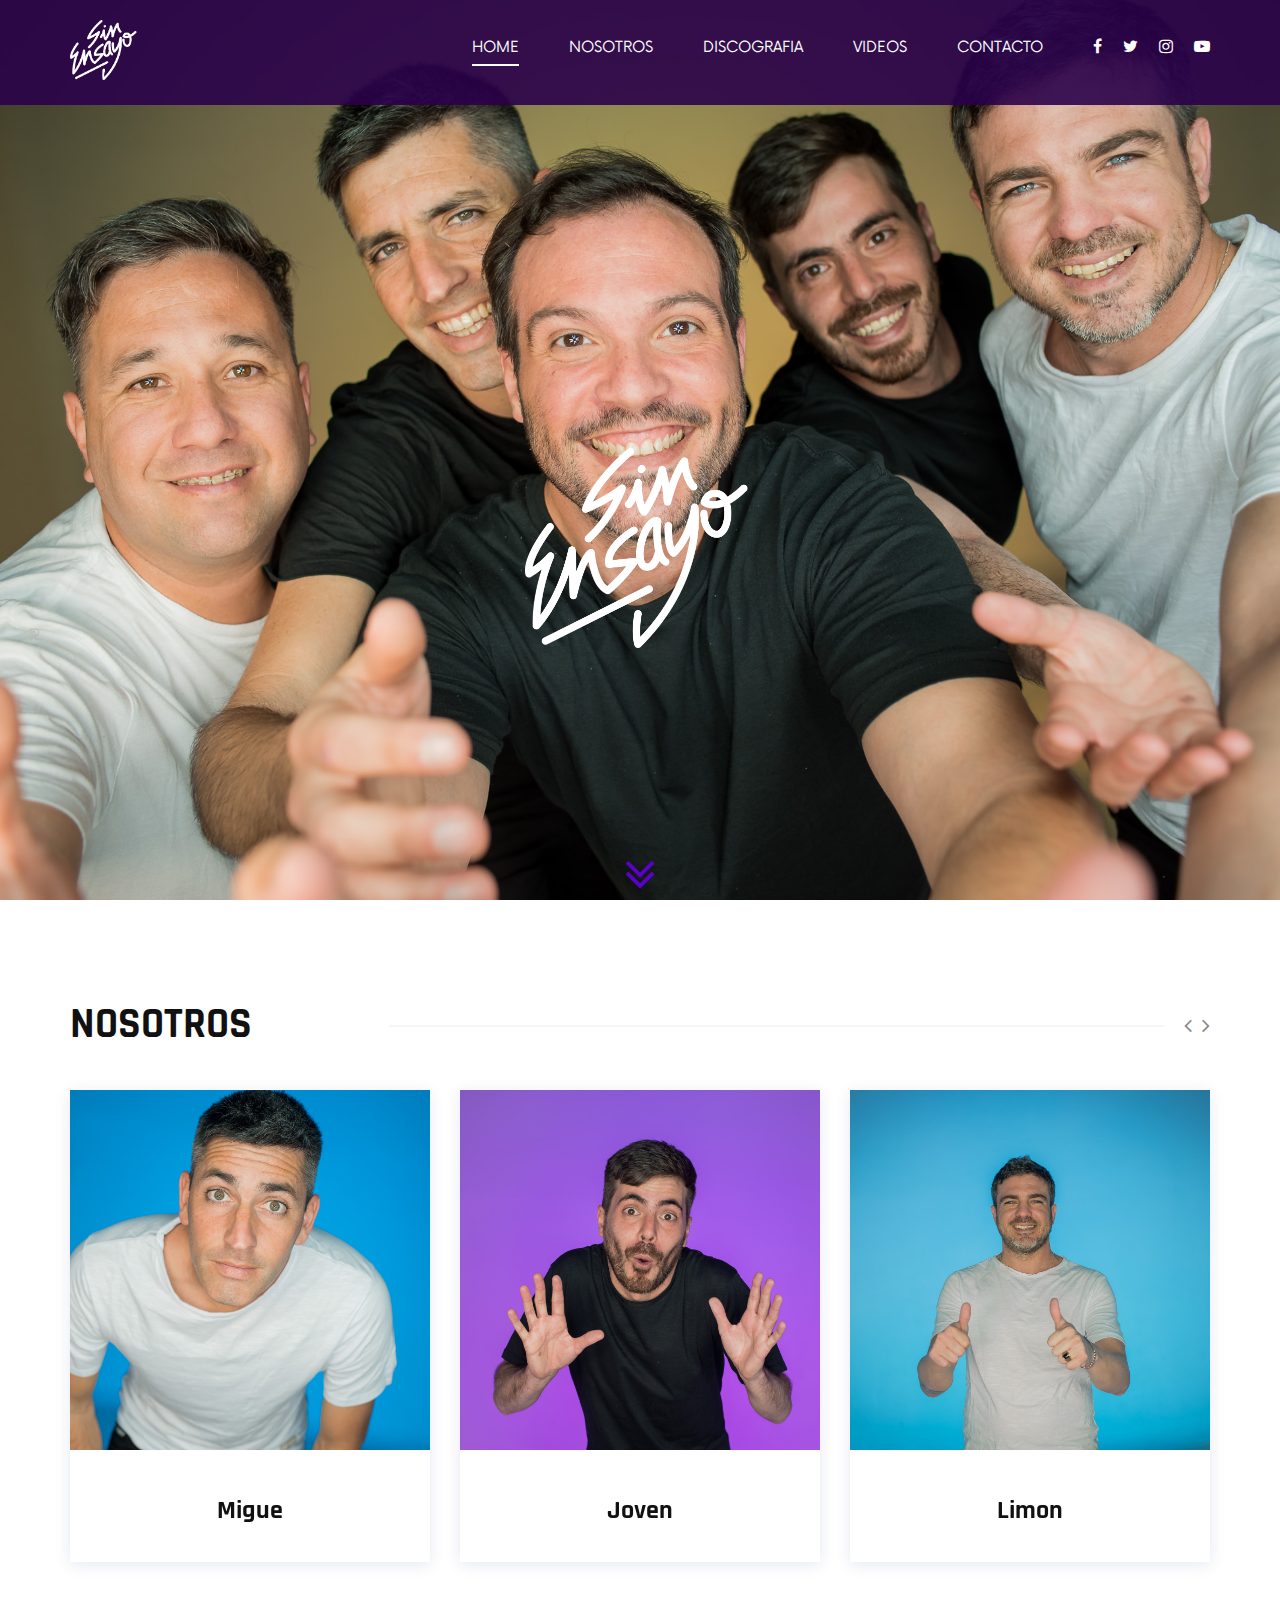
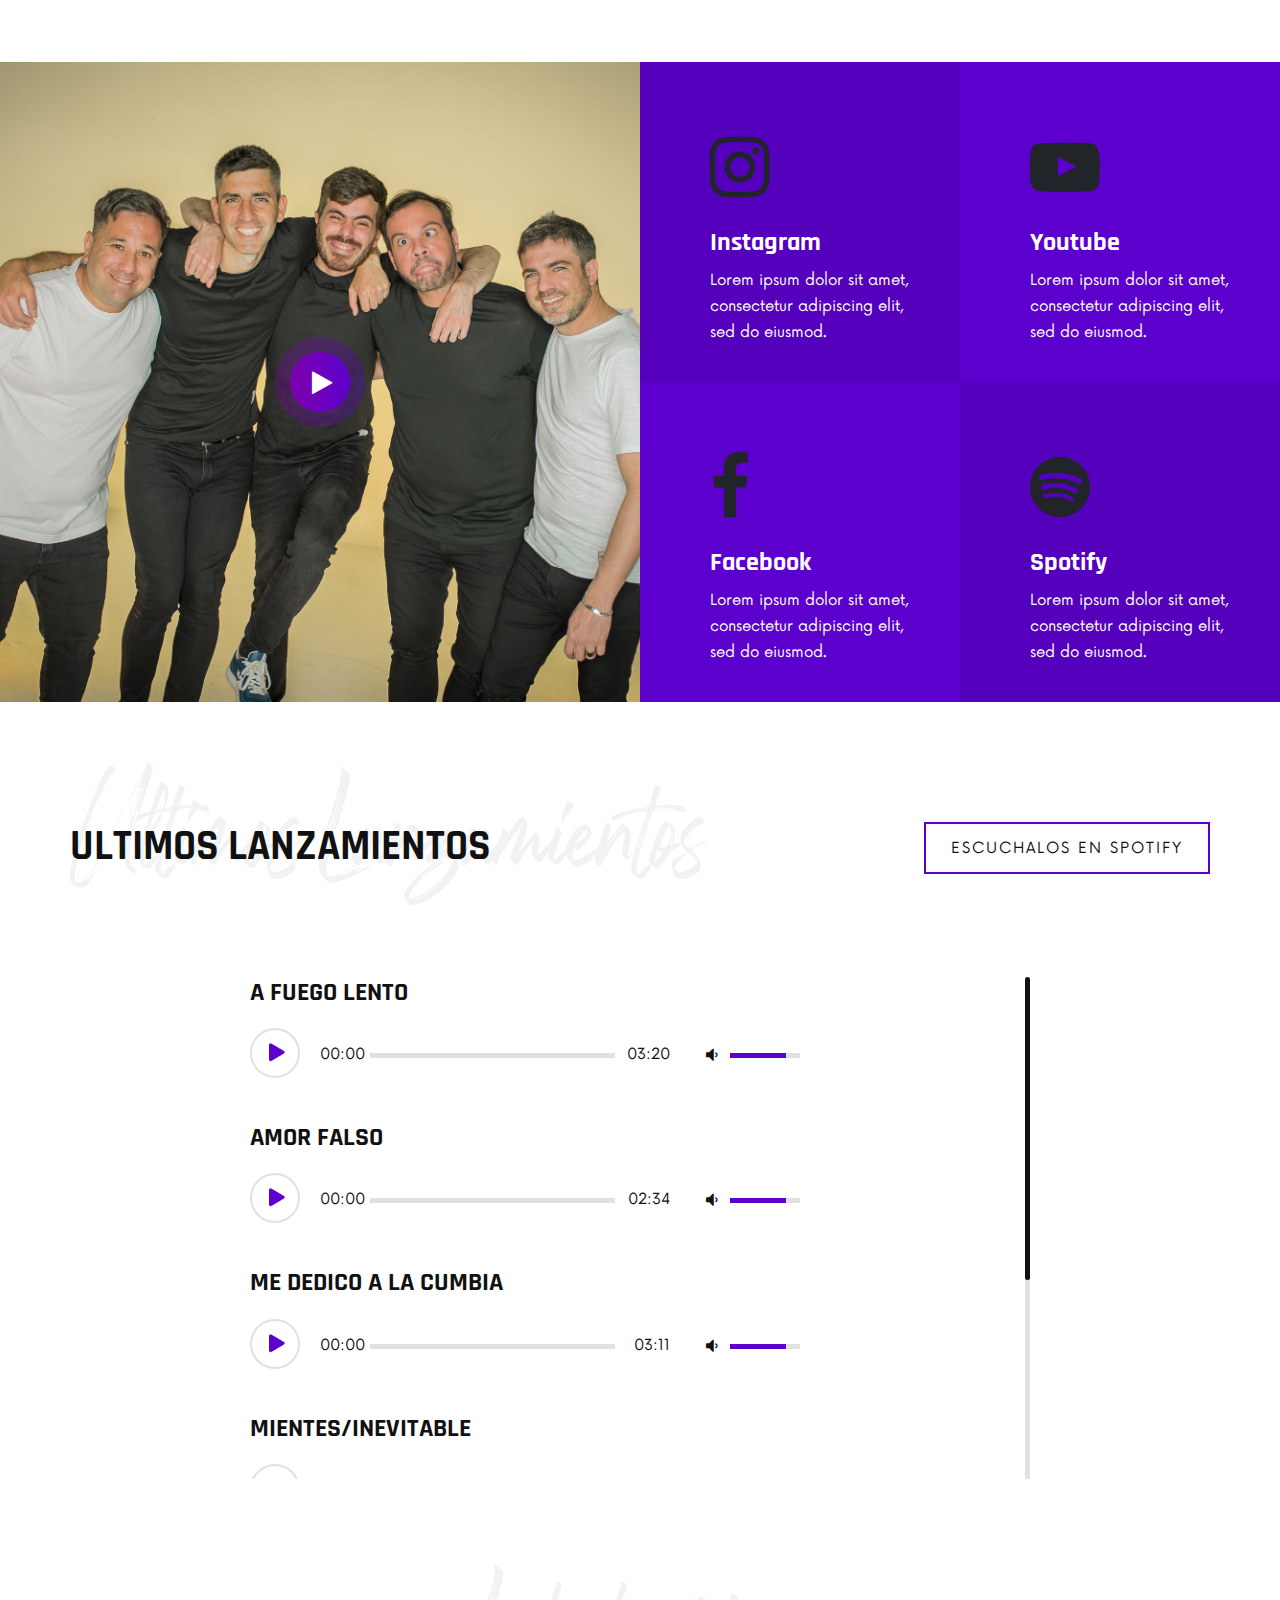
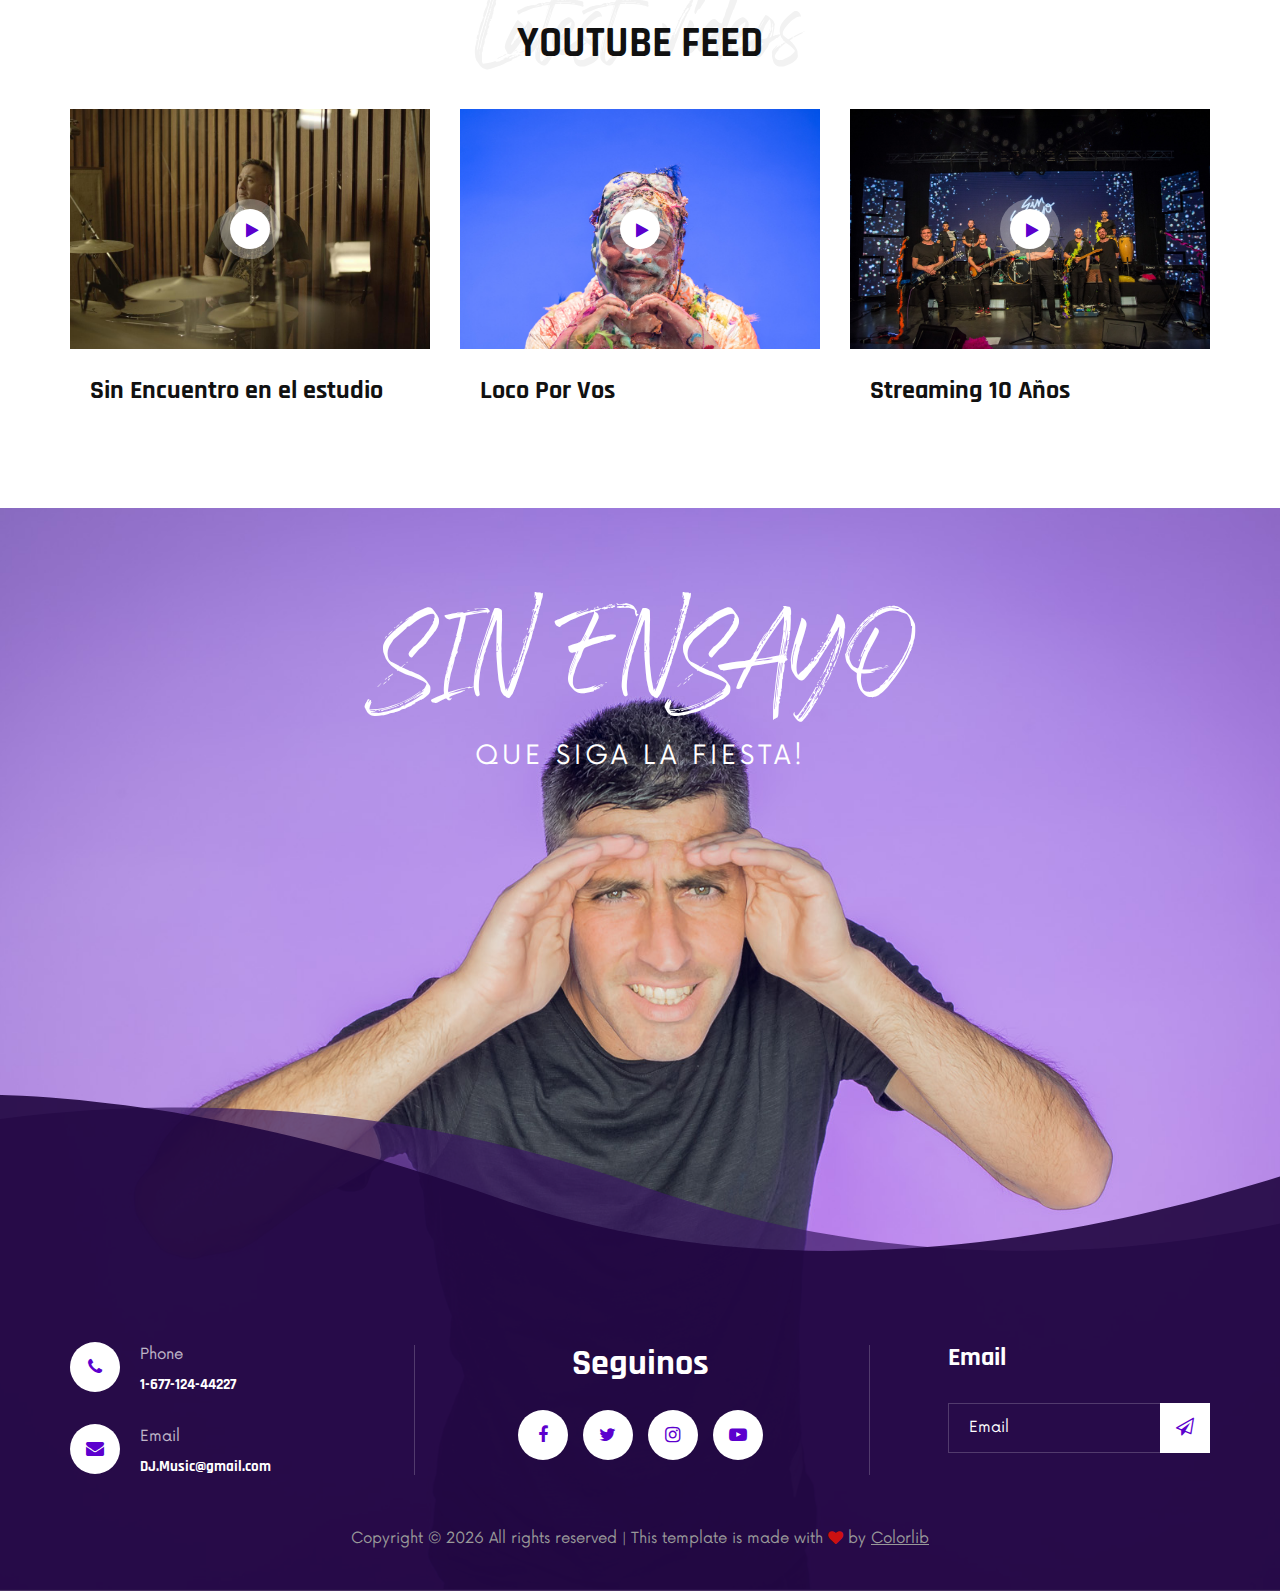
<file: index.html>
<!DOCTYPE html>
<html lang="zxx">

<head>
    <meta charset="UTF-8">
    <meta name="description" content="Sin Ensayo">
    <meta name="keywords" content="DJoz, unica, creative, html">
    <meta name="viewport" content="width=device-width, initial-scale=1.0">
    <meta http-equiv="X-UA-Compatible" content="ie=edge">
    <title>Sin Ensayo</title>

    <!-- Google Font -->
    <link href="https://fonts.googleapis.com/css2?family=Rajdhani:wght@400;500;600;700&display=swap" rel="stylesheet">

    <!-- Css Styles -->
    <link rel="stylesheet" href="css/bootstrap.min.css" type="text/css">
    <link rel="stylesheet" href="css/font-awesome.min.css" type="text/css">
    <link rel="stylesheet" href="css/barfiller.css" type="text/css">
    <link rel="stylesheet" href="css/nowfont.css" type="text/css">
    <link rel="stylesheet" href="css/rockville.css" type="text/css">
    <link rel="stylesheet" href="css/magnific-popup.css" type="text/css">
    <link rel="stylesheet" href="css/owl.carousel.min.css" type="text/css">
    <link rel="stylesheet" href="css/slicknav.min.css" type="text/css">
    <link rel="stylesheet" href="css/style.css" type="text/css">
</head>

<body>
    <!-- Page Preloder -->
    <div id="preloder">
        <div class="loader"></div>
    </div>

    <!-- Header Section Begin -->
    <header class="header">
        <div class="container">
            <div class="row">
                <div class="col-lg-2 col-md-2">
                    <div class="header__logo">
                        <a href="./index.html"><img src="img/fotosSinEnsayo/LOGOTIPO_blanco.png" style="height: 60px;" alt=""></a>
                    </div>
                </div>
                <div class="col-lg-10 col-md-10">
                    <div class="header__nav">
                        <nav class="header__menu mobile-menu">
                            <ul>
                                <li class="active"><a href="./index.html">Home</a></li>
                                <li><a href="./#">Nosotros</a></li>
                                <li><a href="discography.html">Discografia</a></li>
                                <li><a href="./#">Videos</a></li>
                                <li><a href="./#">Contacto</a></li>
                            </ul>
                        </nav>
                        <div class="header__right__social">
                            <a href="#"><i class="fa fa-facebook"></i></a>
                            <a href="#"><i class="fa fa-twitter"></i></a>
                            <a href="#"><i class="fa fa-instagram"></i></a>
                            <a href="#"><i class="fa fa-youtube-play"></i></a>
                        </div>
                    </div>
                </div>
            </div>
            <div id="mobile-menu-wrap"></div>
        </div>
    </header>
    <!-- Header Section End -->

    <!-- Hero Section Begin -->
    <section class="hero spad set-bg" data-setbg="img/fotosSinEnsayo/DSC_3144.jpg" style="height: 100%;">
        <div class="container">
            <div class="row">
                <div class="col-lg-12">
                    <div class="hero__text">
                        <img class="mt-5" src="img/fotosSinEnsayo/LOGOTIPO_blanco.png" style="height: 200px;" alt="">
                    </div>
                </div>
            </div>
        </div>
        <div class="linear__icon">
            <i class="fa fa-angle-double-down"></i>
        </div>
    </section>
    <!-- Hero Section End -->

    <!-- Event Section Begin -->
    <section class="event spad">
        <div class="container">
            <div class="row">
                <div class="col-lg-12">
                    <div class="section-title">
                        <h2>Nosotros</h2>
                    </div>
                </div>
            </div>
            <div class="row">
                <div class="event__slider owl-carousel">
                    <div class="col-lg-4">
                        <div class="event__item">
                            <div class="event__item__pic set-bg" data-setbg="img/fotosSinEnsayo/DSC_3120.jpg">
                            </div>
                            <div class="event__item__text">
                                <h4>Migue</h4>
                            </div>
                        </div>
                    </div>

                    <div class="col-lg-4">
                        <div class="event__item">
                            <div class="event__item__pic set-bg" data-setbg="img/fotosSinEnsayo/DSC_3076.jpg">
                            </div>
                            <div class="event__item__text">
                                <h4>Joven</h4>

                            </div>
                        </div>
                    </div>
                    <div class="col-lg-4">
                        <div class="event__item">
                            <div class="event__item__pic set-bg" data-setbg="img/fotosSinEnsayo/DSC_3096.jpg">

                            </div>
                            <div class="event__item__text">
                                <h4>Limon</h4>

                            </div>
                        </div>
                    </div>
                    <div class="col-lg-4">
                        <div class="event__item">
                            <div class="event__item__pic set-bg" data-setbg="img/fotosSinEnsayo/DSC_3175.jpg">
                                <div class="tag-date">

                                </div>
                            </div>
                            <div class="event__item__text">
                                <h4>Nico</h4>
                            </div>
                        </div>
                    </div>
                    <div class="col-lg-4">
                        <div class="event__item">
                            <div class="event__item__pic set-bg" data-setbg="img/fotosSinEnsayo/DSC_2824.jpg">
                            </div>
                            <div class="event__item__text">
                                <h4>Echi</h4>
                            </div>
                        </div>
                    </div>
                </div>
            </div>
        </div>
    </section>
    <!-- Event Section End -->



    <!-- Services Section Begin -->
    <section class="services">
        <div class="container-fluid">
            <div class="row">
                <div class="col-lg-6 p-0">
                    <div class="services__left set-bg" data-setbg="img/fotosSinEnsayo/DSC_3151.jpg">
                        <a href="https://www.youtube.com/watch?v=JGwWNGJdvx8" class="play-btn video-popup"><i class="fa fa-play"></i></a>
                        <!-- la clase es video-popup-->
                    </div>
                </div>
                <div class="col-lg-6 p-0">
                    <div class="row services__list">
                        <div class="col-lg-6 p-0 order-lg-1 col-md-6 order-md-1">
                            <div class="service__item deep-bg">
                                <i class="fa fa-instagram" style="font-size: 70px;"></i>
                                <h4>Instagram</h4>
                                <p>Lorem ipsum dolor sit amet, consectetur adipiscing elit, sed do eiusmod.</p>
                            </div>
                        </div>
                        <div class="col-lg-6 p-0 order-lg-2 col-md-6 order-md-2">
                            <div class="service__item">
                                <i class="fa fa-youtube-play" style="font-size: 70px;"></i>
                                <h4>Youtube</h4>
                                <p>Lorem ipsum dolor sit amet, consectetur adipiscing elit, sed do eiusmod.</p>
                            </div>
                        </div>
                        <div class="col-lg-6 p-0 order-lg-4 col-md-6 order-md-4">
                            <div class="service__item deep-bg">
                                <i class="fa fa-spotify" style="font-size: 70px;"></i>
                                <h4>Spotify</h4>
                                <p>Lorem ipsum dolor sit amet, consectetur adipiscing elit, sed do eiusmod.</p>
                            </div>
                        </div>
                        <div class="col-lg-6 p-0 order-lg-3 col-md-6 order-md-3">
                            <div class="service__item">
                                <i class="fa fa-facebook" style="font-size: 70px;"></i>
                                <h4>Facebook</h4>
                                <p>Lorem ipsum dolor sit amet, consectetur adipiscing elit, sed do eiusmod.</p>
                            </div>
                        </div>
                    </div>
                </div>
            </div>
        </div>
    </section>
    <!-- Services Section End -->

    <!-- Track Section Begin -->
    <section class="track spad">
        <div class="container">
            <div class="row">
                <div class="col-lg-7">
                    <div class="section-title">
                        <h2>Ultimos Lanzamientos</h2>
                        <h1>Ultimos Lanzamientos</h1>
                    </div>
                </div>
                <div class="col-lg-5">
                    <div class="track__all">
                        <a href="#" class="primary-btn border-btn">Escuchalos en Spotify</a>
                    </div>
                </div>
            </div>
            <div class="row" style="place-content: center;">
                <div class="col-lg-8 p-0">
                    <div class="track__content nice-scroll">
                        <div class="single_player_container">
                            <h4>A fuego lento</h4>
                            <div class="jp-jplayer jplayer" data-ancestor=".jp_container_1" data-url="music-files/A fuego lento.mp3"></div>
                            <div class="jp-audio jp_container_1" role="application" aria-label="media player">
                                <div class="jp-gui jp-interface">
                                    <!-- Player Controls -->
                                    <div class="player_controls_box">
                                        <button class="jp-play player_button" tabindex="0"></button>
                                    </div>
                                    <!-- Progress Bar -->
                                    <div class="player_bars">
                                        <div class="jp-progress">
                                            <div class="jp-seek-bar">
                                                <div>
                                                    <div class="jp-play-bar">
                                                        <div class="jp-current-time" role="timer" aria-label="time">0:00
                                                        </div>
                                                    </div>
                                                </div>
                                            </div>
                                        </div>
                                        <div class="jp-duration ml-auto" role="timer" aria-label="duration">00:00</div>
                                    </div>
                                    <!-- Volume Controls -->
                                    <div class="jp-volume-controls">
                                        <button class="jp-mute" tabindex="0"><i
                                                class="fa fa-volume-down"></i></button>
                                        <div class="jp-volume-bar">
                                            <div class="jp-volume-bar-value" style="width: 0%;"></div>
                                        </div>
                                    </div>
                                </div>
                            </div>
                        </div>
                        <div class="single_player_container">
                            <h4>Amor Falso</h4>
                            <div class="jp-jplayer jplayer" data-ancestor=".jp_container_2" data-url="music-files/Amor Falso.mp3"></div>
                            <div class="jp-audio jp_container_2" role="application" aria-label="media player">
                                <div class="jp-gui jp-interface">
                                    <!-- Player Controls -->
                                    <div class="player_controls_box">
                                        <button class="jp-play player_button" tabindex="0"></button>
                                    </div>
                                    <!-- Progress Bar -->
                                    <div class="player_bars">
                                        <div class="jp-progress">
                                            <div class="jp-seek-bar">
                                                <div>
                                                    <div class="jp-play-bar">
                                                        <div class="jp-current-time" role="timer" aria-label="time">0:00
                                                        </div>
                                                    </div>
                                                </div>
                                            </div>
                                        </div>
                                        <div class="jp-duration ml-auto" role="timer" aria-label="duration">00:00</div>
                                    </div>
                                    <!-- Volume Controls -->
                                    <div class="jp-volume-controls">
                                        <button class="jp-mute" tabindex="0"><i
                                                class="fa fa-volume-down"></i></button>
                                        <div class="jp-volume-bar">
                                            <div class="jp-volume-bar-value" style="width: 0%;"></div>
                                        </div>
                                    </div>
                                </div>
                            </div>
                        </div>
                        <div class="single_player_container">
                            <h4>Me dedico a la cumbia</h4>
                            <div class="jp-jplayer jplayer" data-ancestor=".jp_container_3" data-url="music-files/Me dedico a la cumbia.mp3"></div>
                            <div class="jp-audio jp_container_3" role="application" aria-label="media player">
                                <div class="jp-gui jp-interface">
                                    <!-- Player Controls -->
                                    <div class="player_controls_box">
                                        <button class="jp-play player_button" tabindex="0"></button>
                                    </div>
                                    <!-- Progress Bar -->
                                    <div class="player_bars">
                                        <div class="jp-progress">
                                            <div class="jp-seek-bar">
                                                <div>
                                                    <div class="jp-play-bar">
                                                        <div class="jp-current-time" role="timer" aria-label="time">0:00
                                                        </div>
                                                    </div>
                                                </div>
                                            </div>
                                        </div>
                                        <div class="jp-duration ml-auto" role="timer" aria-label="duration">00:00</div>
                                    </div>
                                    <!-- Volume Controls -->
                                    <div class="jp-volume-controls">
                                        <button class="jp-mute" tabindex="0"><i
                                                class="fa fa-volume-down"></i></button>
                                        <div class="jp-volume-bar">
                                            <div class="jp-volume-bar-value" style="width: 0%;"></div>
                                        </div>
                                    </div>
                                </div>
                            </div>
                        </div>
                        <div class="single_player_container">
                            <h4>Mientes/Inevitable</h4>
                            <div class="jp-jplayer jplayer" data-ancestor=".jp_container_4" data-url="music-files/Mientes.mp3"></div>
                            <div class="jp-audio jp_container_4" role="application" aria-label="media player">
                                <div class="jp-gui jp-interface">
                                    <!-- Player Controls -->
                                    <div class="player_controls_box">
                                        <button class="jp-play player_button" tabindex="0"></button>
                                    </div>
                                    <!-- Progress Bar -->
                                    <div class="player_bars">
                                        <div class="jp-progress">
                                            <div class="jp-seek-bar">
                                                <div>
                                                    <div class="jp-play-bar">
                                                        <div class="jp-current-time" role="timer" aria-label="time">0:00
                                                        </div>
                                                    </div>
                                                </div>
                                            </div>
                                        </div>
                                        <div class="jp-duration ml-auto" role="timer" aria-label="duration">00:00</div>
                                    </div>
                                    <!-- Volume Controls -->
                                    <div class="jp-volume-controls">
                                        <button class="jp-mute" tabindex="0"><i
                                                class="fa fa-volume-down"></i></button>
                                        <div class="jp-volume-bar">
                                            <div class="jp-volume-bar-value" style="width: 0%;"></div>
                                        </div>
                                    </div>
                                </div>
                            </div>
                        </div>
                        <div class="single_player_container">
                            <h4>No me olvides</h4>
                            <div class="jp-jplayer jplayer" data-ancestor=".jp_container_5" data-url="music-files/No me olvides.mp3"></div>
                            <div class="jp-audio jp_container_5" role="application" aria-label="media player">
                                <div class="jp-gui jp-interface">
                                    <!-- Player Controls -->
                                    <div class="player_controls_box">
                                        <button class="jp-play player_button" tabindex="0"></button>
                                    </div>
                                    <!-- Progress Bar -->
                                    <div class="player_bars">
                                        <div class="jp-progress">
                                            <div class="jp-seek-bar">
                                                <div>
                                                    <div class="jp-play-bar">
                                                        <div class="jp-current-time" role="timer" aria-label="time">0:00
                                                        </div>
                                                    </div>
                                                </div>
                                            </div>
                                        </div>
                                        <div class="jp-duration ml-auto" role="timer" aria-label="duration">00:00</div>
                                    </div>
                                    <!-- Volume Controls -->
                                    <div class="jp-volume-controls">
                                        <button class="jp-mute" tabindex="0"><i
                                                class="fa fa-volume-down"></i></button>
                                        <div class="jp-volume-bar">
                                            <div class="jp-volume-bar-value" style="width: 0%;"></div>
                                        </div>
                                    </div>
                                </div>
                            </div>
                        </div>
                        <div class="single_player_container">
                            <h4>Toda la noche</h4>
                            <div class="jp-jplayer jplayer" data-ancestor=".jp_container_6" data-url="music-files/Toda la noche.mp3"></div>
                            <div class="jp-audio jp_container_6" role="application" aria-label="media player">
                                <div class="jp-gui jp-interface">
                                    <!-- Player Controls -->
                                    <div class="player_controls_box">
                                        <button class="jp-play player_button" tabindex="0"></button>
                                    </div>
                                    <!-- Progress Bar -->
                                    <div class="player_bars">
                                        <div class="jp-progress">
                                            <div class="jp-seek-bar">
                                                <div>
                                                    <div class="jp-play-bar">
                                                        <div class="jp-current-time" role="timer" aria-label="time">0:00
                                                        </div>
                                                    </div>
                                                </div>
                                            </div>
                                        </div>
                                        <div class="jp-duration ml-auto" role="timer" aria-label="duration">00:00</div>
                                    </div>
                                    <!-- Volume Controls -->
                                    <div class="jp-volume-controls">
                                        <button class="jp-mute" tabindex="0"><i
                                                class="fa fa-volume-down"></i></button>
                                        <div class="jp-volume-bar">
                                            <div class="jp-volume-bar-value" style="width: 0%;"></div>
                                        </div>
                                    </div>
                                </div>
                            </div>
                        </div>
                    </div>
                </div>
            </div>
        </div>
    </section>
    <!-- Track Section End -->

    <!-- Youtube Section Begin -->
    <section class="youtube spad">
        <div class="container">
            <div class="row">
                <div class="col-lg-12">
                    <div class="section-title">
                        <h2>Youtube feed</h2>
                        <h1>Latest videos</h1>
                    </div>
                </div>
            </div>
            <div class="row">
                <div class="col-lg-4 col-md-6 col-sm-6">
                    <div class="youtube__item">
                        <div class="youtube__item__pic set-bg" data-setbg="img/fotosSinEnsayo/nicoION.jpg">
                            <a href="https://www.youtube.com/watch?v=IDn1FL0Df2s&ab_channel=SinEnsayo-QueSigaLaFiesta" class="play-btn"><i class="fa fa-play"></i></a>
                        </div>
                        <div class="youtube__item__text">
                            <h4>Sin Encuentro en el estudio</h4>
                        </div>
                    </div>
                </div>
                <div class="col-lg-4 col-md-6 col-sm-6">
                    <div class="youtube__item">
                        <div class="youtube__item__pic set-bg" data-setbg="img/fotosSinEnsayo/ezeVideo.jpg">
                            <a href="https://www.youtube.com/watch?v=LoNuu1i-8BU&ab_channel=SinEnsayo-QueSigaLaFiesta" class="play-btn"><i class="fa fa-play"></i></a>
                        </div>
                        <div class="youtube__item__text">
                            <h4>Loco Por Vos</h4>
                        </div>
                    </div>
                </div>
                <div class="col-lg-4 col-md-6 col-sm-6">
                    <div class="youtube__item">
                        <div class="youtube__item__pic set-bg" data-setbg="img/fotosSinEnsayo/10años.jpg">
                            <a href="https://www.youtube.com/watch?v=lGCxhGs8BWc&ab_channel=SinEnsayo-QueSigaLaFiesta" class="play-btn"><i class="fa fa-play"></i></a>
                        </div>
                        <div class="youtube__item__text">
                            <h4>Streaming 10 Años</h4>
                        </div>
                    </div>
                </div>
            </div>
        </div>
    </section>
    <!-- Youtube Section End -->

    <!-- Countdown Section Begin -->
    <section class="countdown spad set-bg" data-setbg="img/fotosSinEnsayo/DSC_2768.jpg">
        <div class="container">
            <div class="row">
                <div class="col-lg-12">
                    <div class="countdown__text">
                        <h1>SIN ENSAYO</h1>
                        <h4>QUE SIGA LA FIESTA!</h4>
                    </div>


                </div>
            </div>
        </div>
    </section>
    <!-- Countdown Section End -->

    <!-- Footer Section Begin -->
    <footer class="footer spad set-bg" data-setbg="img/footer-bg.png">
        <div class="container">
            <div class="row">
                <div class="col-lg-3 col-md-6">
                    <div class="footer__address">
                        <ul>
                            <li>
                                <i class="fa fa-phone"></i>
                                <p>Phone</p>
                                <h6>1-677-124-44227</h6>
                            </li>
                            <li>
                                <i class="fa fa-envelope"></i>
                                <p>Email</p>
                                <h6>DJ.Music@gmail.com</h6>
                            </li>
                        </ul>
                    </div>
                </div>
                <div class="col-lg-4 offset-lg-1 col-md-6">
                    <div class="footer__social">
                        <h2>Seguinos</h2>
                        <div class="footer__social__links">
                            <a href="#"><i class="fa fa-facebook"></i></a>
                            <a href="#"><i class="fa fa-twitter"></i></a>
                            <a href="#"><i class="fa fa-instagram"></i></a>
                            <a href="#"><i class="fa fa-youtube-play"></i></a>
                        </div>
                    </div>
                </div>
                <div class="col-lg-3 offset-lg-1 col-md-6">
                    <div class="footer__newslatter">
                        <h4>Email</h4>
                        <form action="#">
                            <input type="text" placeholder="Email">
                            <button type="submit"><i class="fa fa-send-o"></i></button>
                        </form>
                    </div>
                </div>
            </div>
            <!-- Link back to Colorlib can't be removed. Template is licensed under CC BY 3.0. -->
            <div class="footer__copyright__text">
                <p>Copyright &copy;
                    <script>
                        document.write(new Date().getFullYear());
                    </script> All rights reserved | This template is made with <i class="fa fa-heart" aria-hidden="true"></i> by <a href="https://colorlib.com" target="_blank">Colorlib</a></p>
            </div>
            <!-- Link back to Colorlib can't be removed. Template is licensed under CC BY 3.0. -->
        </div>
    </footer>
    <!-- Footer Section End -->

    <!-- Js Plugins -->
    <script src="js/jquery-3.3.1.min.js"></script>
    <script src="js/bootstrap.min.js"></script>
    <script src="js/jquery.magnific-popup.min.js"></script>
    <script src="js/jquery.nicescroll.min.js"></script>
    <script src="js/jquery.barfiller.js"></script>
    <script src="js/jquery.countdown.min.js"></script>
    <script src="js/jquery.slicknav.js"></script>
    <script src="js/owl.carousel.min.js"></script>
    <script src="js/main.js"></script>

    <!-- Music Plugin -->
    <script src="js/jquery.jplayer.min.js"></script>
    <script src="js/jplayerInit.js"></script>
</body>

</html>
</file>
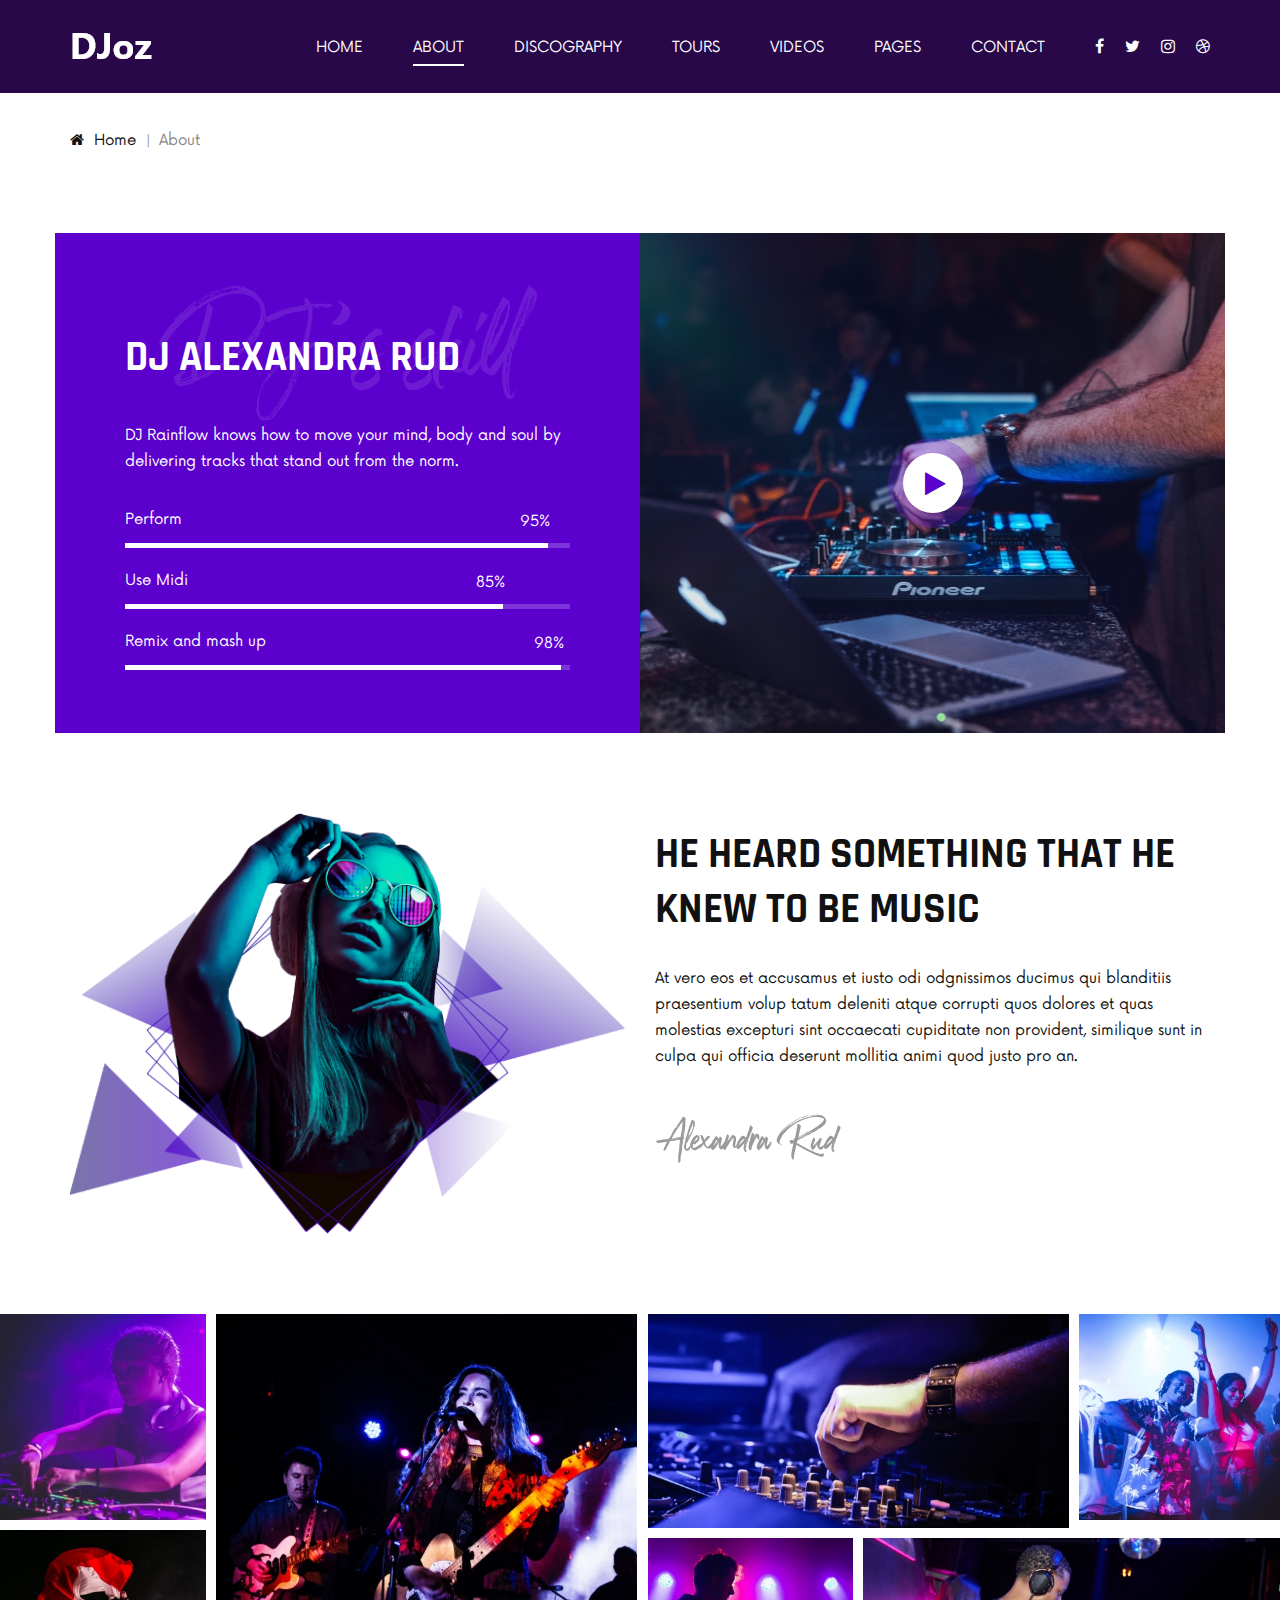
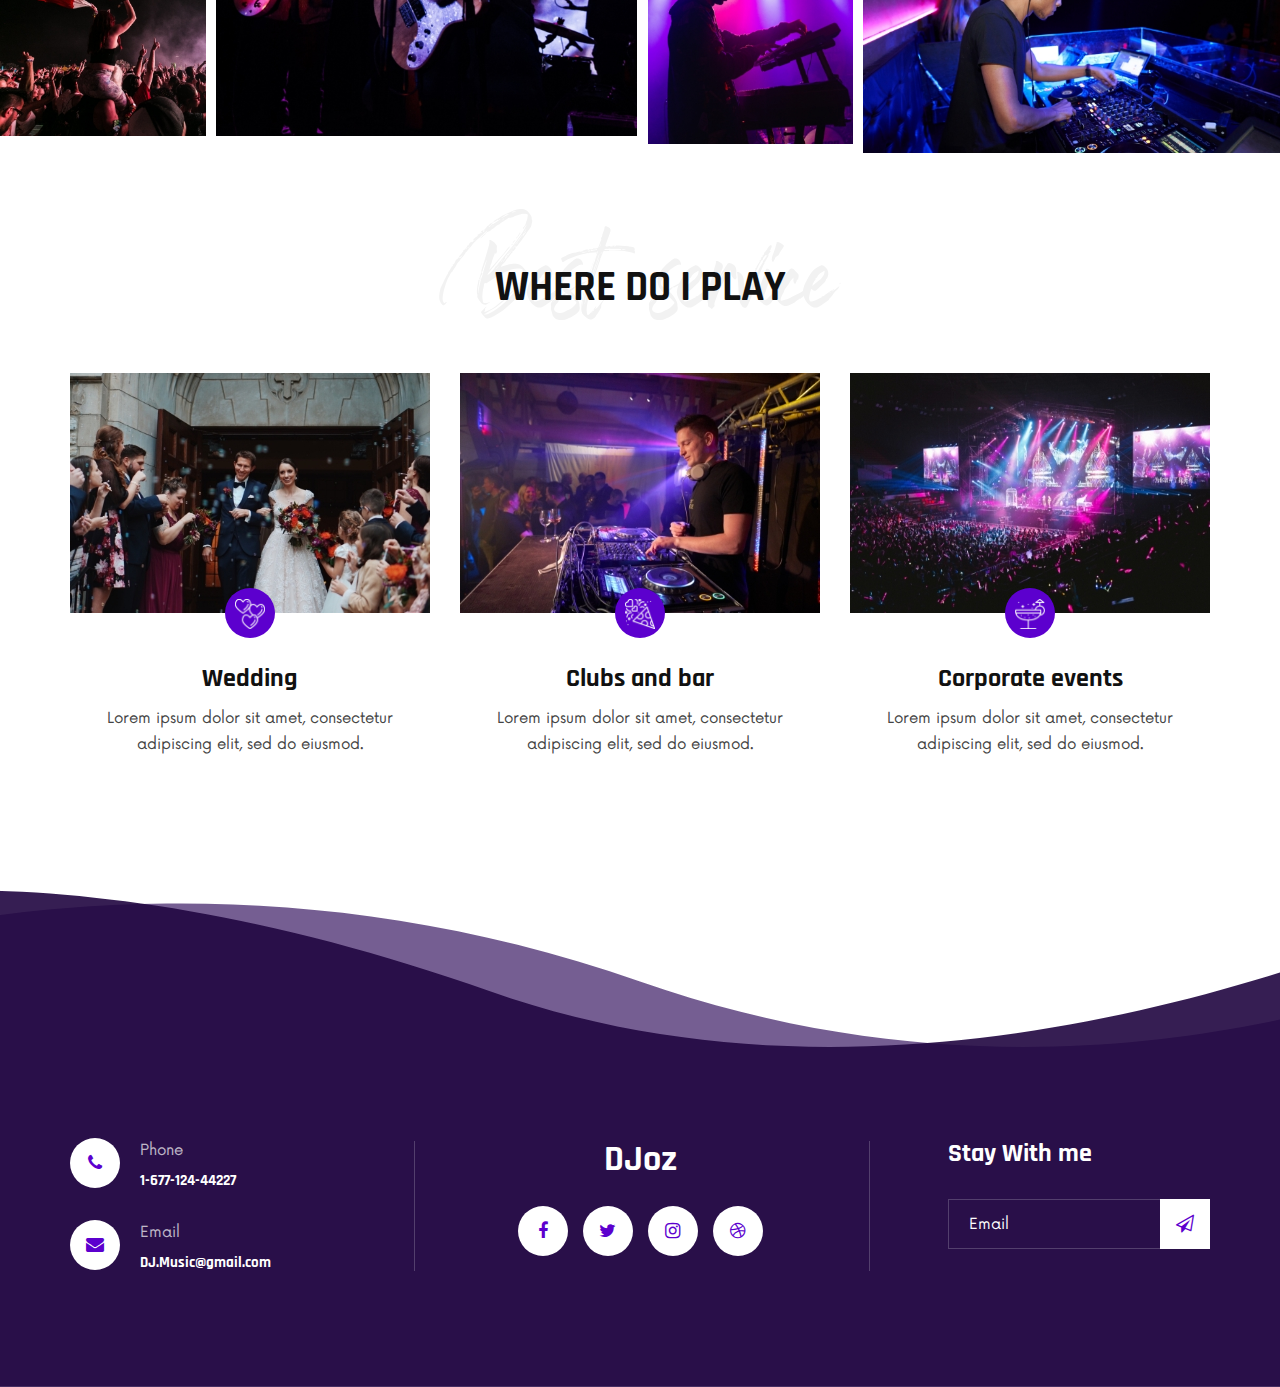
<file: about.html>
<!DOCTYPE html>
<html lang="zxx">

<head>
    <meta charset="UTF-8">
    <meta name="description" content="DJoz Template">
    <meta name="keywords" content="DJoz, unica, creative, html">
    <meta name="viewport" content="width=device-width, initial-scale=1.0">
    <meta http-equiv="X-UA-Compatible" content="ie=edge">
    <title>DJoz | Template</title>

    <!-- Google Font -->
    <link href="https://fonts.googleapis.com/css2?family=Rajdhani:wght@400;500;600;700&display=swap" rel="stylesheet">

    <!-- Css Styles -->
    <link rel="stylesheet" href="css/bootstrap.min.css" type="text/css">
    <link rel="stylesheet" href="css/font-awesome.min.css" type="text/css">
    <link rel="stylesheet" href="css/barfiller.css" type="text/css">
    <link rel="stylesheet" href="css/nowfont.css" type="text/css">
    <link rel="stylesheet" href="css/rockville.css" type="text/css">
    <link rel="stylesheet" href="css/magnific-popup.css" type="text/css">
    <link rel="stylesheet" href="css/owl.carousel.min.css" type="text/css">
    <link rel="stylesheet" href="css/slicknav.min.css" type="text/css">
    <link rel="stylesheet" href="css/style.css" type="text/css">
</head>

<body>
    <!-- Page Preloder -->
    <div id="preloder">
        <div class="loader"></div>
    </div>

    <!-- Header Section Begin -->
    <header class="header header--normal">
        <div class="container">
            <div class="row">
                <div class="col-lg-2 col-md-2">
                    <div class="header__logo">
                        <a href="./index.html"><img src="img/logo.png" alt=""></a>
                    </div>
                </div>
                <div class="col-lg-10 col-md-10">
                    <div class="header__nav">
                        <nav class="header__menu mobile-menu">
                            <ul>
                                <li><a href="./index.html">Home</a></li>
                                <li class="active"><a href="./about.html">About</a></li>
                                <li><a href="./discography.html">Discography</a></li>
                                <li><a href="./tours.html">Tours</a></li>
                                <li><a href="./videos.html">Videos</a></li>
                                <li><a href="#">Pages</a>
                                    <ul class="dropdown">
                                        <li><a href="./about.html">About</a></li>
                                        <li><a href="./blog.html">Blog</a></li>
                                        <li><a href="./blog-details.html">Blog Details</a></li>
                                    </ul>
                                </li>
                                <li><a href="./contact.html">Contact</a></li>
                            </ul>
                        </nav>
                        <div class="header__right__social">
                            <a href="#"><i class="fa fa-facebook"></i></a>
                            <a href="#"><i class="fa fa-twitter"></i></a>
                            <a href="#"><i class="fa fa-instagram"></i></a>
                            <a href="#"><i class="fa fa-dribbble"></i></a>
                        </div>
                    </div>
                </div>
            </div>
            <div id="mobile-menu-wrap"></div>
        </div>
    </header>
    <!-- Header Section End -->

    <!-- Breadcrumb Begin -->
    <div class="breadcrumb-option">
        <div class="container">
            <div class="row">
                <div class="col-lg-12">
                    <div class="breadcrumb__links">
                        <a href="#"><i class="fa fa-home"></i> Home</a>
                        <span>About</span>
                    </div>
                </div>
            </div>
        </div>
    </div>
    <!-- Breadcrumb End -->

    <!-- Skills Section Begin -->
    <section class="skills spad">
        <div class="container">
            <div class="row">
                <div class="col-lg-6 p-0">
                    <div class="skills__content">
                        <div class="section-title">
                            <h2>DJ Alexandra Rud</h2>
                            <h1>DJ’s skill</h1>
                        </div>
                        <p>DJ Rainflow knows how to move your mind, body and soul by delivering tracks that stand out from the norm.</p>
                        <div class="skill__bar__item">
                            <p>Perform</p>
                            <div id="bar1" class="barfiller">
                                <span class="tip"></span>
                                <span class="fill" data-percentage="95"></span>
                            </div>
                        </div>
                        <div class="skill__bar__item">
                            <p>Use Midi</p>
                            <div id="bar2" class="barfiller">
                                <span class="tip"></span>
                                <span class="fill" data-percentage="85"></span>
                            </div>
                        </div>
                        <div class="skill__bar__item">
                            <p>Remix and mash up</p>
                            <div id="bar3" class="barfiller">
                                <span class="tip"></span>
                                <span class="fill" data-percentage="98"></span>
                            </div>
                        </div>
                    </div>
                </div>
                <div class="col-lg-6 p-0">
                    <div class="skills__video set-bg" data-setbg="img/skill-video.jpg">
                        <a href="https://www.youtube.com/watch?v=S19UcWdOA-I?autoplay=1" class="play-btn video-popup"><i class="fa fa-play"></i></a>
                    </div>
                </div>
            </div>
        </div>
    </section>
    <!-- Skills Section End -->

    <!-- About Section Begin -->
    <section class="about about--page spad">
        <div class="container">
            <div class="row">
                <div class="col-lg-6">
                    <div class="about__pic">
                        <img src="img/about/about.png" alt="">
                    </div>
                </div>
                <div class="col-lg-6">
                    <div class="about__text">
                        <div class="section-title">
                            <h2>He heard something that he knew to be music</h2>
                        </div>
                        <p>At vero eos et accusamus et iusto odi odgnissimos ducimus qui blanditiis praesentium volup tatum deleniti atque corrupti quos dolores et quas molestias excepturi sint occaecati cupiditate non provident, similique sunt in culpa
                            qui officia deserunt mollitia animi quod justo pro an.</p>
                        <img src="img/about/signature.png" alt="">
                    </div>
                </div>
            </div>
        </div>
    </section>
    <!-- About Section End -->

    <!-- About Pic Begin -->
    <div class="about-pic">
        <div class="container-fluid">
            <div class="row">
                <div class="col-lg-6">
                    <div class="row">
                        <div class="col-lg-4 col-md-4 col-sm-4 p-0">
                            <img src="img/about/ap-1.jpg" alt="">
                            <img src="img/about/ap-2.jpg" alt="">
                        </div>
                        <div class="col-lg-8 col-md-8 col-sm-8 p-0">
                            <img src="img/about/ap-3.jpg" alt="">
                        </div>
                    </div>
                </div>
                <div class="col-lg-6">
                    <div class="row">
                        <div class="col-lg-8 col-md-8 col-sm-8 p-0">
                            <img src="img/about/ap-4.jpg" alt="">
                        </div>
                        <div class="col-lg-4 col-md-4 col-sm-4 p-0">
                            <img src="img/about/ap-5.jpg" alt="">
                        </div>
                        <div class="col-lg-4 col-md-4 col-sm-4 p-0">
                            <img src="img/about/ap-6.jpg" alt="">
                        </div>
                        <div class="col-lg-8 col-md-8 col-sm-8 p-0">
                            <img src="img/about/ap-7.jpg" alt="">
                        </div>
                    </div>
                </div>
            </div>
        </div>
    </div>
    <!-- About Pic End -->

    <!-- About Services Section Begin -->
    <section class="about-services spad">
        <div class="container">
            <div class="row">
                <div class="col-lg-12">
                    <div class="section-title center-title">
                        <h2>WHERE DO I PLAY</h2>
                        <h1>Best service</h1>
                    </div>
                </div>
            </div>
            <div class="row">
                <div class="col-lg-4 col-md-6 col-sm-6">
                    <div class="about__services__item">
                        <div class="about__services__item__pic set-bg" data-setbg="img/services/as-1.jpg">
                            <div class="icon">
                                <img src="img/services/as-icon-1.png" alt="">
                            </div>
                        </div>
                        <div class="about__services__item__text">
                            <h4>Wedding</h4>
                            <p>Lorem ipsum dolor sit amet, consectetur adipiscing elit, sed do eiusmod.</p>
                        </div>
                    </div>
                </div>
                <div class="col-lg-4 col-md-6 col-sm-6">
                    <div class="about__services__item">
                        <div class="about__services__item__pic set-bg" data-setbg="img/services/as-2.jpg">
                            <div class="icon">
                                <img src="img/services/as-icon-2.png" alt="">
                            </div>
                        </div>
                        <div class="about__services__item__text">
                            <h4>Clubs and bar</h4>
                            <p>Lorem ipsum dolor sit amet, consectetur adipiscing elit, sed do eiusmod.</p>
                        </div>
                    </div>
                </div>
                <div class="col-lg-4 col-md-6 col-sm-6">
                    <div class="about__services__item">
                        <div class="about__services__item__pic set-bg" data-setbg="img/services/as-3.jpg">
                            <div class="icon">
                                <img src="img/services/as-icon-3.png" alt="">
                            </div>
                        </div>
                        <div class="about__services__item__text">
                            <h4>Corporate events</h4>
                            <p>Lorem ipsum dolor sit amet, consectetur adipiscing elit, sed do eiusmod.</p>
                        </div>
                    </div>
                </div>
            </div>
        </div>
    </section>
    <!-- About Services Section End -->

    <!-- Footer Section Begin -->
    <footer class="footer footer--normal spad set-bg" data-setbg="img/footer-bg.png">
        <div class="container">
            <div class="row">
                <div class="col-lg-3 col-md-6">
                    <div class="footer__address">
                        <ul>
                            <li>
                                <i class="fa fa-phone"></i>
                                <p>Phone</p>
                                <h6>1-677-124-44227</h6>
                            </li>
                            <li>
                                <i class="fa fa-envelope"></i>
                                <p>Email</p>
                                <h6>DJ.Music@gmail.com</h6>
                            </li>
                        </ul>
                    </div>
                </div>
                <div class="col-lg-4 offset-lg-1 col-md-6">
                    <div class="footer__social">
                        <h2>DJoz</h2>
                        <div class="footer__social__links">
                            <a href="#"><i class="fa fa-facebook"></i></a>
                            <a href="#"><i class="fa fa-twitter"></i></a>
                            <a href="#"><i class="fa fa-instagram"></i></a>
                            <a href="#"><i class="fa fa-dribbble"></i></a>
                        </div>
                    </div>
                </div>
                <div class="col-lg-3 offset-lg-1 col-md-6">
                    <div class="footer__newslatter">
                        <h4>Stay With me</h4>
                        <form action="#">
                            <input type="text" placeholder="Email">
                            <button type="submit"><i class="fa fa-send-o"></i></button>
                        </form>
                    </div>
                </div>
            </div>
        </div>
    </footer>
    <!-- Footer Section End -->

    <!-- Js Plugins -->
    <script src="js/jquery-3.3.1.min.js"></script>
    <script src="js/bootstrap.min.js"></script>
    <script src="js/jquery.magnific-popup.min.js"></script>
    <script src="js/jquery.nicescroll.min.js"></script>
    <script src="js/jquery.barfiller.js"></script>
    <script src="js/jquery.countdown.min.js"></script>
    <script src="js/jquery.slicknav.js"></script>
    <script src="js/owl.carousel.min.js"></script>
    <script src="js/main.js"></script>

    <!-- Music Plugin -->
    <script src="js/jquery.jplayer.min.js"></script>
    <script src="js/jplayerInit.js"></script>
</body>

</html>
</file>
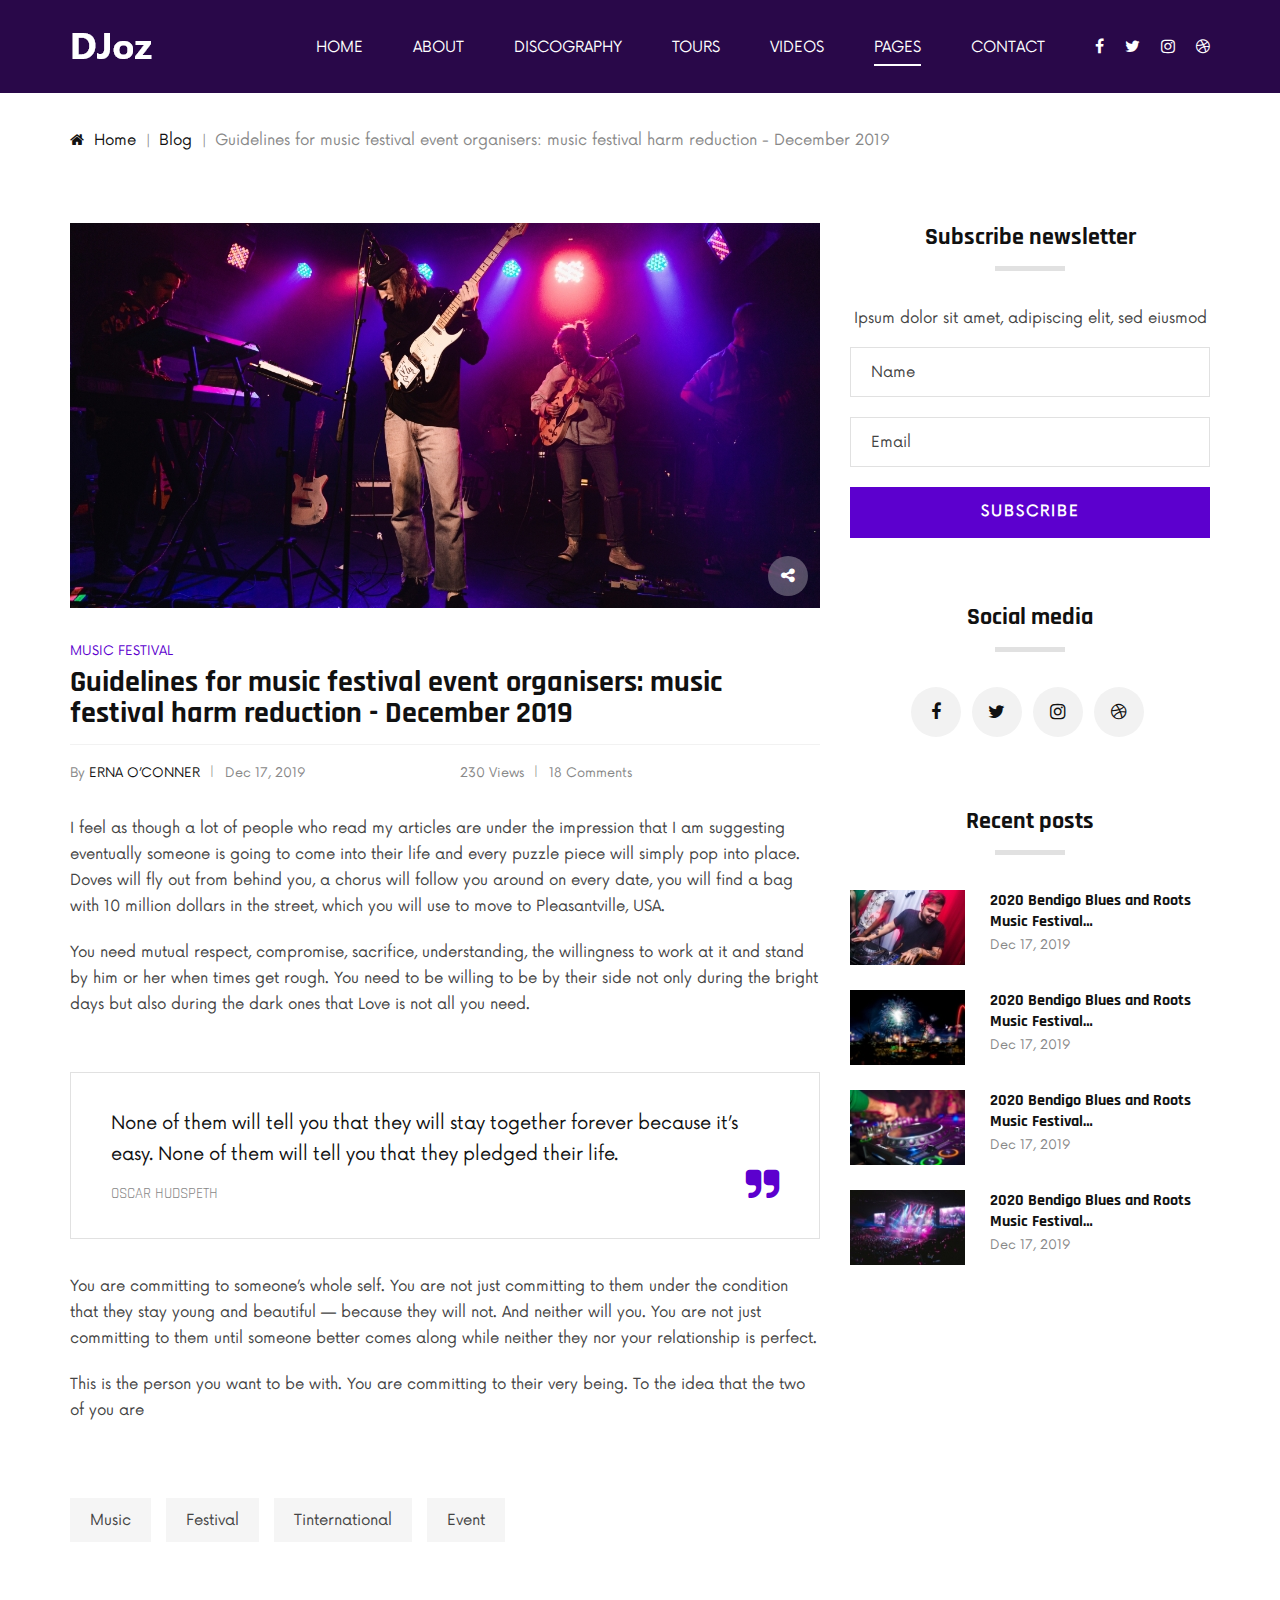
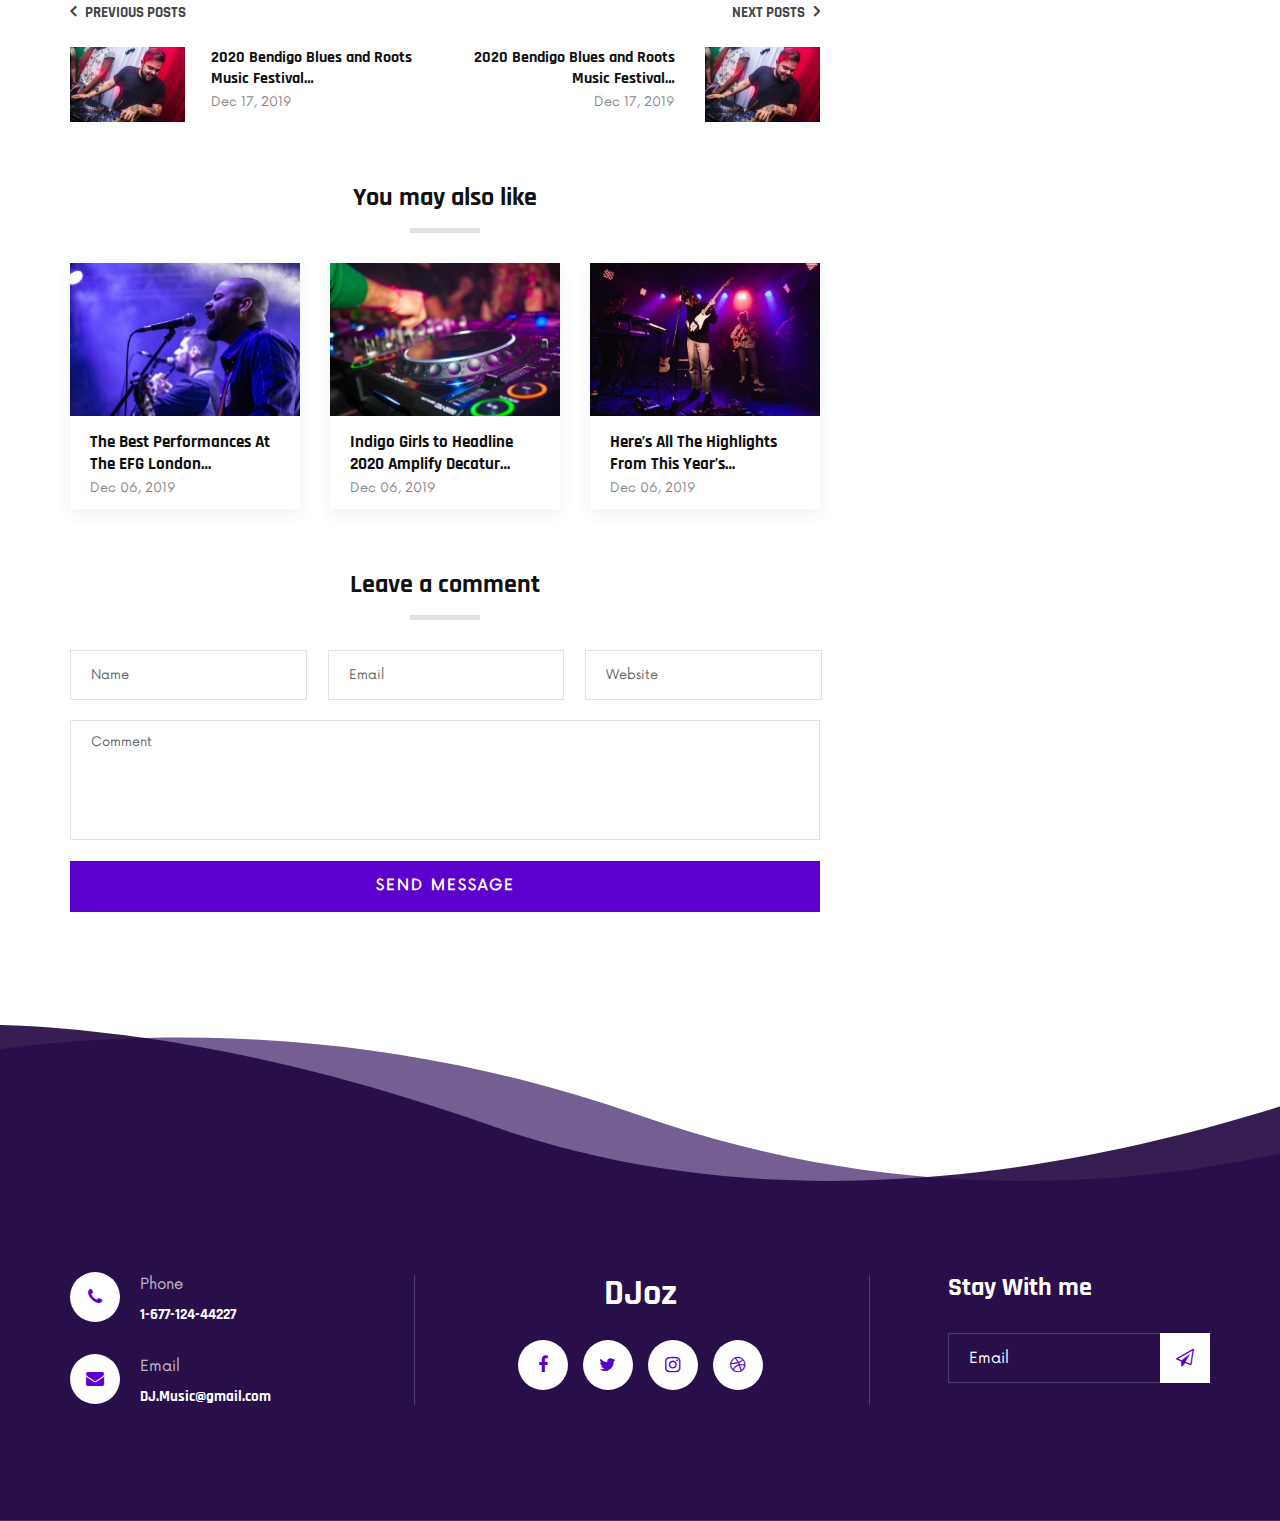
<file: blog-details.html>
<!DOCTYPE html>
<html lang="zxx">

<head>
    <meta charset="UTF-8">
    <meta name="description" content="DJoz Template">
    <meta name="keywords" content="DJoz, unica, creative, html">
    <meta name="viewport" content="width=device-width, initial-scale=1.0">
    <meta http-equiv="X-UA-Compatible" content="ie=edge">
    <title>DJoz | Template</title>

    <!-- Google Font -->
    <link href="https://fonts.googleapis.com/css2?family=Rajdhani:wght@400;500;600;700&display=swap" rel="stylesheet">

    <!-- Css Styles -->
    <link rel="stylesheet" href="css/bootstrap.min.css" type="text/css">
    <link rel="stylesheet" href="css/font-awesome.min.css" type="text/css">
    <link rel="stylesheet" href="css/barfiller.css" type="text/css">
    <link rel="stylesheet" href="css/nowfont.css" type="text/css">
    <link rel="stylesheet" href="css/rockville.css" type="text/css">
    <link rel="stylesheet" href="css/magnific-popup.css" type="text/css">
    <link rel="stylesheet" href="css/owl.carousel.min.css" type="text/css">
    <link rel="stylesheet" href="css/slicknav.min.css" type="text/css">
    <link rel="stylesheet" href="css/style.css" type="text/css">
</head>

<body>
    <!-- Page Preloder -->
    <div id="preloder">
        <div class="loader"></div>
    </div>

    <!-- Header Section Begin -->
    <header class="header header--normal">
        <div class="container">
            <div class="row">
                <div class="col-lg-2 col-md-2">
                    <div class="header__logo">
                        <a href="./index.html"><img src="img/logo.png" alt=""></a>
                    </div>
                </div>
                <div class="col-lg-10 col-md-10">
                    <div class="header__nav">
                        <nav class="header__menu mobile-menu">
                            <ul>
                                <li><a href="./index.html">Home</a></li>
                                <li><a href="./about.html">About</a></li>
                                <li><a href="./discography.html">Discography</a></li>
                                <li><a href="./tours.html">Tours</a></li>
                                <li><a href="./videos.html">Videos</a></li>
                                <li class="active"><a href="#">Pages</a>
                                    <ul class="dropdown">
                                        <li><a href="./about.html">About</a></li>
                                        <li><a href="./blog.html">Blog</a></li>
                                        <li><a href="./blog-details.html">Blog Details</a></li>
                                    </ul>
                                </li>
                                <li><a href="./contact.html">Contact</a></li>
                            </ul>
                        </nav>
                        <div class="header__right__social">
                            <a href="#"><i class="fa fa-facebook"></i></a>
                            <a href="#"><i class="fa fa-twitter"></i></a>
                            <a href="#"><i class="fa fa-instagram"></i></a>
                            <a href="#"><i class="fa fa-dribbble"></i></a>
                        </div>
                    </div>
                </div>
            </div>
            <div id="mobile-menu-wrap"></div>
        </div>
    </header>
    <!-- Header Section End -->

    <!-- Breadcrumb Begin -->
    <div class="breadcrumb-option">
        <div class="container">
            <div class="row">
                <div class="col-lg-12">
                    <div class="breadcrumb__links">
                        <a href="#"><i class="fa fa-home"></i> Home</a>
                        <a href="#">Blog</a>
                        <span>Guidelines for music festival event organisers: music festival harm reduction - December
                            2019</span>
                    </div>
                </div>
            </div>
        </div>
    </div>
    <!-- Breadcrumb End -->

    <!-- Blog Details Section Begin -->
    <section class="blog-details spad">
        <div class="container">
            <div class="row">
                <div class="col-lg-8">
                    <div class="blog__details__content">
                        <div class="blog__details__item">
                            <div class="blog__details__item__pic set-bg" data-setbg="img/blog/details/details-pic.jpg">
                                <a href="#"><i class="fa fa-share-alt"></i></a>
                            </div>
                            <div class="blog__details__item__text">
                                <span>Music festival</span>
                                <h3>Guidelines for music festival event organisers: music festival harm reduction -
                                    December 2019</h3>
                                <div class="blog__details__item__widget">
                                    <div class="row">
                                        <div class="col-lg-6">
                                            <ul>
                                                <li>By <span>Erna O’Conner</span></li>
                                                <li>Dec 17, 2019</li>
                                            </ul>
                                        </div>
                                        <div class="col-lg-6">
                                            <ul>
                                                <li>230 Views</li>
                                                <li>18 Comments</li>
                                            </ul>
                                        </div>
                                    </div>
                                </div>
                            </div>
                        </div>
                        <div class="blog__details__desc">
                            <p>I feel as though a lot of people who read my articles are under the impression that I am
                                suggesting eventually someone is going to come into their life and every puzzle piece
                                will simply pop into place. Doves will fly out from behind you, a chorus will follow you
                                around on every date, you will find a bag with 10 million dollars in the street, which
                                you will use to move to Pleasantville, USA.</p>
                            <p>You need mutual respect, compromise, sacrifice, understanding, the willingness to work at
                                it and stand by him or her when times get rough. You need to be willing to be by their
                                side not only during the bright days but also during the dark ones that Love is not all
                                you need.</p>
                        </div>
                        <div class="blog__details__quote">
                            <p>None of them will tell you that they will stay together forever because it’s easy. None
                                of them will tell you that they pledged their life.</p>
                            <h6>OSCAR HUDSPETH</h6>
                            <i class="fa fa-quote-right"></i>
                        </div>
                        <div class="blog__details__desc">
                            <p>You are committing to someone’s whole self. You are not just committing to them under the
                                condition that they stay young and beautiful — because they will not. And neither will
                                you. You are not just committing to them until someone better comes along while neither
                                they nor your relationship is perfect.</p>
                            <p>This is the person you want to be with. You are committing to their very being. To the
                                idea that the two of you are</p>
                        </div>
                        <div class="blog__details__tags">
                            <a href="#">Music</a>
                            <a href="#">Festival</a>
                            <a href="#">Tinternational</a>
                            <a href="#">Event</a>
                        </div>
                        <div class="blog__details__option">
                            <div class="row">
                                <div class="col-lg-6 col-md-6 col-sm-6">
                                    <a href="#" class="blog__option__btn">
                                        <h6 class="option__btn__name"><i class="fa fa-angle-left"></i> Previous posts
                                        </h6>
                                        <div class="blog__option__btn__item">
                                            <div class="blog__option__btn__pic">
                                                <img src="img/blog/details/blog-change.jpg" alt="">
                                            </div>
                                            <div class="blog__option__btn__text">
                                                <h6>2020 Bendigo Blues and Roots Music Festival…</h6>
                                                <span>Dec 17, 2019</span>
                                            </div>
                                        </div>
                                    </a>
                                </div>
                                <div class="col-lg-6 col-md-6 col-sm-6">
                                    <a href="#" class="blog__option__btn blog__option__btn--next">
                                        <h6 class="option__btn__name">Next posts <i class="fa fa-angle-right"></i></h6>
                                        <div class="blog__option__btn__item">
                                            <div class="blog__option__btn__pic">
                                                <img src="img/blog/details/blog-change.jpg" alt="">
                                            </div>
                                            <div class="blog__option__btn__text">
                                                <h6>2020 Bendigo Blues and Roots Music Festival…</h6>
                                                <span>Dec 17, 2019</span>
                                            </div>
                                        </div>
                                    </a>
                                </div>
                            </div>
                        </div>
                        <div class="blog__details__services">
                            <div class="row">
                                <div class="col-lg-12">
                                    <div class="blog__details__services__title">
                                        <h4>You may also like</h4>
                                    </div>
                                </div>
                            </div>
                            <div class="row">
                                <div class="col-lg-4 col-md-6 col-sm-6">
                                    <div class="blog__details__services__item">
                                        <div class="blog__details__services__item__pic">
                                            <img src="img/blog/details/bs-1.jpg" alt="">
                                        </div>
                                        <div class="blog__details__services__item__text">
                                            <h6><a href="#">The Best Performances At The EFG London…</a></h6>
                                            <span>Dec 06, 2019</span>
                                        </div>
                                    </div>
                                </div>
                                <div class="col-lg-4 col-md-6 col-sm-6">
                                    <div class="blog__details__services__item">
                                        <div class="blog__details__services__item__pic">
                                            <img src="img/blog/details/bs-2.jpg" alt="">
                                        </div>
                                        <div class="blog__details__services__item__text">
                                            <h6><a href="#">Indigo Girls to Headline 2020 Amplify Decatur…</a></h6>
                                            <span>Dec 06, 2019</span>
                                        </div>
                                    </div>
                                </div>
                                <div class="col-lg-4 col-md-6 col-sm-6">
                                    <div class="blog__details__services__item">
                                        <div class="blog__details__services__item__pic">
                                            <img src="img/blog/details/bs-3.jpg" alt="">
                                        </div>
                                        <div class="blog__details__services__item__text">
                                            <h6><a href="#">Here’s All The Highlights From This Year’s…</a></h6>
                                            <span>Dec 06, 2019</span>
                                        </div>
                                    </div>
                                </div>
                            </div>
                        </div>
                        <div class="blog__details__form">
                            <div class="blog__details__form__title">
                                <h4>Leave a comment</h4>
                            </div>
                            <form action="#">
                                <div class="input__list">
                                    <input type="text" placeholder="Name">
                                    <input type="text" placeholder="Email">
                                    <input type="text" placeholder="Website">
                                </div>
                                <textarea placeholder="Comment"></textarea>
                                <button type="submit" class="site-btn">SEND MESSAGE</button>
                            </form>
                        </div>
                    </div>
                </div>
                <div class="col-lg-4">
                    <div class="blog__sidebar">
                        <div class="blog__sidebar__item">
                            <div class="blog__sidebar__title">
                                <h4>Subscribe newsletter</h4>
                            </div>
                            <p>Ipsum dolor sit amet, adipiscing elit, sed eiusmod </p>
                            <form action="#">
                                <input type="text" placeholder="Name">
                                <input type="text" placeholder="Email">
                                <button type="submit" class="site-btn">Subscribe</button>
                            </form>
                        </div>
                        <div class="blog__sidebar__item">
                            <div class="blog__sidebar__title">
                                <h4>Social media</h4>
                            </div>
                            <div class="blog__sidebar__social">
                                <a href="#"><i class="fa fa-facebook"></i></a>
                                <a href="#"><i class="fa fa-twitter"></i></a>
                                <a href="#"><i class="fa fa-instagram"></i></a>
                                <a href="#"><i class="fa fa-dribbble"></i></a>
                            </div>
                        </div>
                        <div class="blog__sidebar__item">
                            <div class="blog__sidebar__title">
                                <h4>Recent posts</h4>
                            </div>
                            <a href="#" class="recent__item">
                                <div class="recent__item__pic">
                                    <img src="img/blog/br-1.jpg" alt="">
                                </div>
                                <div class="recent__item__text">
                                    <h6>2020 Bendigo Blues and Roots Music Festival…</h6>
                                    <span>Dec 17, 2019</span>
                                </div>
                            </a>
                            <a href="#" class="recent__item">
                                <div class="recent__item__pic">
                                    <img src="img/blog/br-2.jpg" alt="">
                                </div>
                                <div class="recent__item__text">
                                    <h6>2020 Bendigo Blues and Roots Music Festival…</h6>
                                    <span>Dec 17, 2019</span>
                                </div>
                            </a>
                            <a href="#" class="recent__item">
                                <div class="recent__item__pic">
                                    <img src="img/blog/br-3.jpg" alt="">
                                </div>
                                <div class="recent__item__text">
                                    <h6>2020 Bendigo Blues and Roots Music Festival…</h6>
                                    <span>Dec 17, 2019</span>
                                </div>
                            </a>
                            <a href="#" class="recent__item">
                                <div class="recent__item__pic">
                                    <img src="img/blog/br-4.jpg" alt="">
                                </div>
                                <div class="recent__item__text">
                                    <h6>2020 Bendigo Blues and Roots Music Festival…</h6>
                                    <span>Dec 17, 2019</span>
                                </div>
                            </a>
                        </div>
                    </div>
                </div>
            </div>
        </div>
    </section>
    <!-- Blog Details Section End -->

    <!-- Footer Section Begin -->
    <footer class="footer footer--normal spad set-bg" data-setbg="img/footer-bg.png">
        <div class="container">
            <div class="row">
                <div class="col-lg-3 col-md-6">
                    <div class="footer__address">
                        <ul>
                            <li>
                                <i class="fa fa-phone"></i>
                                <p>Phone</p>
                                <h6>1-677-124-44227</h6>
                            </li>
                            <li>
                                <i class="fa fa-envelope"></i>
                                <p>Email</p>
                                <h6>DJ.Music@gmail.com</h6>
                            </li>
                        </ul>
                    </div>
                </div>
                <div class="col-lg-4 offset-lg-1 col-md-6">
                    <div class="footer__social">
                        <h2>DJoz</h2>
                        <div class="footer__social__links">
                            <a href="#"><i class="fa fa-facebook"></i></a>
                            <a href="#"><i class="fa fa-twitter"></i></a>
                            <a href="#"><i class="fa fa-instagram"></i></a>
                            <a href="#"><i class="fa fa-dribbble"></i></a>
                        </div>
                    </div>
                </div>
                <div class="col-lg-3 offset-lg-1 col-md-6">
                    <div class="footer__newslatter">
                        <h4>Stay With me</h4>
                        <form action="#">
                            <input type="text" placeholder="Email">
                            <button type="submit"><i class="fa fa-send-o"></i></button>
                        </form>
                    </div>
                </div>
            </div>
        </div>
    </footer>
    <!-- Footer Section End -->

    <!-- Js Plugins -->
    <script src="js/jquery-3.3.1.min.js"></script>
    <script src="js/bootstrap.min.js"></script>
    <script src="js/jquery.magnific-popup.min.js"></script>
    <script src="js/jquery.nicescroll.min.js"></script>
    <script src="js/jquery.barfiller.js"></script>
    <script src="js/jquery.countdown.min.js"></script>
    <script src="js/jquery.slicknav.js"></script>
    <script src="js/owl.carousel.min.js"></script>
    <script src="js/main.js"></script>

    <!-- Music Plugin -->
    <script src="js/jquery.jplayer.min.js"></script>
    <script src="js/jplayerInit.js"></script>
</body>

</html>
</file>
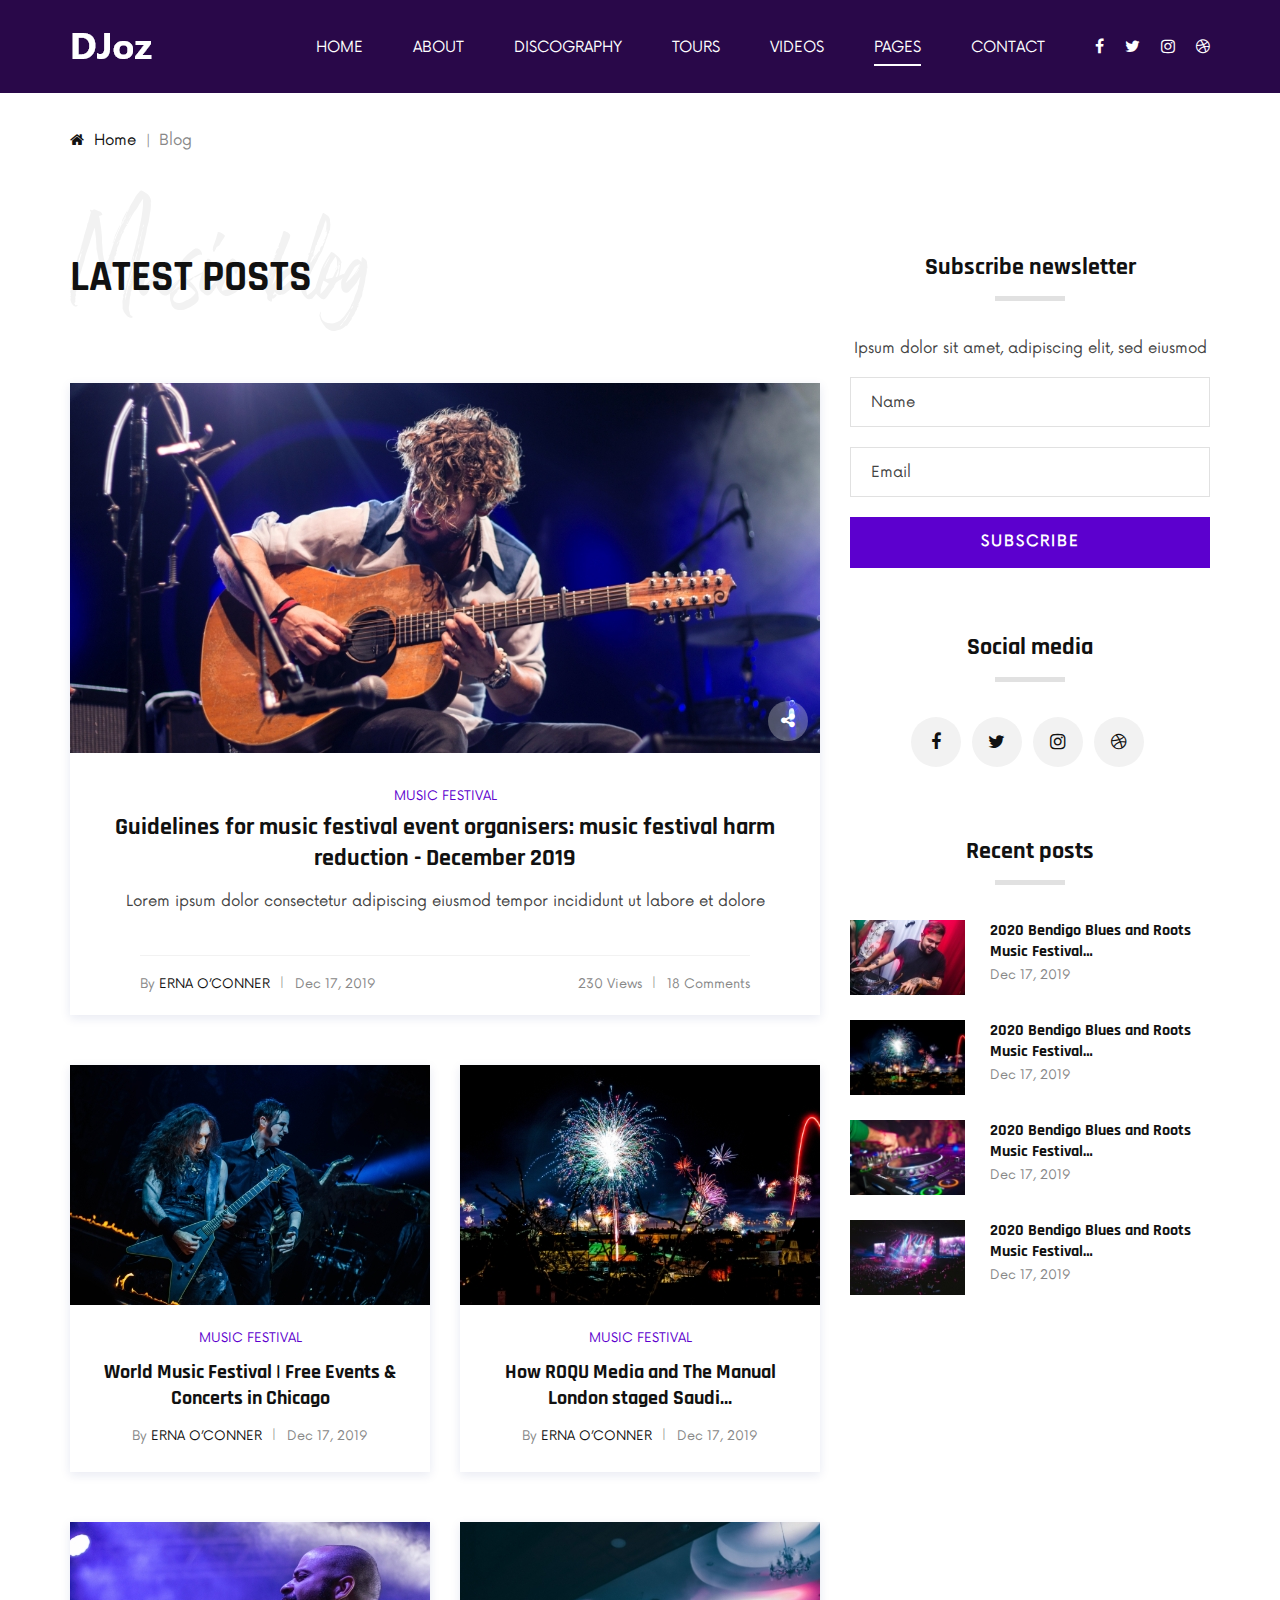
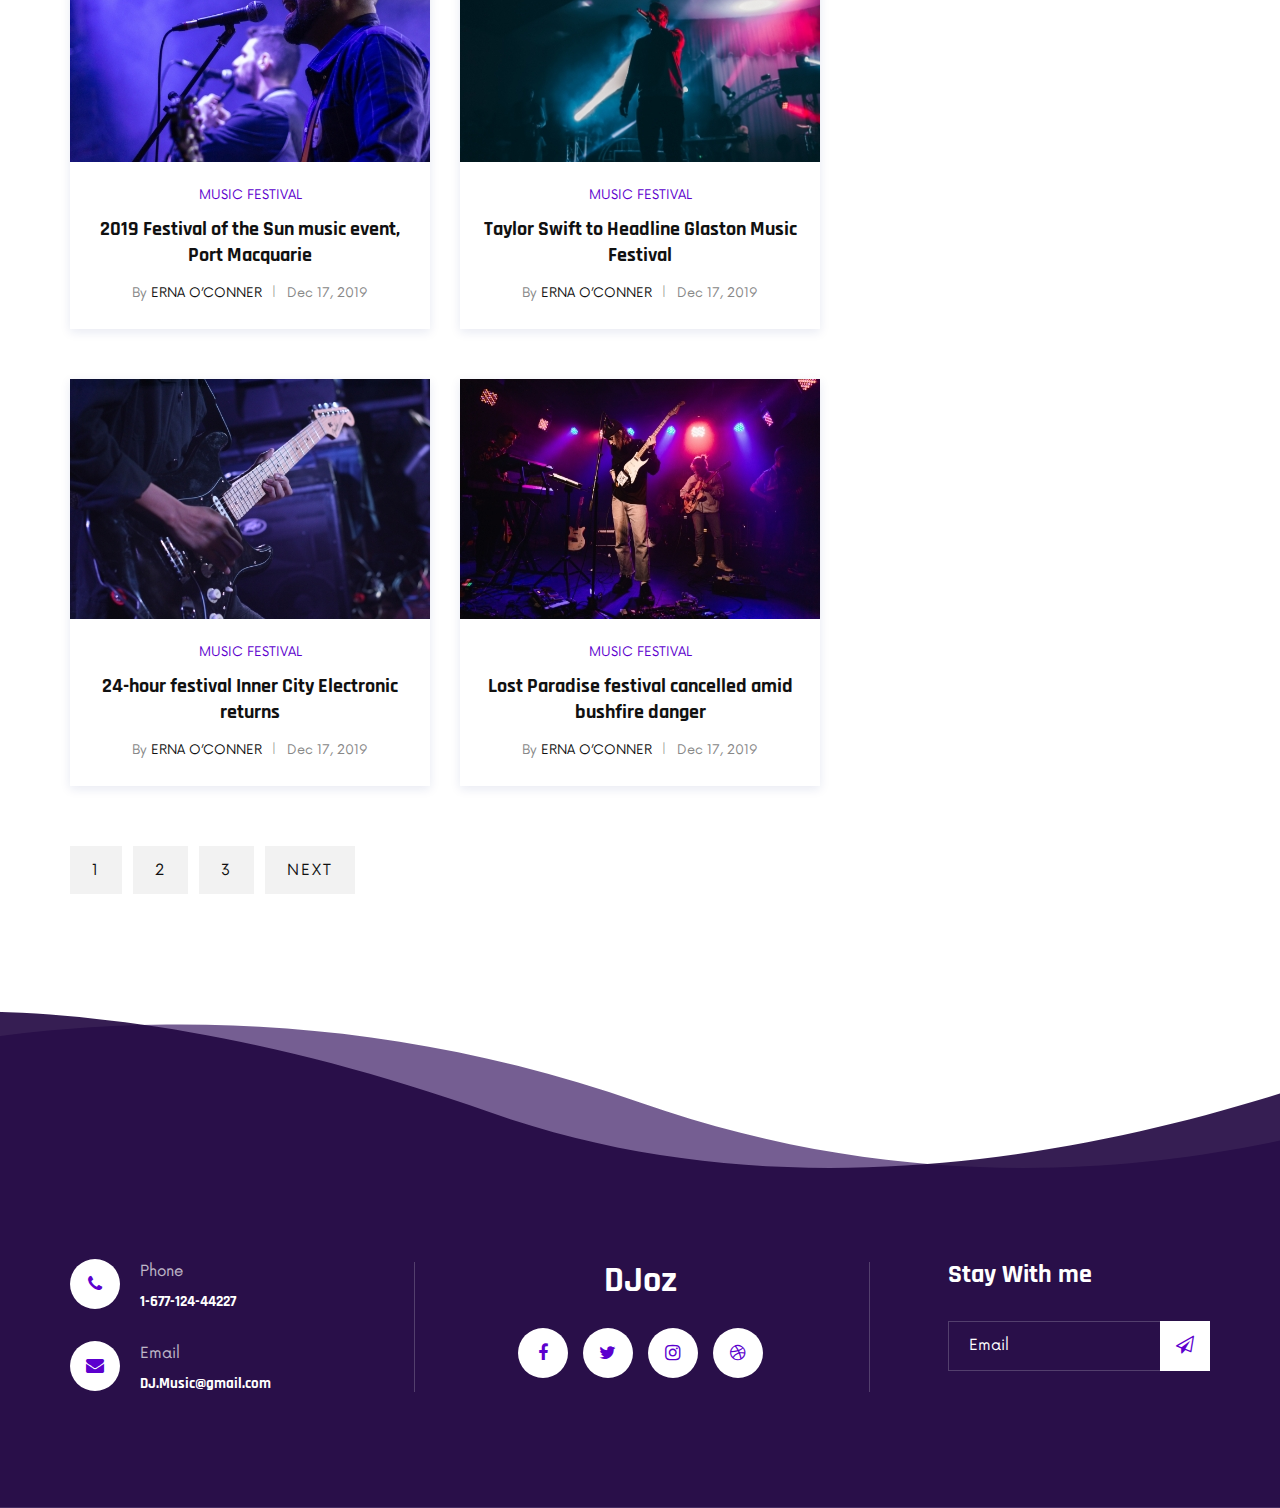
<file: blog.html>
<!DOCTYPE html>
<html lang="zxx">

<head>
    <meta charset="UTF-8">
    <meta name="description" content="DJoz Template">
    <meta name="keywords" content="DJoz, unica, creative, html">
    <meta name="viewport" content="width=device-width, initial-scale=1.0">
    <meta http-equiv="X-UA-Compatible" content="ie=edge">
    <title>DJoz | Template</title>

    <!-- Google Font -->
    <link href="https://fonts.googleapis.com/css2?family=Rajdhani:wght@400;500;600;700&display=swap" rel="stylesheet">

    <!-- Css Styles -->
    <link rel="stylesheet" href="css/bootstrap.min.css" type="text/css">
    <link rel="stylesheet" href="css/font-awesome.min.css" type="text/css">
    <link rel="stylesheet" href="css/barfiller.css" type="text/css">
    <link rel="stylesheet" href="css/nowfont.css" type="text/css">
    <link rel="stylesheet" href="css/rockville.css" type="text/css">
    <link rel="stylesheet" href="css/magnific-popup.css" type="text/css">
    <link rel="stylesheet" href="css/owl.carousel.min.css" type="text/css">
    <link rel="stylesheet" href="css/slicknav.min.css" type="text/css">
    <link rel="stylesheet" href="css/style.css" type="text/css">
</head>

<body>
    <!-- Page Preloder -->
    <div id="preloder">
        <div class="loader"></div>
    </div>

    <!-- Header Section Begin -->
    <header class="header header--normal">
        <div class="container">
            <div class="row">
                <div class="col-lg-2 col-md-2">
                    <div class="header__logo">
                        <a href="./index.html"><img src="img/logo.png" alt=""></a>
                    </div>
                </div>
                <div class="col-lg-10 col-md-10">
                    <div class="header__nav">
                        <nav class="header__menu mobile-menu">
                            <ul>
                                <li><a href="./index.html">Home</a></li>
                                <li><a href="./about.html">About</a></li>
                                <li><a href="./discography.html">Discography</a></li>
                                <li><a href="./tours.html">Tours</a></li>
                                <li><a href="./videos.html">Videos</a></li>
                                <li class="active"><a href="#">Pages</a>
                                    <ul class="dropdown">
                                        <li><a href="./about.html">About</a></li>
                                        <li><a href="./blog.html">Blog</a></li>
                                        <li><a href="./blog-details.html">Blog Details</a></li>
                                    </ul>
                                </li>
                                <li><a href="./contact.html">Contact</a></li>
                            </ul>
                        </nav>
                        <div class="header__right__social">
                            <a href="#"><i class="fa fa-facebook"></i></a>
                            <a href="#"><i class="fa fa-twitter"></i></a>
                            <a href="#"><i class="fa fa-instagram"></i></a>
                            <a href="#"><i class="fa fa-dribbble"></i></a>
                        </div>
                    </div>
                </div>
            </div>
            <div id="mobile-menu-wrap"></div>
        </div>
    </header>
    <!-- Header Section End -->

    <!-- Breadcrumb Begin -->
    <div class="breadcrumb-option">
        <div class="container">
            <div class="row">
                <div class="col-lg-12">
                    <div class="breadcrumb__links">
                        <a href="#"><i class="fa fa-home"></i> Home</a>
                        <span>Blog</span>
                    </div>
                </div>
            </div>
        </div>
    </div>
    <!-- Breadcrumb End -->

    <!-- Blog Section Begin -->
    <section class="blog spad">
        <div class="container">
            <div class="row">
                <div class="col-lg-8">
                    <div class="section-title">
                        <h2>Latest posts</h2>
                        <h1>Music blog</h1>
                    </div>
                    <div class="blog__large">
                        <div class="blog__large__pic set-bg" data-setbg="img/blog/large-item.jpg">
                            <a href="#"><i class="fa fa-share-alt"></i></a>
                        </div>
                        <div class="blog__large__text">
                            <span>Music festival</span>
                            <h4>Guidelines for music festival event organisers: music festival harm reduction - December
                                2019</h4>
                            <p>Lorem ipsum dolor consectetur adipiscing eiusmod tempor incididunt ut labore et dolore
                            </p>
                            <div class="blog__large__widget">
                                <div class="row">
                                    <div class="col-lg-6 col-md-6">
                                        <ul>
                                            <li>By <span>Erna O’Conner</span></li>
                                            <li>Dec 17, 2019</li>
                                        </ul>
                                    </div>
                                    <div class="col-lg-6 col-md-6">
                                        <ul class="right__widget">
                                            <li>230 Views</li>
                                            <li>18 Comments</li>
                                        </ul>
                                    </div>
                                </div>
                            </div>
                        </div>
                    </div>
                    <div class="row">
                        <div class="col-lg-6 col-md-6 col-sm-6">
                            <div class="blog__item">
                                <div class="blog__item__pic">
                                    <img src="img/blog/blog-1.jpg" alt="">
                                </div>
                                <div class="blog__item__text">
                                    <span>Music festival</span>
                                    <h5>World Music Festival | Free Events & Concerts in Chicago</h5>
                                    <ul>
                                        <li>By <span>Erna O’Conner</span></li>
                                        <li>Dec 17, 2019</li>
                                    </ul>
                                </div>
                            </div>
                        </div>
                        <div class="col-lg-6 col-md-6 col-sm-6">
                            <div class="blog__item">
                                <div class="blog__item__pic">
                                    <img src="img/blog/blog-2.jpg" alt="">
                                </div>
                                <div class="blog__item__text">
                                    <span>Music festival</span>
                                    <h5>How ROQU Media and The Manual London staged Saudi…</h5>
                                    <ul>
                                        <li>By <span>Erna O’Conner</span></li>
                                        <li>Dec 17, 2019</li>
                                    </ul>
                                </div>
                            </div>
                        </div>
                        <div class="col-lg-6 col-md-6 col-sm-6">
                            <div class="blog__item">
                                <div class="blog__item__pic">
                                    <img src="img/blog/blog-3.jpg" alt="">
                                </div>
                                <div class="blog__item__text">
                                    <span>Music festival</span>
                                    <h5>2019 Festival of the Sun music event, Port Macquarie</h5>
                                    <ul>
                                        <li>By <span>Erna O’Conner</span></li>
                                        <li>Dec 17, 2019</li>
                                    </ul>
                                </div>
                            </div>
                        </div>
                        <div class="col-lg-6 col-md-6 col-sm-6">
                            <div class="blog__item">
                                <div class="blog__item__pic">
                                    <img src="img/blog/blog-4.jpg" alt="">
                                </div>
                                <div class="blog__item__text">
                                    <span>Music festival</span>
                                    <h5>Taylor Swift to Headline Glaston Music Festival</h5>
                                    <ul>
                                        <li>By <span>Erna O’Conner</span></li>
                                        <li>Dec 17, 2019</li>
                                    </ul>
                                </div>
                            </div>
                        </div>
                        <div class="col-lg-6 col-md-6 col-sm-6">
                            <div class="blog__item">
                                <div class="blog__item__pic">
                                    <img src="img/blog/blog-5.jpg" alt="">
                                </div>
                                <div class="blog__item__text">
                                    <span>Music festival</span>
                                    <h5>24-hour festival Inner City Electronic returns</h5>
                                    <ul>
                                        <li>By <span>Erna O’Conner</span></li>
                                        <li>Dec 17, 2019</li>
                                    </ul>
                                </div>
                            </div>
                        </div>
                        <div class="col-lg-6 col-md-6 col-sm-6">
                            <div class="blog__item">
                                <div class="blog__item__pic">
                                    <img src="img/blog/blog-6.jpg" alt="">
                                </div>
                                <div class="blog__item__text">
                                    <span>Music festival</span>
                                    <h5>Lost Paradise festival cancelled amid bushfire danger</h5>
                                    <ul>
                                        <li>By <span>Erna O’Conner</span></li>
                                        <li>Dec 17, 2019</li>
                                    </ul>
                                </div>
                            </div>
                        </div>
                        <div class="col-lg-12">
                            <div class="pagination__links blog__pagination">
                                <a href="#">1</a>
                                <a href="#">2</a>
                                <a href="#">3</a>
                                <a href="#">Next</a>
                            </div>
                        </div>
                    </div>
                </div>
                <div class="col-lg-4">
                    <div class="blog__sidebar">
                        <div class="blog__sidebar__item">
                            <div class="blog__sidebar__title">
                                <h4>Subscribe newsletter</h4>
                            </div>
                            <p>Ipsum dolor sit amet, adipiscing elit, sed eiusmod </p>
                            <form action="#">
                                <input type="text" placeholder="Name">
                                <input type="text" placeholder="Email">
                                <button type="submit" class="site-btn">Subscribe</button>
                            </form>
                        </div>
                        <div class="blog__sidebar__item">
                            <div class="blog__sidebar__title">
                                <h4>Social media</h4>
                            </div>
                            <div class="blog__sidebar__social">
                                <a href="#"><i class="fa fa-facebook"></i></a>
                                <a href="#"><i class="fa fa-twitter"></i></a>
                                <a href="#"><i class="fa fa-instagram"></i></a>
                                <a href="#"><i class="fa fa-dribbble"></i></a>
                            </div>
                        </div>
                        <div class="blog__sidebar__item">
                            <div class="blog__sidebar__title">
                                <h4>Recent posts</h4>
                            </div>
                            <a href="#" class="recent__item">
                                <div class="recent__item__pic">
                                    <img src="img/blog/br-1.jpg" alt="">
                                </div>
                                <div class="recent__item__text">
                                    <h6>2020 Bendigo Blues and Roots Music Festival…</h6>
                                    <span>Dec 17, 2019</span>
                                </div>
                            </a>
                            <a href="#" class="recent__item">
                                <div class="recent__item__pic">
                                    <img src="img/blog/br-2.jpg" alt="">
                                </div>
                                <div class="recent__item__text">
                                    <h6>2020 Bendigo Blues and Roots Music Festival…</h6>
                                    <span>Dec 17, 2019</span>
                                </div>
                            </a>
                            <a href="#" class="recent__item">
                                <div class="recent__item__pic">
                                    <img src="img/blog/br-3.jpg" alt="">
                                </div>
                                <div class="recent__item__text">
                                    <h6>2020 Bendigo Blues and Roots Music Festival…</h6>
                                    <span>Dec 17, 2019</span>
                                </div>
                            </a>
                            <a href="#" class="recent__item">
                                <div class="recent__item__pic">
                                    <img src="img/blog/br-4.jpg" alt="">
                                </div>
                                <div class="recent__item__text">
                                    <h6>2020 Bendigo Blues and Roots Music Festival…</h6>
                                    <span>Dec 17, 2019</span>
                                </div>
                            </a>
                        </div>
                    </div>
                </div>
            </div>
        </div>
    </section>
    <!-- Blog Section End -->

    <!-- Footer Section Begin -->
    <footer class="footer footer--normal spad set-bg" data-setbg="img/footer-bg.png">
        <div class="container">
            <div class="row">
                <div class="col-lg-3 col-md-6">
                    <div class="footer__address">
                        <ul>
                            <li>
                                <i class="fa fa-phone"></i>
                                <p>Phone</p>
                                <h6>1-677-124-44227</h6>
                            </li>
                            <li>
                                <i class="fa fa-envelope"></i>
                                <p>Email</p>
                                <h6>DJ.Music@gmail.com</h6>
                            </li>
                        </ul>
                    </div>
                </div>
                <div class="col-lg-4 offset-lg-1 col-md-6">
                    <div class="footer__social">
                        <h2>DJoz</h2>
                        <div class="footer__social__links">
                            <a href="#"><i class="fa fa-facebook"></i></a>
                            <a href="#"><i class="fa fa-twitter"></i></a>
                            <a href="#"><i class="fa fa-instagram"></i></a>
                            <a href="#"><i class="fa fa-dribbble"></i></a>
                        </div>
                    </div>
                </div>
                <div class="col-lg-3 offset-lg-1 col-md-6">
                    <div class="footer__newslatter">
                        <h4>Stay With me</h4>
                        <form action="#">
                            <input type="text" placeholder="Email">
                            <button type="submit"><i class="fa fa-send-o"></i></button>
                        </form>
                    </div>
                </div>
            </div>
        </div>
    </footer>
    <!-- Footer Section End -->

    <!-- Js Plugins -->
    <script src="js/jquery-3.3.1.min.js"></script>
    <script src="js/bootstrap.min.js"></script>
    <script src="js/jquery.magnific-popup.min.js"></script>
    <script src="js/jquery.nicescroll.min.js"></script>
    <script src="js/jquery.barfiller.js"></script>
    <script src="js/jquery.countdown.min.js"></script>
    <script src="js/jquery.slicknav.js"></script>
    <script src="js/owl.carousel.min.js"></script>
    <script src="js/main.js"></script>

    <!-- Music Plugin -->
    <script src="js/jquery.jplayer.min.js"></script>
    <script src="js/jplayerInit.js"></script>
</body>

</html>
</file>
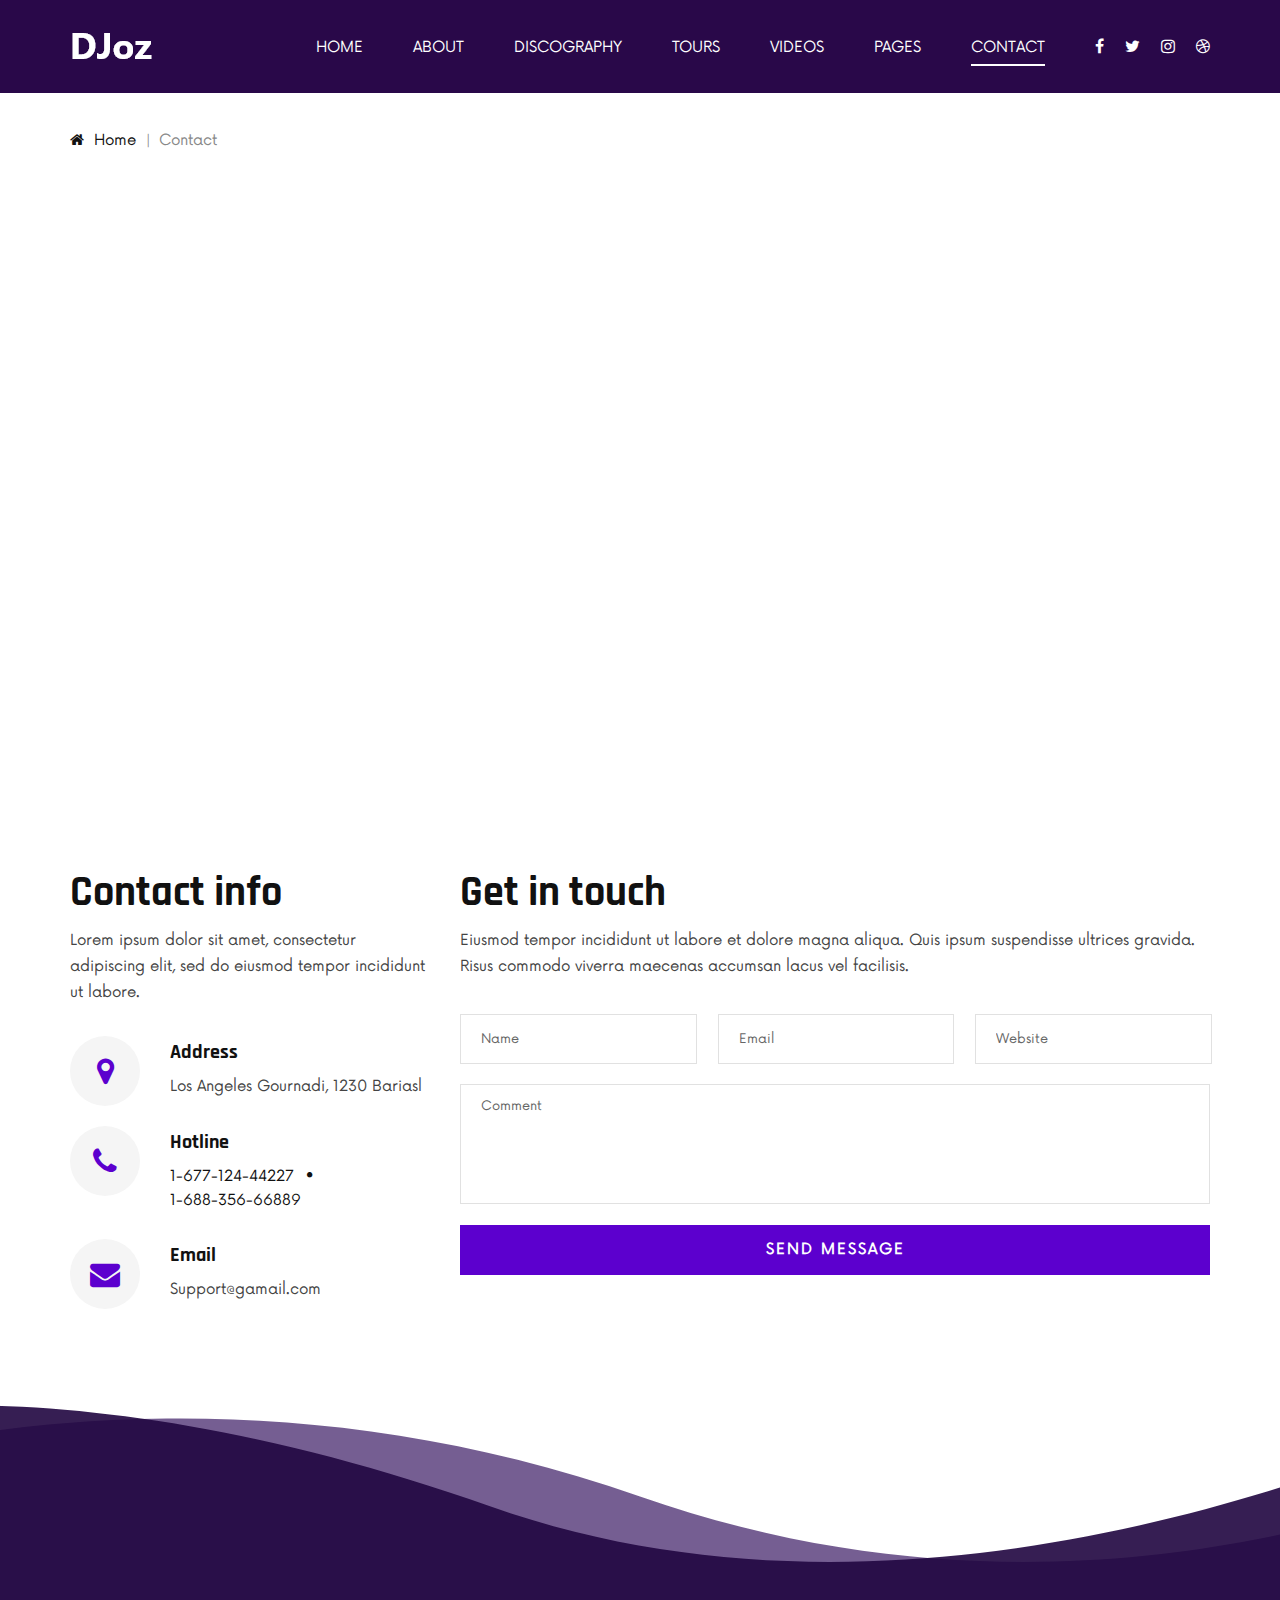
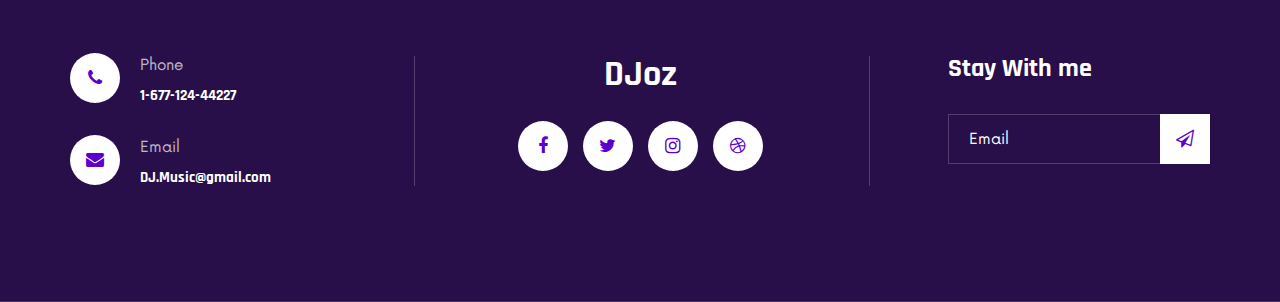
<file: contact.html>
<!DOCTYPE html>
<html lang="zxx">

<head>
    <meta charset="UTF-8">
    <meta name="description" content="DJoz Template">
    <meta name="keywords" content="DJoz, unica, creative, html">
    <meta name="viewport" content="width=device-width, initial-scale=1.0">
    <meta http-equiv="X-UA-Compatible" content="ie=edge">
    <title>DJoz | Template</title>

    <!-- Google Font -->
    <link href="https://fonts.googleapis.com/css2?family=Rajdhani:wght@400;500;600;700&display=swap" rel="stylesheet">

    <!-- Css Styles -->
    <link rel="stylesheet" href="css/bootstrap.min.css" type="text/css">
    <link rel="stylesheet" href="css/font-awesome.min.css" type="text/css">
    <link rel="stylesheet" href="css/barfiller.css" type="text/css">
    <link rel="stylesheet" href="css/nowfont.css" type="text/css">
    <link rel="stylesheet" href="css/rockville.css" type="text/css">
    <link rel="stylesheet" href="css/magnific-popup.css" type="text/css">
    <link rel="stylesheet" href="css/owl.carousel.min.css" type="text/css">
    <link rel="stylesheet" href="css/slicknav.min.css" type="text/css">
    <link rel="stylesheet" href="css/style.css" type="text/css">
</head>

<body>
    <!-- Page Preloder -->
    <div id="preloder">
        <div class="loader"></div>
    </div>

    <!-- Header Section Begin -->
    <header class="header header--normal">
        <div class="container">
            <div class="row">
                <div class="col-lg-2 col-md-2">
                    <div class="header__logo">
                        <a href="./index.html"><img src="img/logo.png" alt=""></a>
                    </div>
                </div>
                <div class="col-lg-10 col-md-10">
                    <div class="header__nav">
                        <nav class="header__menu mobile-menu">
                            <ul>
                                <li><a href="./index.html">Home</a></li>
                                <li><a href="./about.html">About</a></li>
                                <li><a href="./discography.html">Discography</a></li>
                                <li><a href="./tours.html">Tours</a></li>
                                <li><a href="./videos.html">Videos</a></li>
                                <li><a href="#">Pages</a>
                                    <ul class="dropdown">
                                        <li><a href="./about.html">About</a></li>
                                        <li><a href="./blog.html">Blog</a></li>
                                        <li><a href="./blog-details.html">Blog Details</a></li>
                                    </ul>
                                </li>
                                <li class="active"><a href="./contact.html">Contact</a></li>
                            </ul>
                        </nav>
                        <div class="header__right__social">
                            <a href="#"><i class="fa fa-facebook"></i></a>
                            <a href="#"><i class="fa fa-twitter"></i></a>
                            <a href="#"><i class="fa fa-instagram"></i></a>
                            <a href="#"><i class="fa fa-dribbble"></i></a>
                        </div>
                    </div>
                </div>
            </div>
            <div id="mobile-menu-wrap"></div>
        </div>
    </header>
    <!-- Header Section End -->

    <!-- Breadcrumb Begin -->
    <div class="breadcrumb-option">
        <div class="container">
            <div class="row">
                <div class="col-lg-12">
                    <div class="breadcrumb__links">
                        <a href="#"><i class="fa fa-home"></i> Home</a>
                        <span>Contact</span>
                    </div>
                </div>
            </div>
        </div>
    </div>
    <!-- Breadcrumb End -->

    <!-- Map Begin -->
    <div class="map">
        <div class="container">
            <iframe
                src="https://www.google.com/maps/embed?pb=!1m18!1m12!1m3!1d2942.5524090066037!2d-71.10245469994108!3d42.47980730490846!2m3!1f0!2f0!3f0!3m2!1i1024!2i768!4f13.1!3m3!1m2!1s0x89e3748250c43a43%3A0xe1b9879a5e9b6657!2sWinter%20Street%20Public%20Parking%20Lot!5e0!3m2!1sen!2sbd!4v1577299251173!5m2!1sen!2sbd"
                height="585" style="border:0;" allowfullscreen=""></iframe>
        </div>
    </div>
    <!-- Map End -->

    <!-- Contact Section Begin -->
    <section class="contact spad">
        <div class="container">
            <div class="row">
                <div class="col-lg-4">
                    <div class="contact__address">
                        <div class="section-title">
                            <h2>Contact info</h2>
                        </div>
                        <p>Lorem ipsum dolor sit amet, consectetur adipiscing elit, sed do eiusmod tempor incididunt ut
                            labore.</p>
                        <ul>
                            <li>
                                <i class="fa fa-map-marker"></i>
                                <h5>Address</h5>
                                <p>Los Angeles Gournadi, 1230 Bariasl</p>
                            </li>
                            <li>
                                <i class="fa fa-phone"></i>
                                <h5>Hotline</h5>
                                <span>1-677-124-44227</span>
                                <span>1-688-356-66889</span>
                            </li>
                            <li>
                                <i class="fa fa-envelope"></i>
                                <h5>Email</h5>
                                <p>Support@gamail.com</p>
                            </li>
                        </ul>
                    </div>
                </div>
                <div class="col-lg-8">
                    <div class="contact__form">
                        <div class="section-title">
                            <h2>Get in touch</h2>
                        </div>
                        <p>Eiusmod tempor incididunt ut labore et dolore magna aliqua. Quis ipsum suspendisse ultrices
                            gravida. Risus commodo viverra maecenas accumsan lacus vel facilisis. </p>
                        <form action="#">
                            <div class="input__list">
                                <input type="text" placeholder="Name">
                                <input type="text" placeholder="Email">
                                <input type="text" placeholder="Website">
                            </div>
                            <textarea placeholder="Comment"></textarea>
                            <button type="submit" class="site-btn">SEND MESSAGE</button>
                        </form>
                    </div>
                </div>
            </div>
        </div>
    </section>
    <!-- Contact Section End -->

    <!-- Footer Section Begin -->
    <footer class="footer footer--normal spad set-bg" data-setbg="img/footer-bg.png">
        <div class="container">
            <div class="row">
                <div class="col-lg-3 col-md-6">
                    <div class="footer__address">
                        <ul>
                            <li>
                                <i class="fa fa-phone"></i>
                                <p>Phone</p>
                                <h6>1-677-124-44227</h6>
                            </li>
                            <li>
                                <i class="fa fa-envelope"></i>
                                <p>Email</p>
                                <h6>DJ.Music@gmail.com</h6>
                            </li>
                        </ul>
                    </div>
                </div>
                <div class="col-lg-4 offset-lg-1 col-md-6">
                    <div class="footer__social">
                        <h2>DJoz</h2>
                        <div class="footer__social__links">
                            <a href="#"><i class="fa fa-facebook"></i></a>
                            <a href="#"><i class="fa fa-twitter"></i></a>
                            <a href="#"><i class="fa fa-instagram"></i></a>
                            <a href="#"><i class="fa fa-dribbble"></i></a>
                        </div>
                    </div>
                </div>
                <div class="col-lg-3 offset-lg-1 col-md-6">
                    <div class="footer__newslatter">
                        <h4>Stay With me</h4>
                        <form action="#">
                            <input type="text" placeholder="Email">
                            <button type="submit"><i class="fa fa-send-o"></i></button>
                        </form>
                    </div>
                </div>
            </div>
        </div>
    </footer>
    <!-- Footer Section End -->

    <!-- Js Plugins -->
    <script src="js/jquery-3.3.1.min.js"></script>
    <script src="js/bootstrap.min.js"></script>
    <script src="js/jquery.magnific-popup.min.js"></script>
    <script src="js/jquery.nicescroll.min.js"></script>
    <script src="js/jquery.barfiller.js"></script>
    <script src="js/jquery.countdown.min.js"></script>
    <script src="js/jquery.slicknav.js"></script>
    <script src="js/owl.carousel.min.js"></script>
    <script src="js/main.js"></script>

    <!-- Music Plugin -->
    <script src="js/jquery.jplayer.min.js"></script>
    <script src="js/jplayerInit.js"></script>
</body>

</html>
</file>
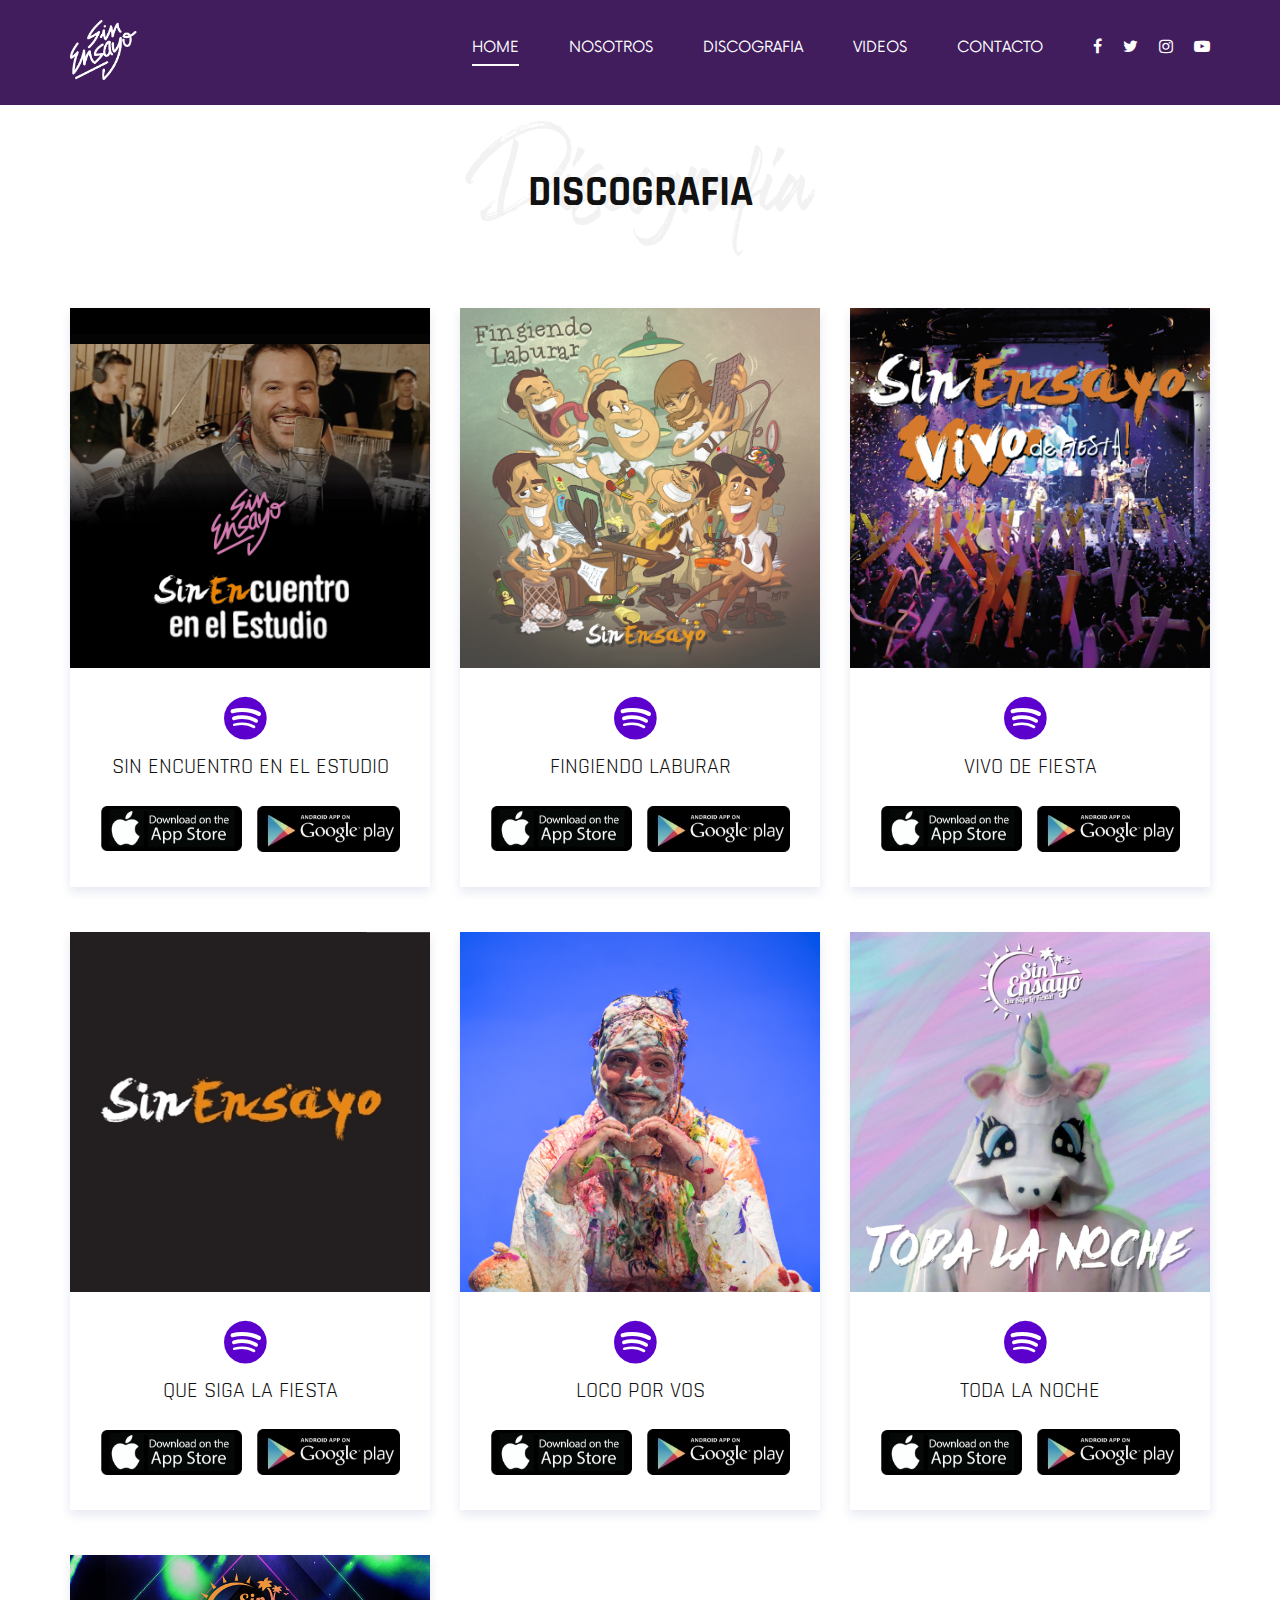
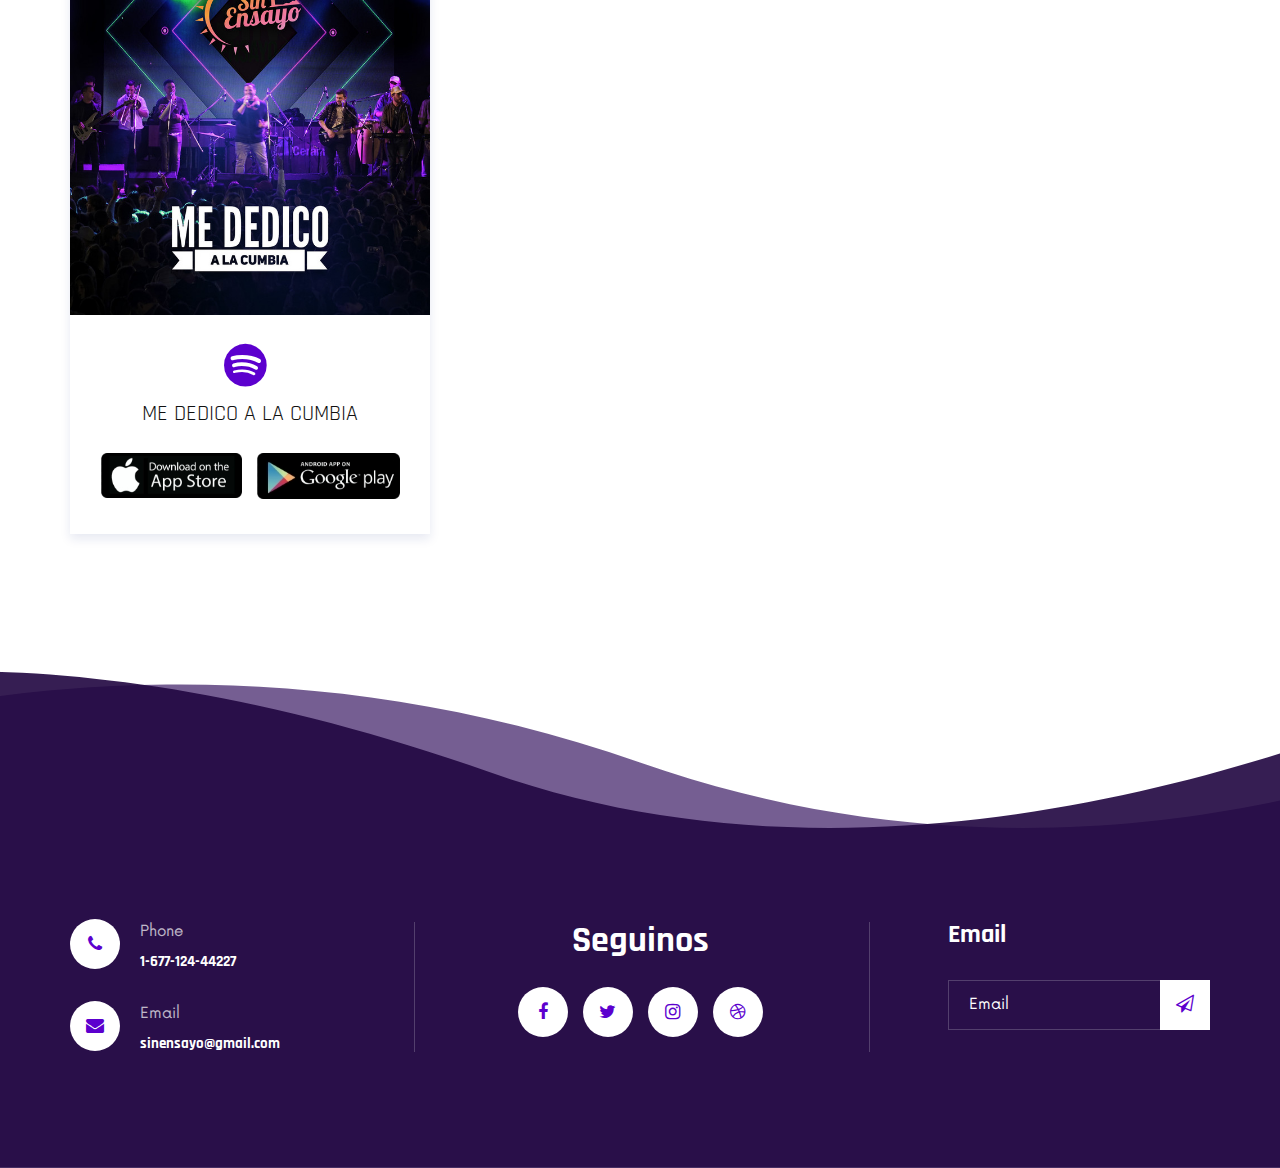
<file: discography.html>
<!DOCTYPE html>
<html lang="zxx">

<head>
    <meta charset="UTF-8">
    <meta name="description" content="Sin Ensayo">
    <meta name="keywords" content="DJoz, unica, creative, html">
    <meta name="viewport" content="width=device-width, initial-scale=1.0">
    <meta http-equiv="X-UA-Compatible" content="ie=edge">
    <title>Sin Ensayo</title>

    <!-- Google Font -->
    <link href="https://fonts.googleapis.com/css2?family=Rajdhani:wght@400;500;600;700&display=swap" rel="stylesheet">

    <!-- Css Styles -->
    <link rel="stylesheet" href="css/bootstrap.min.css" type="text/css">
    <link rel="stylesheet" href="css/font-awesome.min.css" type="text/css">
    <link rel="stylesheet" href="css/barfiller.css" type="text/css">
    <link rel="stylesheet" href="css/nowfont.css" type="text/css">
    <link rel="stylesheet" href="css/rockville.css" type="text/css">
    <link rel="stylesheet" href="css/magnific-popup.css" type="text/css">
    <link rel="stylesheet" href="css/owl.carousel.min.css" type="text/css">
    <link rel="stylesheet" href="css/slicknav.min.css" type="text/css">
    <link rel="stylesheet" href="css/style.css" type="text/css">
</head>

<body>
    <!-- Page Preloder -->
    <div id="preloder">
        <div class="loader"></div>
    </div>

    <!-- Header Section Begin -->
    <header class="header header--normal">
        <header class="header">
            <div class="container">
                <div class="row">
                    <div class="col-lg-2 col-md-2">
                        <div class="header__logo">
                            <a href="./index.html"><img src="img/fotosSinEnsayo/LOGOTIPO_blanco.png" style="height: 60px;" alt=""></a>
                        </div>
                    </div>
                    <div class="col-lg-10 col-md-10">
                        <div class="header__nav">
                            <nav class="header__menu mobile-menu">
                                <ul>
                                    <li class="active"><a href="./index.html">Home</a></li>
                                    <li><a href="./#">Nosotros</a></li>
                                    <li><a href="discography.html">Discografia</a></li>
                                    <li><a href="./#">Videos</a></li>
                                    <li><a href="./#">Contacto</a></li>
                                </ul>
                            </nav>
                            <div class="header__right__social">
                                <a href="#"><i class="fa fa-facebook"></i></a>
                                <a href="#"><i class="fa fa-twitter"></i></a>
                                <a href="#"><i class="fa fa-instagram"></i></a>
                                <a href="#"><i class="fa fa-youtube-play"></i></a>
                            </div>
                        </div>
                    </div>
                </div>
                <div id="mobile-menu-wrap"></div>
            </div>
        </header>
    </header>
    <!-- Header Section End -->

    <!-- Breadcrumb Begin -->

    <!-- Breadcrumb End -->

    <!-- Discography Section Begin -->
    <section class="discography spad ">
        <div class="container mt-5">
            <div class="row">
                <div class="col-lg-12">
                    <div class="section-title center-title">
                        <h2>Discografia</h2>
                        <h1>Discografia</h1>
                    </div>
                </div>
            </div>
            <div class="row">
                <div class="col-lg-4 col-md-6 col-sm-6">
                    <div class="discography__item">
                        <div class="discography__item__pic">
                            <img src="img/fotosSinEnsayo/PORTADA-SPOTIFY.jpg" alt="">
                        </div>
                        <div class="discography__item__text">
                            <a href=""> <span><i class="fa fa-spotify" style="font-size: 50px;"></i></span></a>
                            <h4>Sin Encuentro en el Estudio</h4>
                            <a href="https://music.apple.com/ar/album/sin-encuentro-en-el-estudio-ep/1559010643"><img src="img/discography/link-1.jpg" alt=""></a>
                            <a href=""><img src="img/discography/link-2.jpg" alt=""></a>
                        </div>
                    </div>
                </div>
                <div class="col-lg-4 col-md-6 col-sm-6">
                    <div class="discography__item">
                        <div class="discography__item__pic">
                            <img src="img/fotosSinEnsayo/tapa spotify etc.jpg" alt="">
                        </div>
                        <div class="discography__item__text">
                            <span></span>
                            <a href=""> <span><i class="fa fa-spotify" style="font-size: 50px;"></i></span></a>
                            <h4>Fingiendo Laburar</h4>

                            <a href="https://music.apple.com/ar/album/fingiendo-laburar/1033935047"><img src="img/discography/link-1.jpg" alt=""></a>
                            <a href="#"><img src="img/discography/link-2.jpg" alt=""></a>
                        </div>
                    </div>
                </div>
                <div class="col-lg-4 col-md-6 col-sm-6">
                    <div class="discography__item">
                        <div class="discography__item__pic">
                            <img src="img/fotosSinEnsayo/vivo de fiesta sopotify.jpg" alt="">
                        </div>
                        <div class="discography__item__text">
                            <a href=""> <span><i class="fa fa-spotify" style="font-size: 50px;"></i></span></a>
                            <h4>Vivo de Fiesta</h4>
                            <a href="https://music.apple.com/ar/album/vivo-de-fiesta-en-vivo/1047404240"><img src="img/discography/link-1.jpg" alt=""></a>
                            <a href="#"><img src="img/discography/link-2.jpg" alt=""></a>
                        </div>
                    </div>
                </div>
                <div class="col-lg-4 col-md-6 col-sm-6">
                    <div class="discography__item">
                        <div class="discography__item__pic">
                            <img src="img/fotosSinEnsayo/que siga.jpg" alt="">
                        </div>
                        <div class="discography__item__text">
                            <a href=""> <span><i class="fa fa-spotify" style="font-size: 50px;"></i></span></a>
                            <h4>Que Siga La Fiesta</h4>
                            <a href="https://music.apple.com/ar/album/que-siga-la-fiesta/1266354781"><img src="img/discography/link-1.jpg" alt=""></a>
                            <a href="#"><img src="img/discography/link-2.jpg" alt=""></a>
                        </div>
                    </div>
                </div>
                <div class="col-lg-4 col-md-6 col-sm-6">
                    <div class="discography__item">
                        <div class="discography__item__pic">
                            <img src="img/fotosSinEnsayo/ezeVideo.jpg" alt="">
                        </div>
                        <div class="discography__item__text">
                            <a href=""> <span><i class="fa fa-spotify" style="font-size: 50px;"></i></span></a>
                            <h4>Loco Por Vos</h4>
                            <a href="https://music.apple.com/ar/album/loco-x-vos-single/1540255233"><img src="img/discography/link-1.jpg" alt=""></a>
                            <a href="#"><img src="img/discography/link-2.jpg" alt=""></a>
                        </div>
                    </div>
                </div>
                <div class="col-lg-4 col-md-6 col-sm-6">
                    <div class="discography__item">
                        <div class="discography__item__pic">
                            <img src="img/fotosSinEnsayo/toda.webp" alt="">
                        </div>
                        <div class="discography__item__text">
                            <a href=""> <span><i class="fa fa-spotify" style="font-size: 50px;"></i></span></a>
                            <h4>Toda La Noche</h4>
                            <a href="https://music.apple.com/ar/album/toda-la-noche-single/1309815193"><img src="img/discography/link-1.jpg" alt=""></a>
                            <a href="#"><img src="img/discography/link-2.jpg" alt=""></a>
                        </div>
                    </div>
                </div>
                <div class="col-lg-4 col-md-6 col-sm-6">
                    <div class="discography__item">
                        <div class="discography__item__pic">
                            <img src="img/fotosSinEnsayo/meDedico.jpg" alt="">
                        </div>
                        <div class="discography__item__text">
                            <a href=""> <span><i class="fa fa-spotify" style="font-size: 50px;"></i></span></a>
                            <h4>Me Dedico a La Cumbia</h4>
                            <a href="https://music.apple.com/ar/album/toda-la-noche-single/1309815193"><img src="img/discography/link-1.jpg" alt=""></a>
                            <a href="#"><img src="img/discography/link-2.jpg" alt=""></a>
                        </div>
                    </div>
                </div>
            </div>
        </div>
    </section>
    <!-- Discography Section End -->

    <!-- Footer Section Begin -->
    <footer class="footer footer--normal spad set-bg" data-setbg="img/footer-bg.png">
        <div class="container">
            <div class="row">
                <div class="col-lg-3 col-md-6">
                    <div class="footer__address">
                        <ul>
                            <li>
                                <i class="fa fa-phone"></i>
                                <p>Phone</p>
                                <h6>1-677-124-44227</h6>
                            </li>
                            <li>
                                <i class="fa fa-envelope"></i>
                                <p>Email</p>
                                <h6>sinensayo@gmail.com</h6>
                            </li>
                        </ul>
                    </div>
                </div>
                <div class="col-lg-4 offset-lg-1 col-md-6">
                    <div class="footer__social">
                        <h2>Seguinos</h2>
                        <div class="footer__social__links">
                            <a href="#"><i class="fa fa-facebook"></i></a>
                            <a href="#"><i class="fa fa-twitter"></i></a>
                            <a href="#"><i class="fa fa-instagram"></i></a>
                            <a href="#"><i class="fa fa-dribbble"></i></a>
                        </div>
                    </div>
                </div>
                <div class="col-lg-3 offset-lg-1 col-md-6">
                    <div class="footer__newslatter">
                        <h4>Email</h4>
                        <form action="#">
                            <input type="text" placeholder="Email">
                            <button type="submit"><i class="fa fa-send-o"></i></button>
                        </form>
                    </div>
                </div>
            </div>
        </div>
    </footer>
    <!-- Footer Section End -->

    <!-- Js Plugins -->
    <script src="js/jquery-3.3.1.min.js"></script>
    <script src="js/bootstrap.min.js"></script>
    <script src="js/jquery.magnific-popup.min.js"></script>
    <script src="js/jquery.nicescroll.min.js"></script>
    <script src="js/jquery.barfiller.js"></script>
    <script src="js/jquery.countdown.min.js"></script>
    <script src="js/jquery.slicknav.js"></script>
    <script src="js/owl.carousel.min.js"></script>
    <script src="js/main.js"></script>

    <!-- Music Plugin -->
    <script src="js/jquery.jplayer.min.js"></script>
    <script src="js/jplayerInit.js"></script>
</body>

</html>
</file>
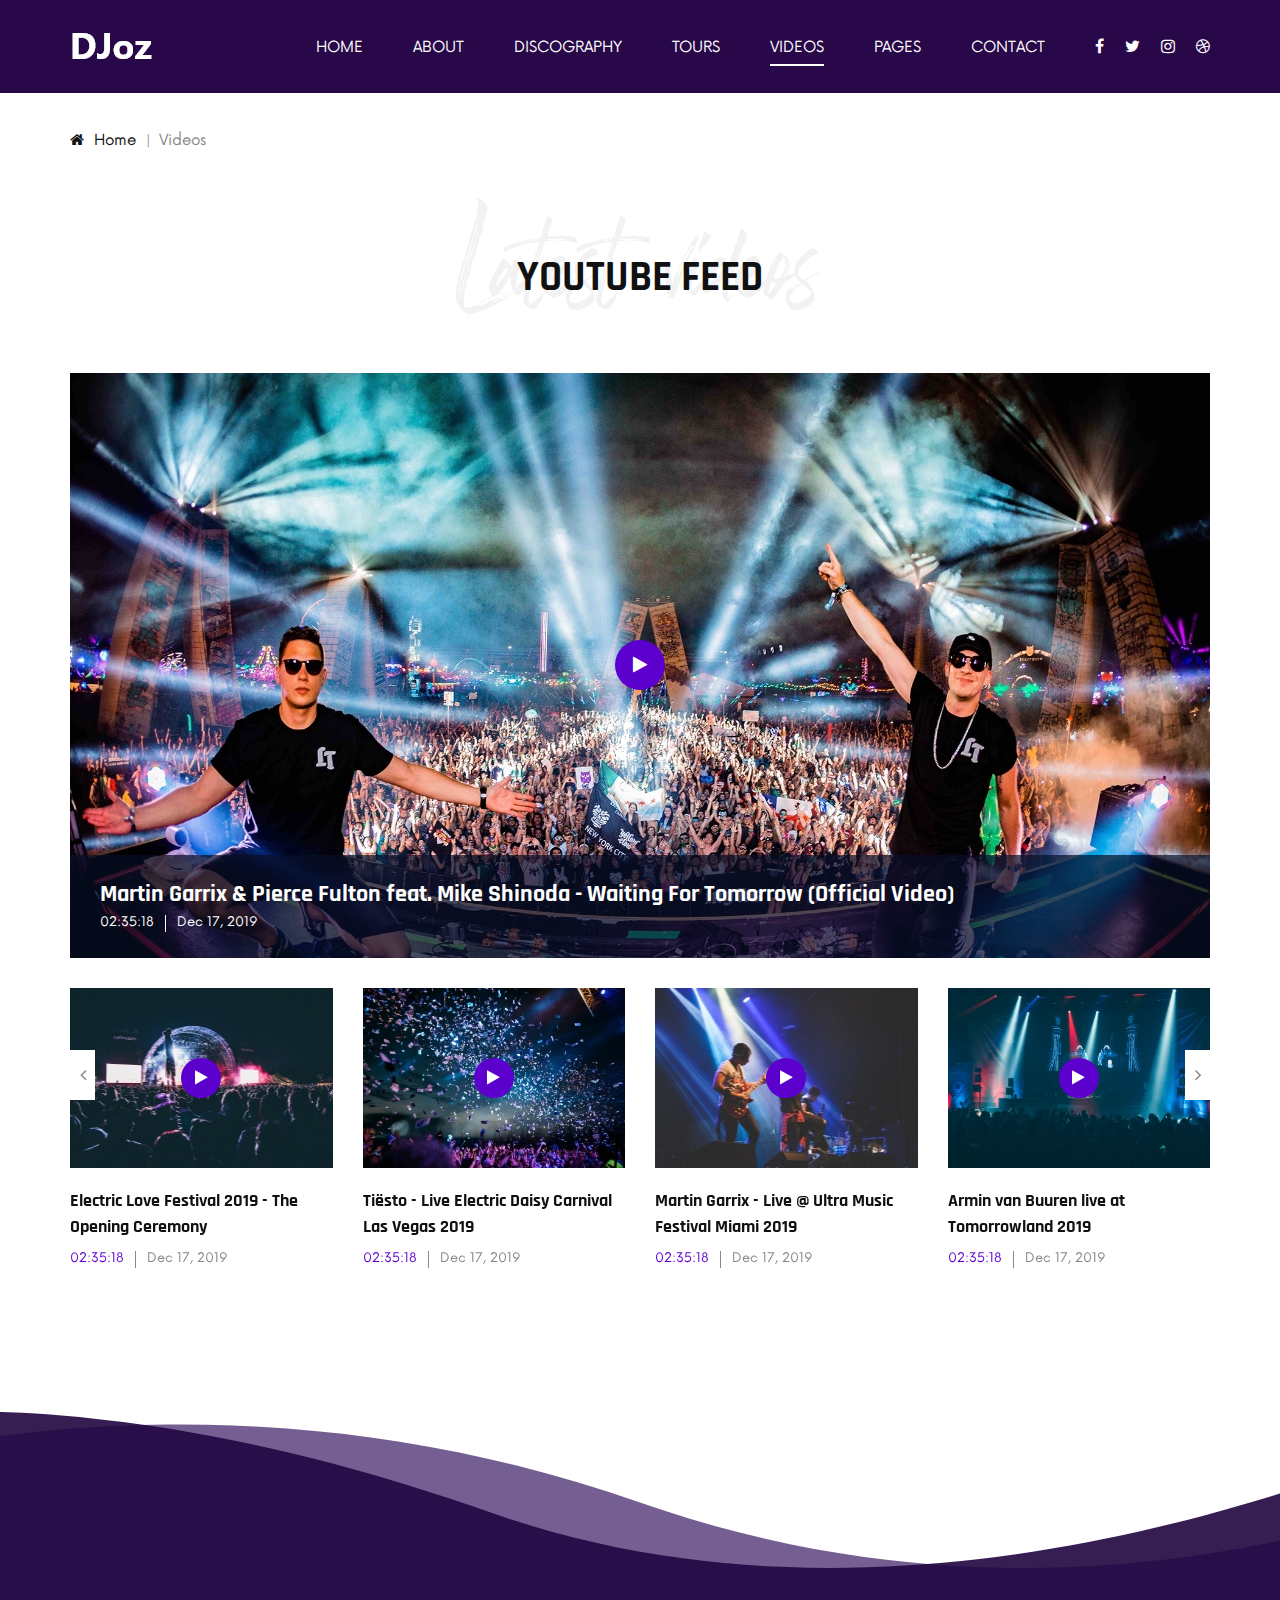
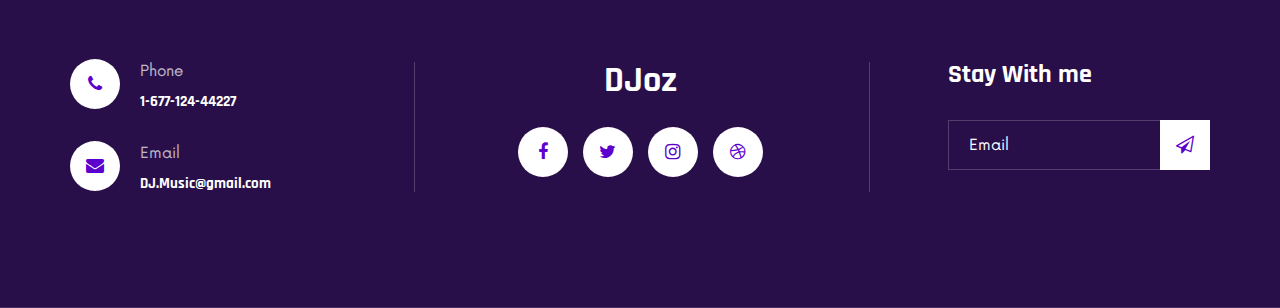
<file: videos.html>
<!DOCTYPE html>
<html lang="zxx">

<head>
    <meta charset="UTF-8">
    <meta name="description" content="DJoz Template">
    <meta name="keywords" content="DJoz, unica, creative, html">
    <meta name="viewport" content="width=device-width, initial-scale=1.0">
    <meta http-equiv="X-UA-Compatible" content="ie=edge">
    <title>DJoz | Template</title>

    <!-- Google Font -->
    <link href="https://fonts.googleapis.com/css2?family=Rajdhani:wght@400;500;600;700&display=swap" rel="stylesheet">

    <!-- Css Styles -->
    <link rel="stylesheet" href="css/bootstrap.min.css" type="text/css">
    <link rel="stylesheet" href="css/font-awesome.min.css" type="text/css">
    <link rel="stylesheet" href="css/barfiller.css" type="text/css">
    <link rel="stylesheet" href="css/nowfont.css" type="text/css">
    <link rel="stylesheet" href="css/rockville.css" type="text/css">
    <link rel="stylesheet" href="css/magnific-popup.css" type="text/css">
    <link rel="stylesheet" href="css/owl.carousel.min.css" type="text/css">
    <link rel="stylesheet" href="css/slicknav.min.css" type="text/css">
    <link rel="stylesheet" href="css/style.css" type="text/css">
</head>

<body>
    <!-- Page Preloder -->
    <div id="preloder">
        <div class="loader"></div>
    </div>

    <!-- Header Section Begin -->
    <header class="header header--normal">
        <div class="container">
            <div class="row">
                <div class="col-lg-2 col-md-2">
                    <div class="header__logo">
                        <a href="./index.html"><img src="img/logo.png" alt=""></a>
                    </div>
                </div>
                <div class="col-lg-10 col-md-10">
                    <div class="header__nav">
                        <nav class="header__menu mobile-menu">
                            <ul>
                                <li><a href="./index.html">Home</a></li>
                                <li><a href="./about.html">About</a></li>
                                <li><a href="./discography.html">Discography</a></li>
                                <li><a href="./tours.html">Tours</a></li>
                                <li class="active"><a href="./videos.html">Videos</a></li>
                                <li><a href="#">Pages</a>
                                    <ul class="dropdown">
                                        <li><a href="./about.html">About</a></li>
                                        <li><a href="./blog.html">Blog</a></li>
                                        <li><a href="./blog-details.html">Blog Details</a></li>
                                    </ul>
                                </li>
                                <li><a href="./contact.html">Contact</a></li>
                            </ul>
                        </nav>
                        <div class="header__right__social">
                            <a href="#"><i class="fa fa-facebook"></i></a>
                            <a href="#"><i class="fa fa-twitter"></i></a>
                            <a href="#"><i class="fa fa-instagram"></i></a>
                            <a href="#"><i class="fa fa-dribbble"></i></a>
                        </div>
                    </div>
                </div>
            </div>
            <div id="mobile-menu-wrap"></div>
        </div>
    </header>
    <!-- Header Section End -->

    <!-- Breadcrumb Begin -->
    <div class="breadcrumb-option">
        <div class="container">
            <div class="row">
                <div class="col-lg-12">
                    <div class="breadcrumb__links">
                        <a href="#"><i class="fa fa-home"></i> Home</a>
                        <span>Videos</span>
                    </div>
                </div>
            </div>
        </div>
    </div>
    <!-- Breadcrumb End -->

    <!-- Video Section Begin -->
    <section class="videos spad">
        <div class="container">
            <div class="row">
                <div class="col-lg-12">
                    <div class="section-title center-title">
                        <h2>YOutube feed</h2>
                        <h1>Latest videos</h1>
                    </div>
                    <div class="videos__large__item set-bg" data-setbg="img/videos/large-item.jpg">
                        <a href="https://www.youtube.com/watch?v=yJg-Y5byMMw?autoplay=1" class="play-btn video-popup"><i class="fa fa-play"></i></a>
                        <div class="videos__large__item__text">
                            <h4>Martin Garrix & Pierce Fulton feat. Mike Shinoda - Waiting For Tomorrow (Official Video)
                            </h4>
                            <ul>
                                <li>02:35:18</li>
                                <li>Dec 17, 2019</li>
                            </ul>
                        </div>
                    </div>
                    <div class="row">
                        <div class="videos__slider owl-carousel">
                            <div class="col-lg-3">
                                <div class="videos__item">
                                    <div class="videos__item__pic set-bg" data-setbg="img/videos/videos-1.jpg">
                                        <a href="https://www.youtube.com/watch?v=yJg-Y5byMMw?autoplay=1" class="play-btn video-popup"><i class="fa fa-play"></i></a>
                                    </div>
                                    <div class="videos__item__text">
                                        <h5>Electric Love Festival 2019 - The Opening Ceremony</h5>
                                        <ul>
                                            <li>02:35:18</li>
                                            <li>Dec 17, 2019</li>
                                        </ul>
                                    </div>
                                </div>
                            </div>
                            <div class="col-lg-3">
                                <div class="videos__item">
                                    <div class="videos__item__pic set-bg" data-setbg="img/videos/videos-2.jpg">
                                        <a href="https://www.youtube.com/watch?v=K4DyBUG242c?autoplay=1" class="play-btn video-popup"><i class="fa fa-play"></i></a>
                                    </div>
                                    <div class="videos__item__text">
                                        <h5>Tiësto - Live Electric Daisy Carnival Las Vegas 2019</h5>
                                        <ul>
                                            <li>02:35:18</li>
                                            <li>Dec 17, 2019</li>
                                        </ul>
                                    </div>
                                </div>
                            </div>
                            <div class="col-lg-3">
                                <div class="videos__item">
                                    <div class="videos__item__pic set-bg" data-setbg="img/videos/videos-3.jpg">
                                        <a href="https://www.youtube.com/watch?v=3nQNiWdeH2Q?autoplay=1" class="play-btn video-popup"><i class="fa fa-play"></i></a>
                                    </div>
                                    <div class="videos__item__text">
                                        <h5>Martin Garrix - Live @ Ultra Music Festival Miami 2019</h5>
                                        <ul>
                                            <li>02:35:18</li>
                                            <li>Dec 17, 2019</li>
                                        </ul>
                                    </div>
                                </div>
                            </div>
                            <div class="col-lg-3">
                                <div class="videos__item">
                                    <div class="videos__item__pic set-bg" data-setbg="img/videos/videos-4.jpg">
                                        <a href="https://www.youtube.com/watch?v=Srqs4CitU2U?autoplay=1" class="play-btn video-popup"><i class="fa fa-play"></i></a>
                                    </div>
                                    <div class="videos__item__text">
                                        <h5>Armin van Buuren live at Tomorrowland 2019</h5>
                                        <ul>
                                            <li>02:35:18</li>
                                            <li>Dec 17, 2019</li>
                                        </ul>
                                    </div>
                                </div>
                            </div>
                            <div class="col-lg-3">
                                <div class="videos__item">
                                    <div class="videos__item__pic set-bg" data-setbg="img/videos/videos-3.jpg">
                                        <a href="https://www.youtube.com/watch?v=vBGiFtb8Rpw?autoplay=1" class="play-btn video-popup"><i class="fa fa-play"></i></a>
                                    </div>
                                    <div class="videos__item__text">
                                        <h5>Martin Garrix - Live @ Ultra Music Festival Miami 2019</h5>
                                        <ul>
                                            <li>02:35:18</li>
                                            <li>Dec 17, 2019</li>
                                        </ul>
                                    </div>
                                </div>
                            </div>
                        </div>
                    </div>
                </div>
            </div>
        </div>
    </section>
    <!-- Video Section End -->

    <!-- Footer Section Begin -->
    <footer class="footer footer--normal spad set-bg" data-setbg="img/footer-bg.png">
        <div class="container">
            <div class="row">
                <div class="col-lg-3 col-md-6">
                    <div class="footer__address">
                        <ul>
                            <li>
                                <i class="fa fa-phone"></i>
                                <p>Phone</p>
                                <h6>1-677-124-44227</h6>
                            </li>
                            <li>
                                <i class="fa fa-envelope"></i>
                                <p>Email</p>
                                <h6>DJ.Music@gmail.com</h6>
                            </li>
                        </ul>
                    </div>
                </div>
                <div class="col-lg-4 offset-lg-1 col-md-6">
                    <div class="footer__social">
                        <h2>DJoz</h2>
                        <div class="footer__social__links">
                            <a href="#"><i class="fa fa-facebook"></i></a>
                            <a href="#"><i class="fa fa-twitter"></i></a>
                            <a href="#"><i class="fa fa-instagram"></i></a>
                            <a href="#"><i class="fa fa-dribbble"></i></a>
                        </div>
                    </div>
                </div>
                <div class="col-lg-3 offset-lg-1 col-md-6">
                    <div class="footer__newslatter">
                        <h4>Stay With me</h4>
                        <form action="#">
                            <input type="text" placeholder="Email">
                            <button type="submit"><i class="fa fa-send-o"></i></button>
                        </form>
                    </div>
                </div>
            </div>
        </div>
    </footer>
    <!-- Footer Section End -->

    <!-- Js Plugins -->
    <script src="js/jquery-3.3.1.min.js"></script>
    <script src="js/bootstrap.min.js"></script>
    <script src="js/jquery.magnific-popup.min.js"></script>
    <script src="js/jquery.nicescroll.min.js"></script>
    <script src="js/jquery.barfiller.js"></script>
    <script src="js/jquery.countdown.min.js"></script>
    <script src="js/jquery.slicknav.js"></script>
    <script src="js/owl.carousel.min.js"></script>
    <script src="js/main.js"></script>

    <!-- Music Plugin -->
    <script src="js/jquery.jplayer.min.js"></script>
    <script src="js/jplayerInit.js"></script>
</body>

</html>
</file>
<file: css/barfiller.css>
.barfiller {
    width:100%;
    height:12px;
    background:#fcfcfc;
    border:1px solid #ccc;
    position:relative;
    margin-bottom:20px;
    box-shadow: inset 1px 4px 9px -6px rgba(0,0,0,.5); 
    -moz-box-shadow: inset 1px 4px 9px -6px rgba(0,0,0,.5); 
}

.barfiller .fill {
    display:block;
    position:relative;
    width:0px;
    height:100%;
    background:#333;
    z-index:1;
}

.barfiller .tipWrap {
    display:none;
}

.barfiller .tip {
    margin-top:-30px;
    padding:2px 4px;
    font-size:11px;
    color:#fff;
    left:0px;
    position:absolute;
    z-index:2;
    background: #333;
} 

.barfiller .tip:after {
    border:solid;
    border-color:rgba(0,0,0,.8) transparent;
    border-width:6px 6px 0 6px;
    content:"";
    display:block;
    position:absolute;
    left:9px;
    top:100%;
    z-index:9
}
</file>
<file: css/nowfont.css>
/* #### Generated By: http://www.cufonfonts.com #### */

@font-face {
font-family: 'Now Regular';
font-style: normal;
font-weight: normal;
src: local('Now Regular'), url('../fonts/Now-Regular.woff') format('woff');
}


@font-face {
font-family: 'Now Thin';
font-style: normal;
font-weight: normal;
src: local('Now Thin'), url('../fonts/Now-Thin.woff') format('woff');
}


@font-face {
font-family: 'Now Light';
font-style: normal;
font-weight: normal;
src: local('Now Light'), url('../fonts/Now-Light.woff') format('woff');
}


@font-face {
font-family: 'Now Medium';
font-style: normal;
font-weight: normal;
src: local('Now Medium'), url('../fonts/Now-Medium.woff') format('woff');
}


@font-face {
font-family: 'Now Bold';
font-style: normal;
font-weight: normal;
src: local('Now Bold'), url('../fonts/Now-Bold.woff') format('woff');
}


@font-face {
font-family: 'Now Black';
font-style: normal;
font-weight: normal;
src: local('Now Black'), url('../fonts/Now-Black.woff') format('woff');
}
</file>
<file: css/rockville.css>
@font-face {
font-family: 'Rockville Solid Regular';
font-style: normal;
font-weight: normal;
src: local('Rockville Solid Regular'), url('../fonts/Rockville Solid.woff') format('woff');
}
</file>
<file: css/style.css>
/******************************************************************
  Template Name: DJoz
  Description:  DJoz Music HTML Template
  Author: Colorlib
  Author URI: https://colorlib.com
  Version: 1.0
  Created: Colorlib
******************************************************************/


/*------------------------------------------------------------------
[Table of contents]
1.  Template default CSS
	1.1	Variables
	1.2	Mixins
	1.3	Flexbox
	1.4	Reset
2.  Helper Css
3.  Header Section
4.  Hero Section
5.  Services Section
6.  Track Section
7.  Countdown Section
8.  Team Section
9.  Contact
10.  Footer Style
-------------------------------------------------------------------*/


/*----------------------------------------*/


/* Template default CSS
/*----------------------------------------*/

html,
body {
    height: 100%;
    font-family: "Now Regular";
    -webkit-font-smoothing: antialiased;
}

h1,
h2,
h3,
h4,
h5,
h6 {
    margin: 0;
    color: #111111;
    font-weight: 400;
    font-family: "Rajdhani", sans-serif;
}

h1 {
    font-size: 70px;
}

h2 {
    font-size: 36px;
}

h3 {
    font-size: 30px;
}

h4 {
    font-size: 24px;
}

h5 {
    font-size: 18px;
}

h6 {
    font-size: 16px;
}

p {
    font-size: 15px;
    font-family: "Now Regular";
    color: #444444;
    font-weight: 400;
    line-height: 26px;
    margin: 0 0 15px 0;
}

img {
    max-width: 100%;
}

input:focus,
select:focus,
button:focus,
textarea:focus {
    outline: none;
}

a:hover,
a:focus {
    text-decoration: none;
    outline: none;
    color: #ffffff;
}

ul,
ol {
    padding: 0;
    margin: 0;
}


/*---------------------
  Helper CSS
-----------------------*/

.section-title {
    margin-bottom: 40px;
    position: relative;
    z-index: 1;
}

.section-title.center-title {
    text-align: center;
}

.section-title h2 {
    font-size: 42px;
    color: #111111;
    font-weight: 700;
    text-transform: uppercase;
}

.section-title h1 {
    font-size: 100px;
    color: #f2f2f2;
    font-family: "Rockville Solid Regular";
    position: absolute;
    left: 0;
    top: -45px;
    width: 100%;
    z-index: -1;
}

.set-bg {
    background-repeat: no-repeat;
    background-size: cover;
    background-position: top center;
}

.spad {
    padding-top: 100px;
    padding-bottom: 100px;
}

.text-white h1,
.text-white h2,
.text-white h3,
.text-white h4,
.text-white h5,
.text-white h6,
.text-white p,
.text-white span,
.text-white li,
.text-white a {
    color: #fff;
}


/* buttons */

.primary-btn {
    display: inline-block;
    font-size: 15px;
    text-transform: uppercase;
    padding: 14px 25px 12px;
    color: #ffffff;
    background: #5c00ce;
    letter-spacing: 2px;
}

.primary-btn.border-btn {
    background: transparent;
    border: 2px solid #5c00ce;
    color: #111111;
}

.site-btn {
    font-size: 15px;
    color: #ffffff;
    background: #5c00ce;
    font-weight: 700;
    letter-spacing: 2px;
    border: none;
    text-transform: uppercase;
    display: inline-block;
    padding: 14px 30px;
    width: 100%;
}


/* Preloder */

#preloder {
    position: fixed;
    width: 100%;
    height: 100%;
    top: 0;
    left: 0;
    z-index: 999999;
    background: #000;
}

.loader {
    width: 40px;
    height: 40px;
    position: absolute;
    top: 50%;
    left: 50%;
    margin-top: -13px;
    margin-left: -13px;
    border-radius: 60px;
    animation: loader 0.8s linear infinite;
    -webkit-animation: loader 0.8s linear infinite;
}

@keyframes loader {
    0% {
        -webkit-transform: rotate(0deg);
        transform: rotate(0deg);
        border: 4px solid #f44336;
        border-left-color: transparent;
    }
    50% {
        -webkit-transform: rotate(180deg);
        transform: rotate(180deg);
        border: 4px solid #673ab7;
        border-left-color: transparent;
    }
    100% {
        -webkit-transform: rotate(360deg);
        transform: rotate(360deg);
        border: 4px solid #f44336;
        border-left-color: transparent;
    }
}

@-webkit-keyframes loader {
    0% {
        -webkit-transform: rotate(0deg);
        border: 4px solid #f44336;
        border-left-color: transparent;
    }
    50% {
        -webkit-transform: rotate(180deg);
        border: 4px solid #673ab7;
        border-left-color: transparent;
    }
    100% {
        -webkit-transform: rotate(360deg);
        border: 4px solid #f44336;
        border-left-color: transparent;
    }
}


/*---------------------
  Header
-----------------------*/

.header {
    background: rgba(42 1 74 / 89%);
    position: absolute;
    left: 0;
    top: 0;
    width: 100%;
    z-index: 9;
}

.header.header--normal {
    position: relative;
    background: #290849;
}

.header__logo {
    padding: 20px 0 25px;
}

.header__logo a {
    display: inline-block;
}

.header__nav {
    text-align: right;
}

.header__menu {
    padding: 31px 0 27px;
    display: inline-block;
    margin-right: 45px;
}

.header__menu ul li {
    list-style: none;
    display: inline-block;
    margin-right: 45px;
    position: relative;
}

.header__menu ul li.active a:after {
    opacity: 1;
}

.header__menu ul li:hover a:after {
    opacity: 1;
}

.header__menu ul li:hover .dropdown {
    top: 34px;
    opacity: 1;
    visibility: visible;
}

.header__menu ul li:last-child {
    margin-right: 0;
}

.header__menu ul li .dropdown {
    position: absolute;
    left: 0;
    top: 56px;
    width: 150px;
    background: #111111;
    text-align: left;
    padding: 2px 0;
    z-index: 9;
    opacity: 0;
    visibility: hidden;
    -webkit-transition: all, 0.3s;
    -o-transition: all, 0.3s;
    transition: all, 0.3s;
}

.header__menu ul li .dropdown li {
    display: block;
    margin-right: 0;
}

.header__menu ul li .dropdown li a {
    font-size: 14px;
    color: #ffffff;
    font-weight: 400;
    padding: 8px 20px;
    text-transform: capitalize;
}

.header__menu ul li .dropdown li a:after {
    display: none;
}

.header__menu ul li a {
    font-size: 15px;
    text-transform: uppercase;
    color: #ffffff;
    display: block;
    padding: 6px 0;
    position: relative;
}

.header__menu ul li a:after {
    position: absolute;
    left: 0;
    bottom: 0;
    width: 100%;
    height: 2px;
    background: #ffffff;
    content: "";
    -webkit-transition: all, 0.5s;
    -o-transition: all, 0.5s;
    transition: all, 0.5s;
    opacity: 0;
}

.header__right__social {
    display: inline-block;
}

.header__right__social a {
    display: inline-block;
    font-size: 16px;
    color: #ffffff;
    margin-right: 16px;
}

.header__right__social a:last-child {
    margin-right: 0;
}

.slicknav_menu {
    display: none;
}


/*---------------------
  Hero
-----------------------*/

.hero {
    padding-top: 400px;
    padding-bottom: 295px;
    position: relative;
}

.hero__text {
    text-align: center;
}

.hero__text span {
    color: #ffffff;
    text-transform: uppercase;
    letter-spacing: 6px;
}

.hero__text h1 {
    font-size: 110px;
    font-family: "Rockville Solid Regular";
    color: #ffffff;
    margin-bottom: 20px;
    margin-top: 22px;
}

.hero__text p {
    color: #ffffff;
    margin-bottom: 20px;
}

.hero__text .play-btn {
    font-size: 26px;
    color: #5c00ce;
    height: 90px;
    width: 90px;
    border-radius: 50%;
    background: rgba(255, 255, 255, 0.3);
    display: inline-block;
    line-height: 90px;
    text-align: center;
    position: relative;
    z-index: 1;
}

.hero__text .play-btn i {
    position: relative;
    top: 2px;
    left: 2px;
}

.hero__text .play-btn:after {
    position: absolute;
    left: 15px;
    top: 15px;
    height: 60px;
    width: 60px;
    background: #ffffff;
    border-radius: 50%;
    content: "";
    z-index: -1;
}

.linear__icon {
    position: absolute;
    left: 50%;
    bottom: 0;
    margin-left: -16px;
    -webkit-animation: mymove 0.5s infinite alternate;
    animation: mymove 0.5s infinite alternate;
}

.linear__icon i {
    font-size: 50px;
    color: #5c00ce;
}

@-webkit-keyframes mymove {
    0% {
        bottom: 0;
    }
    100% {
        bottom: -10px;
    }
}

@keyframes mymove {
    0% {
        bottom: 0;
    }
    100% {
        bottom: -10px;
    }
}


/*---------------------
  Events
-----------------------*/

.event {
    padding-bottom: 60px;
}

.event .section-title {
    margin-bottom: 10px;
    position: relative;
}

.event .section-title:after {
    position: absolute;
    right: 46px;
    top: 25px;
    height: 2px;
    width: 775px;
    background: rgba(225, 225, 225, 0.3);
    content: "";
    z-index: -1;
}

.event__slider .col-lg-4 {
    max-width: 100%;
}

.event__slider.owl-carousel .owl-stage-outer {
    padding-top: 30px;
    padding-bottom: 40px;
}

.event__slider.owl-carousel .owl-nav {
    position: absolute;
    right: 15px;
    top: -50px;
}

.event__slider.owl-carousel .owl-nav button {
    font-size: 22px;
    color: #111111;
    opacity: 0.5;
    margin-right: 10px;
}

.event__slider.owl-carousel .owl-nav button:last-child {
    margin-right: 0;
}

.event__item {
    -webkit-box-shadow: 0px 3px 15px rgba(22, 41, 124, 0.1);
    box-shadow: 0px 3px 15px rgba(22, 41, 124, 0.1);
}

.event__item__pic {
    height: 360px;
    position: relative;
}

.event__item__pic .tag-date {
    position: absolute;
    left: 0;
    bottom: -21px;
    width: 100%;
    text-align: center;
}

.event__item__pic .tag-date span {
    font-size: 15px;
    color: #ffffff;
    display: inline-block;
    background: #5c00ce;
    padding: 12px 8px 9px 20px;
}

.event__item__text {
    text-align: center;
    padding: 45px 10px 25px;
}

.event__item__text h4 {
    font-size: 26px;
    font-weight: 700;
    color: #111111;
    margin-bottom: 10px;
}

.event__item__text p {
    color: #888888;
    margin-bottom: 0;
}

.event__item__text p i {
    color: #5c00ce;
    margin-right: 8px;
    font-size: 17px;
}


/*---------------------
  Track
-----------------------*/

.track {
    padding-top: 120px;
    padding-bottom: 40px;
    overflow: hidden;
}

.track .section-title {
    margin-bottom: 105px;
}

.track__content {
    height: 502px;
    overflow-y: auto;
}

.track__all {
    text-align: right;
    margin-bottom: 100px;
}

.jp-play {
    position: relative;
    height: 50px;
    width: 50px;
    background: transparent;
    border: 2px solid #e1e1e1;
    border-radius: 50%;
}

.jp-play:after {
    position: absolute;
    display: block;
    left: 17px;
    top: 12px;
    width: 16px;
    height: 20px;
    background: url(../img/play-default.png);
    content: "";
}

.jp-state-playing .jp-play {
    background: #5c00ce !important;
    border-color: #5c00ce !important;
}

.jp-state-playing .jp-play:after {
    background: url(../img/pause.png) !important;
    left: 15px;
    top: 12px;
}

.jp-audio .jp-play:focus {
    background: #5c00ce !important;
    border-color: #5c00ce !important;
}

.jp-audio .jp-play:focus:after {
    background: url(../img/play.png);
}

.jp-seek-bar>div {
    height: 5px;
    background: #e1e1e1;
    cursor: pointer;
    width: 245px;
}

.player_bars {
    width: 350px;
    display: table;
    padding-left: 50px;
    position: relative;
    padding-top: 25px;
    float: left;
    margin-right: 30px;
}

.jp-play-bar {
    position: relative;
    height: 100%;
    background: #5c00ce;
    overflow: visible !important;
}

.jp-current-time {
    font-size: 15px;
    color: #111111;
    position: absolute;
    left: -50px;
    top: -9px;
}

.jp-duration {
    font-size: 15px;
    color: #111111;
    position: absolute;
    right: 0;
    top: 16px;
}

.player_controls_box {
    width: 50px;
    float: left;
    margin-right: 20px;
}

.jp-mute {
    font-size: 18px;
    border: none;
    background: none;
    color: #111111;
    position: absolute;
    left: 0;
    top: 13px;
}

.jp-volume-bar {
    height: 5px;
    width: 70px;
    background: #e1e1e1;
    cursor: pointer;
}

.jp-volume-bar-value {
    background: #5c00ce;
    height: 100%;
}

.jp-volume-controls {
    position: relative;
    width: 95px;
    float: left;
    padding-left: 30px;
    padding-top: 25px;
}

.single_player_container {
    overflow: hidden;
    margin-bottom: 40px;
}

.single_player_container:last-child {
    margin-bottom: 0;
}

.single_player_container h4 {
    font-size: 26px;
    color: #111111;
    font-weight: 700;
    margin-bottom: 20px;
    text-transform: uppercase;
}

.track__pic {
    position: relative;
    z-index: 1;
}

.track__pic:after {
    position: absolute;
    left: 0;
    top: 0;
    width: 100%;
    height: 100%;
    background: #f5f5f5;
    content: "";
    z-index: -1;
}

.track__pic img {
    position: relative;
    top: -50px;
    width: calc(100% - 40px);
    margin-left: 40px;
    height: 502px;
}


/*---------------------
  Youtube
-----------------------*/

.youtube {
    padding-bottom: 50px;
}

.youtube .section-title {
    text-align: center;
}

.youtube .section-title h1 {
    font-size: 90px;
}

.youtube__item {
    -webkit-transition: all, 0.3s;
    -o-transition: all, 0.3s;
    transition: all, 0.3s;
    margin-bottom: 30px;
}

.youtube__item:hover {
    -webkit-box-shadow: 0px 3px 30px rgba(22, 41, 124, 0.1);
    box-shadow: 0px 3px 30px rgba(22, 41, 124, 0.1);
}

.youtube__item__pic {
    height: 240px;
    display: -webkit-box;
    display: -ms-flexbox;
    display: flex;
    -webkit-box-align: center;
    -ms-flex-align: center;
    align-items: center;
    -webkit-box-pack: center;
    -ms-flex-pack: center;
    justify-content: center;
}

.youtube__item__pic .play-btn {
    font-size: 16px;
    color: #5c00ce;
    height: 60px;
    width: 60px;
    border-radius: 50%;
    background: rgba(255, 255, 255, 0.3);
    display: inline-block;
    line-height: 60px;
    text-align: center;
    position: relative;
    z-index: 1;
}

.youtube__item__pic .play-btn i {
    position: relative;
    top: 2px;
    left: 2px;
}

.youtube__item__pic .play-btn:after {
    position: absolute;
    left: 10px;
    top: 10px;
    height: 40px;
    width: 40px;
    background: #ffffff;
    border-radius: 50%;
    content: "";
    z-index: -1;
}

.youtube__item__text {
    padding: 25px 30px 20px 20px;
    background: #ffffff;
}

.youtube__item__text h4 {
    font-size: 26px;
    color: #111111;
    line-height: 34px;
    font-weight: 700;
}


/*---------------------
  Countdown
-----------------------*/

.countdown {
    padding-bottom: 780px;
}

.countdown.countdown--page {
    padding-top: 150px;
    padding-bottom: 150px;
}

.countdown__text {
    text-align: center;
    margin-bottom: 36px;
}

.countdown__text h1 {
    font-size: 90px;
    color: #ffffff;
    font-family: "Rockville Solid Regular";
    color: #ffffff;
    margin-bottom: 25px;
}

.countdown__text h4 {
    font-size: 26px;
    font-family: "Now Regular";
    color: #ffffff;
    text-transform: uppercase;
    letter-spacing: 4px;
}

.countdown__timer {
    text-align: center;
    margin-bottom: 30px;
}

.countdown__item {
    display: inline-block;
    margin-right: 80px;
    margin-bottom: 30px;
}

.countdown__item:last-child {
    margin-right: 0;
}

.countdown__item span {
    font-size: 90px;
    font-family: "Rajdhani", sans-serif;
    font-weight: 700;
    color: #ffffff;
    display: block;
    line-height: 100px;
}

.countdown__item p {
    color: #ffffff;
    letter-spacing: 4px;
    text-transform: uppercase;
    margin-bottom: 0;
}

.buy__tickets {
    text-align: center;
}


/*---------------------
  Discography
-----------------------*/

.discography {
    padding-bottom: 40px;
    padding-top: 120px;
    overflow: hidden;
}

.discography .section-title {
    margin-bottom: 90px;
}

.discography__item {
    margin-bottom: 45px;
    -webkit-box-shadow: 0px 5px 10px rgba(22, 41, 124, 0.1);
    box-shadow: 0px 5px 10px rgba(22, 41, 124, 0.1);
}

.discography__item__pic img {
    min-width: 100%;
}

.discography__item__text {
    padding: 25px 30px 35px;
    text-align: center;
}

.discography__item__text span {
    font-size: 18px;
    color: #5c00ce;
    font-weight: 700;
}

.discography__item__text h4 {
    font-size: 22px;
    text-transform: uppercase;
    color: #111111;
    margin-top: 10px;
    margin-bottom: 25px;
}

.discography__item__text a {
    display: inline-block;
    margin-right: 10px;
}

.discography__item__text a:last-child {
    margin-right: 0;
}

.pagination__links {
    text-align: center;
    padding-top: 10px;
}

.pagination__links.blog__pagination {
    text-align: left;
}

.pagination__links a {
    display: inline-block;
    font-size: 15px;
    color: #111111;
    text-transform: uppercase;
    letter-spacing: 2px;
    background: #f2f2f2;
    -webkit-transition: all, 0.3s;
    -o-transition: all, 0.3s;
    transition: all, 0.3s;
    margin-right: 6px;
    margin-bottom: 5px;
    padding: 14px 22px 12px;
}

.pagination__links a:last-child {
    margin-right: 0;
}

.pagination__links a:hover {
    background: #290849;
    color: #ffffff;
}


/*---------------------
  Footer
-----------------------*/

.footer {
    padding-top: 300px;
    padding-bottom: 60px;
    margin-top: -547px;
    height: 549px;
}

.footer.footer--normal {
    margin-top: 0;
}

.footer__address {
    margin-bottom: 50px;
}

.footer__address ul li {
    list-style: none;
    padding-left: 70px;
    position: relative;
    margin-bottom: 30px;
}

.footer__address ul li:last-child {
    margin-bottom: 0;
}

.footer__address ul li i {
    font-size: 18px;
    color: #5c00ce;
    height: 50px;
    width: 50px;
    background: #ffffff;
    border-radius: 50%;
    line-height: 50px;
    text-align: center;
    position: absolute;
    left: 0;
    top: 0;
}

.footer__address ul li p {
    color: #ffffff;
    opacity: 0.7;
    margin-bottom: 8px;
}

.footer__address ul li h6 {
    font-size: 15px;
    font-weight: 700;
    color: #ffffff;
}

.footer__social {
    text-align: center;
    position: relative;
    margin-bottom: 50px;
}

.footer__social::before {
    position: absolute;
    left: -46px;
    top: 3px;
    width: 1px;
    height: 130px;
    background: rgba(255, 255, 255, 0.2);
    content: "";
}

.footer__social::after {
    position: absolute;
    right: -50px;
    top: 3px;
    width: 1px;
    height: 130px;
    background: rgba(255, 255, 255, 0.2);
    content: "";
}

.footer__social h2 {
    color: #ffffff;
    font-weight: 700;
    margin-bottom: 25px;
}

.footer__social .footer__social__links a {
    font-size: 18px;
    color: #5c00ce;
    height: 50px;
    width: 50px;
    background: #ffffff;
    border-radius: 50%;
    line-height: 50px;
    text-align: center;
    display: inline-block;
    margin-right: 10px;
}

.footer__social .footer__social__links a:last-child {
    margin-right: 0;
}

.footer__newslatter {
    margin-bottom: 50px;
}

.footer__newslatter h4 {
    font-size: 26px;
    color: #ffffff;
    font-weight: 700;
    margin-bottom: 30px;
}

.footer__newslatter form {
    position: relative;
}

.footer__newslatter form input {
    height: 50px;
    font-size: 15px;
    color: #ffffff;
    width: 100%;
    background: transparent;
    border: 1px solid rgba(255, 255, 255, 0.2);
    padding-left: 20px;
}

.footer__newslatter form input::-webkit-input-placeholder {
    color: #ffffff;
}

.footer__newslatter form input::-moz-placeholder {
    color: #ffffff;
}

.footer__newslatter form input:-ms-input-placeholder {
    color: #ffffff;
}

.footer__newslatter form input::-ms-input-placeholder {
    color: #ffffff;
}

.footer__newslatter form input::placeholder {
    color: #ffffff;
}

.footer__newslatter form button {
    font-size: 18px;
    color: #5c00ce;
    position: absolute;
    right: 0;
    top: 0;
    height: 100%;
    padding: 0 16px;
    background: #ffffff;
    border: none;
}

.footer__copyright__text {
    text-align: center;
}

.footer__copyright__text p {
    color: #999999;
}

.footer__copyright__text a {
    color: #999999;
    text-decoration: underline;
}

.footer__copyright__text a:hover {
    color: #5c00ce;
}

.footer__copyright__text i {
    color: #c11;
}


/*---------------------
  Breadcrumb
-----------------------*/

.breadcrumb-option {
    padding-top: 35px;
}

.breadcrumb__links a {
    font-size: 15px;
    color: #111111;
    margin-right: 18px;
    display: inline-block;
    position: relative;
}

.breadcrumb__links a:after {
    position: absolute;
    right: -14px;
    top: 0;
    content: "|";
    color: #888888;
}

.breadcrumb__links a i {
    margin-right: 5px;
}

.breadcrumb__links span {
    font-size: 15px;
    color: #888888;
    display: inline-block;
}


/*---------------------
  About
-----------------------*/

.about {
    padding-top: 0;
}

.about.about--page {
    padding-top: 80px;
    padding-bottom: 80px;
}

.about.about--page .section-title {
    margin-bottom: 28px;
}

.about.about--page .section-title h2 {
    line-height: 55px;
}

.about.about--page .about__text {
    padding-top: 15px;
}

.about.about--page .about__text p {
    color: #111111;
}

.about__text {
    padding-top: 110px;
}

.about__text p {
    margin-bottom: 35px;
}


/*---------------------
  Skills
-----------------------*/

.skills {
    padding-bottom: 0;
    padding-top: 80px;
}

.skills__content {
    background: #5c00ce;
    height: 500px;
    padding: 100px 70px 60px;
}

.skills__content .section-title h2 {
    color: #ffffff;
}

.skills__content .section-title h1 {
    color: #ffffff;
    opacity: 0.1;
    text-align: center;
}

.skills__content p {
    color: #ffffff;
    margin-bottom: 32px;
}

.skill__bar__item {
    margin-bottom: 20px;
}

.skill__bar__item p {
    font-size: 15px;
    font-weight: 500;
    color: #ffffff;
    margin-bottom: 10px;
}

.skill__bar__item .barfiller {
    width: 100%;
    height: 5px;
    background: rgba(255, 255, 255, 0.2);
    border: none;
    margin-bottom: 0;
    -webkit-box-shadow: none;
    box-shadow: none;
}

.skill__bar__item .barfiller .tip {
    margin-top: -32px;
    padding: 0;
    font-size: 15px;
    color: #fff;
    background: transparent;
}

.skill__bar__item .barfiller .tip:after {
    display: none;
}

.skills__video {
    height: 500px;
    display: -webkit-box;
    display: -ms-flexbox;
    display: flex;
    -webkit-box-align: center;
    -ms-flex-align: center;
    align-items: center;
    -webkit-box-pack: center;
    -ms-flex-pack: center;
    justify-content: center;
}

.skills__video .play-btn {
    font-size: 26px;
    color: #5c00ce;
    height: 90px;
    width: 90px;
    border-radius: 50%;
    background: rgba(117, 31, 221, 0.3);
    display: inline-block;
    line-height: 90px;
    text-align: center;
    position: relative;
    z-index: 1;
}

.skills__video .play-btn i {
    position: relative;
    top: 2px;
    left: 2px;
}

.skills__video .play-btn:after {
    position: absolute;
    left: 15px;
    top: 15px;
    height: 60px;
    width: 60px;
    background: #ffffff;
    border-radius: 50%;
    content: "";
    z-index: -1;
}


/*---------------------
  About Pic
-----------------------*/

.about-pic {
    overflow: hidden;
}

.about-pic .container-fluid {
    padding-right: 0;
}

.about-pic img {
    min-width: 100%;
    margin-bottom: 10px;
    padding-right: 10px;
}


/*---------------------
  About Services
-----------------------*/

.about-services {
    padding-bottom: 50px;
}

.about-services .section-title {
    margin-bottom: 60px;
}

.about__services__item {
    -webkit-transition: all, 0.3s;
    -o-transition: all, 0.3s;
    transition: all, 0.3s;
}

.about__services__item:hover {
    -webkit-box-shadow: 0px 3px 30px rgba(22, 41, 124, 0.1);
    box-shadow: 0px 3px 30px rgba(22, 41, 124, 0.1);
}

.about__services__item__pic {
    height: 240px;
    position: relative;
}

.about__services__item__pic .icon {
    height: 50px;
    width: 50px;
    background: #5c00ce;
    border-radius: 50%;
    line-height: 50px;
    text-align: center;
    position: absolute;
    left: 0;
    right: 0;
    margin: 0 auto;
    bottom: -25px;
}

.about__services__item__text {
    text-align: center;
    padding: 50px 10px 30px;
}

.about__services__item__text h4 {
    font-size: 26px;
    color: #111111;
    font-weight: 700;
    margin-bottom: 12px;
}

.about__services__item__text p {
    margin-bottom: 0;
}


/*---------------------
  Feature
-----------------------*/

.feature {
    padding-bottom: 70px;
}

.feature.feature--about .section-title span {
    color: #0071e4;
}

.feature.feature--about .feature__item {
    background: #f5f5f5;
}

.feature.feature--about .feature__item h5 {
    color: #111111;
}

.feature__text {
    padding-top: 80px;
}

.feature__text .section-title {
    margin-bottom: 20px;
}

.feature__text p {
    margin-bottom: 26px;
}

.feature__item {
    background: #0c2b4b;
    text-align: center;
    padding: 40px 10px 35px;
    margin-bottom: 30px;
}

.feature__item.right-column {
    margin-top: 120px;
}

.feature__item h5 {
    font-weight: 700;
    text-transform: uppercase;
    color: #ffffff;
    margin-top: 25px;
}


/*---------------------
  Services
-----------------------*/

.services {
    overflow: hidden;
}

.services__left {
    height: 640px;
    display: -webkit-box;
    display: -ms-flexbox;
    display: flex;
    -webkit-box-align: center;
    -ms-flex-align: center;
    align-items: center;
    -webkit-box-pack: center;
    -ms-flex-pack: center;
    justify-content: center;
}

.services__left .play-btn {
    font-size: 26px;
    color: #ffffff;
    height: 90px;
    width: 90px;
    border-radius: 50%;
    background: -webkit-gradient(linear, left top, right top, from(rgba(127, 0, 173, 0.3)), to(rgba(93, 0, 206, 0.3)));
    background: -o-linear-gradient(left, rgba(127, 0, 173, 0.3), rgba(93, 0, 206, 0.3));
    background: linear-gradient(to right, rgba(127, 0, 173, 0.3), rgba(93, 0, 206, 0.3));
    display: inline-block;
    line-height: 90px;
    text-align: center;
    position: relative;
    z-index: 1;
}

.services__left .play-btn i {
    position: relative;
    top: 2px;
    left: 2px;
}

.services__left .play-btn:after {
    position: absolute;
    left: 15px;
    top: 15px;
    height: 60px;
    width: 60px;
    background: -webkit-gradient(linear, left top, right top, from(#7E00AD), to(#5C00CE));
    background: -o-linear-gradient(left, #7E00AD, #5C00CE);
    background: linear-gradient(to right, #7E00AD, #5C00CE);
    border-radius: 50%;
    content: "";
    z-index: -1;
}

.services__list {
    margin: 0;
}

.service__item {
    background: #5c00ce;
    height: 320px;
    padding: 70px 40px 40px 70px;
}

.service__item.deep-bg {
    background: #5400BC;
}

.service__item h4 {
    font-size: 26px;
    color: #ffffff;
    font-weight: 700;
    margin-top: 25px;
    margin-bottom: 10px;
}

.service__item p {
    color: #ffffff;
    margin-bottom: 0;
}


/*---------------------
  Tours
-----------------------*/

.tours {
    padding-top: 150px;
    padding-bottom: 60px;
}

.tours__item__text {
    padding-right: 30px;
    margin-bottom: 100px;
}

.tours__item__text.tours__item__text--right {
    padding-left: 30px;
    padding-right: 0;
}

.tours__item__text h2 {
    font-size: 42px;
    color: #111111;
    text-transform: uppercase;
    margin-bottom: 24px;
}

.tours__item__text .tours__text__widget {
    overflow: hidden;
    border-bottom: 2px solid #f2f2f2;
    padding-bottom: 38px;
}

.tours__item__text .tours__text__widget ul {
    float: left;
}

.tours__item__text .tours__text__widget ul li {
    list-style: none;
    font-size: 15px;
    color: #111111;
    padding-left: 35px;
    position: relative;
    margin-bottom: 10px;
}

.tours__item__text .tours__text__widget ul li:last-child {
    margin-bottom: 0;
}

.tours__item__text .tours__text__widget ul li i {
    color: #5c00ce;
    position: absolute;
    left: 0;
    top: 3px;
}

.tours__item__text .tours__text__widget ul li span {
    display: inline-block;
    padding-right: 8px;
    position: relative;
    margin-right: 5px;
}

.tours__item__text .tours__text__widget ul li span:last-child {
    padding-right: 0;
    margin-right: 0;
}

.tours__item__text .tours__text__widget ul li span:last-child:after {
    display: none;
}

.tours__item__text .tours__text__widget ul li span:after {
    position: absolute;
    right: 0;
    top: 0;
    content: "|";
}

.tours__item__text .tours__text__widget .price {
    font-size: 18px;
    color: #ffffff;
    font-weight: 700;
    display: inline-block;
    padding: 14px 25px 12px 30px;
    background: #5c00ce;
    float: right;
}

.tours__item__text .tours__text__desc {
    padding-top: 40px;
    margin-bottom: 65px;
}

.tours__item__text .tours__text__desc p {
    color: #111111;
    margin-bottom: 20px;
}

.tours__item__text .tours__text__desc p:last-child {
    margin-bottom: 0;
}

.tours__item__pic {
    position: relative;
    z-index: 1;
    padding-right: 50px;
    margin-bottom: 110px;
    padding-left: 30px;
}

.tours__item__pic.tours__item__pic--left {
    padding-left: 50px;
    padding-right: 0;
}

.tours__item__pic.tours__item__pic--left:after {
    left: 0;
}

.tours__item__pic.tours__item__pic--last {
    margin-bottom: 0;
}

.tours__item__pic:after {
    position: absolute;
    left: 50px;
    top: -50px;
    width: calc(100% - 50px);
    height: 100%;
    border: 20px solid rgba(9, 53, 247, 0.1);
    content: "";
    z-index: -1;
}

.tours__item__pic img {
    min-width: 100%;
}


/*---------------------
  Videos
-----------------------*/

.videos {
    padding-bottom: 90px;
}

.videos .section-title {
    margin-bottom: 70px;
}

.videos__large__item {
    height: 585px;
    position: relative;
    display: -webkit-box;
    display: -ms-flexbox;
    display: flex;
    -webkit-box-align: center;
    -ms-flex-align: center;
    align-items: center;
    -webkit-box-pack: center;
    -ms-flex-pack: center;
    justify-content: center;
    margin-bottom: 30px;
}

.videos__large__item .play-btn {
    height: 50px;
    width: 50px;
    background: #5c00ce;
    border-radius: 50%;
    font-size: 18px;
    line-height: 50px;
    text-align: center;
    display: inline-block;
    color: #ffffff;
}

.videos__large__item__text {
    background: rgba(7, 14, 38, 0.7);
    padding: 25px 30px 25px;
    position: absolute;
    left: 0;
    bottom: 0;
    width: 100%;
}

.videos__large__item__text h4 {
    color: #ffffff;
    font-weight: 700;
}

.videos__large__item__text ul li {
    font-size: 13px;
    list-style: none;
    display: inline-block;
    margin-right: 18px;
    color: #ffffff;
    position: relative;
}

.videos__large__item__text ul li:after {
    position: absolute;
    right: -12px;
    top: 2px;
    height: 17px;
    width: 1px;
    background: #ffffff;
    content: "";
}

.videos__large__item__text ul li:last-child {
    margin-right: 0;
}

.videos__large__item__text ul li:last-child:after {
    display: none;
}

.videos__item__pic {
    height: 180px;
    display: -webkit-box;
    display: -ms-flexbox;
    display: flex;
    -webkit-box-align: center;
    -ms-flex-align: center;
    align-items: center;
    -webkit-box-pack: center;
    -ms-flex-pack: center;
    justify-content: center;
}

.videos__item__pic .play-btn {
    height: 40px;
    width: 40px;
    background: #5c00ce;
    border-radius: 50%;
    font-size: 16px;
    line-height: 40px;
    text-align: center;
    display: inline-block;
    color: #ffffff;
}

.videos__item__text {
    padding-top: 20px;
}

.videos__item__text h5 {
    color: #111111;
    font-weight: 700;
    line-height: 26px;
    margin-bottom: 5px;
}

.videos__item__text ul li {
    font-size: 13px;
    list-style: none;
    display: inline-block;
    margin-right: 18px;
    color: #5c00ce;
    position: relative;
}

.videos__item__text ul li:after {
    position: absolute;
    right: -12px;
    top: 2px;
    height: 17px;
    width: 1px;
    background: #888888;
    content: "";
}

.videos__item__text ul li:last-child {
    margin-right: 0;
    color: #888888;
}

.videos__item__text ul li:last-child:after {
    display: none;
}

.videos__slider .col-lg-3 {
    max-width: 100%;
}

.videos__slider.owl-carousel .owl-nav button {
    font-size: 18px;
    color: #888888;
    height: 50px;
    width: 25px;
    background: #ffffff;
    line-height: 50px;
    position: absolute;
    left: 15px;
    top: 22%;
}

.videos__slider.owl-carousel .owl-nav button.owl-next {
    left: auto;
    right: 15px;
}


/*---------------------
    Blog
-----------------------*/

.blog {
    padding-bottom: 60px;
}

.blog .section-title {
    margin-bottom: 80px;
}

.blog__large {
    margin-bottom: 45px;
    -webkit-box-shadow: 0px 3px 10px rgba(22, 41, 124, 0.1);
    box-shadow: 0px 3px 10px rgba(22, 41, 124, 0.1);
    margin-bottom: 50px;
}

.blog__large__pic {
    height: 370px;
    position: relative;
}

.blog__large__pic a {
    font-size: 16px;
    height: 40px;
    width: 40px;
    background: rgba(245, 245, 245, 0.3);
    border-radius: 50%;
    color: #ffffff;
    line-height: 40px;
    text-align: center;
    display: inline-block;
    position: absolute;
    right: 12px;
    bottom: 12px;
}

.blog__large__text {
    background: #ffffff;
    text-align: center;
    padding: 30px 40px 0;
}

.blog__large__text span {
    font-size: 13px;
    text-transform: uppercase;
    color: #5c00ce;
}

.blog__large__text h4 {
    color: #111111;
    font-weight: 700;
    line-height: 31px;
    margin-top: 5px;
    margin-bottom: 15px;
}

.blog__large__text p {
    margin-bottom: 40px;
}

.blog__large__widget {
    border-top: 1px solid #f2f2f2;
    padding: 15px 0 20px;
    text-align: left;
    margin: 0 30px;
}

.blog__large__widget .right__widget {
    text-align: right;
}

.blog__large__widget ul li {
    font-size: 13px;
    color: #888888;
    display: inline-block;
    list-style: none;
    margin-right: 20px;
    position: relative;
}

.blog__large__widget ul li span {
    color: #111111;
}

.blog__large__widget ul li:after {
    position: absolute;
    right: -14px;
    top: -2px;
    content: "|";
}

.blog__large__widget ul li:last-child {
    margin-right: 0;
}

.blog__large__widget ul li:last-child:after {
    display: none;
}

.blog__item {
    -webkit-box-shadow: 0px 3px 10px rgba(22, 41, 124, 0.1);
    box-shadow: 0px 3px 10px rgba(22, 41, 124, 0.1);
    margin-bottom: 50px;
}

.blog__item__pic img {
    min-width: 100%;
}

.blog__item__text {
    text-align: center;
    background: #ffffff;
    padding: 20px 20px 25px;
}

.blog__item__text span {
    font-size: 13px;
    text-transform: uppercase;
    color: #5c00ce;
}

.blog__item__text h5 {
    color: #111111;
    font-weight: 700;
    line-height: 26px;
    font-size: 20px;
    margin-top: 10px;
    margin-bottom: 12px;
}

.blog__item__text ul li {
    font-size: 13px;
    color: #888888;
    display: inline-block;
    list-style: none;
    margin-right: 20px;
    position: relative;
}

.blog__item__text ul li span {
    color: #111111;
}

.blog__item__text ul li:after {
    position: absolute;
    right: -14px;
    top: -2px;
    content: "|";
}

.blog__item__text ul li:last-child {
    margin-right: 0;
}

.blog__item__text ul li:last-child:after {
    display: none;
}


/*---------------------
  Blog Sidebar
-----------------------*/

.blog__sidebar__item {
    text-align: center;
    margin-bottom: 65px;
}

.blog__sidebar__item:last-child {
    margin-bottom: 0;
}

.blog__sidebar__item form input {
    height: 50px;
    font-size: 15px;
    color: #444444;
    padding-left: 20px;
    border: 1px solid #e1e1e1;
    width: 100%;
    margin-bottom: 20px;
}

.blog__sidebar__item form input::-webkit-input-placeholder {
    color: #444444;
}

.blog__sidebar__item form input::-moz-placeholder {
    color: #444444;
}

.blog__sidebar__item form input:-ms-input-placeholder {
    color: #444444;
}

.blog__sidebar__item form input::-ms-input-placeholder {
    color: #444444;
}

.blog__sidebar__item form input::placeholder {
    color: #444444;
}

.blog__sidebar__title {
    text-align: center;
    margin-bottom: 35px;
}

.blog__sidebar__title h4 {
    color: #111111;
    font-weight: 700;
    position: relative;
    padding-bottom: 20px;
}

.blog__sidebar__title h4::before {
    position: absolute;
    left: 0;
    right: 0;
    bottom: 0;
    height: 5px;
    width: 70px;
    background: #e1e1e1;
    content: "";
    margin: 0 auto;
}

.blog__sidebar__social a {
    display: inline-block;
    font-size: 18px;
    color: #111111;
    width: 50px;
    height: 50px;
    background: #f2f2f2;
    border-radius: 50%;
    line-height: 50px;
    text-align: center;
    margin-right: 6px;
    margin-bottom: 5px;
}

.blog__sidebar__social a:last-child {
    margin-right: 6px;
}

.recent__item {
    display: block;
    overflow: hidden;
    margin-bottom: 25px;
    text-align: left;
}

.recent__item__pic {
    float: left;
    margin-right: 25px;
}

.recent__item__text {
    overflow: hidden;
}

.recent__item__text h6 {
    color: #111111;
    line-height: 21px;
    font-weight: 700;
}

.recent__item__text span {
    font-size: 13px;
    color: #888888;
}


/*---------------------
  Blog Details
-----------------------*/

.blog-details {
    padding-bottom: 60px;
    padding-top: 70px;
}

.blog__details__item {
    margin-bottom: 32px;
}

.blog__details__item__pic {
    height: 385px;
    position: relative;
}

.blog__details__item__pic a {
    font-size: 16px;
    height: 40px;
    width: 40px;
    background: rgba(245, 245, 245, 0.3);
    border-radius: 50%;
    color: #ffffff;
    line-height: 40px;
    text-align: center;
    display: inline-block;
    position: absolute;
    right: 12px;
    bottom: 12px;
}

.blog__details__item__text {
    background: #ffffff;
    padding-top: 30px;
}

.blog__details__item__text span {
    font-size: 13px;
    text-transform: uppercase;
    color: #5c00ce;
}

.blog__details__item__text h3 {
    color: #111111;
    font-weight: 700;
    line-height: 31px;
    margin-top: 5px;
    margin-bottom: 15px;
}

.blog__details__item__text p {
    margin-bottom: 40px;
}

.blog__details__item__widget {
    border-top: 1px solid #f2f2f2;
    padding-top: 15px;
    text-align: left;
}

.blog__details__item__widget ul li {
    font-size: 13px;
    color: #888888;
    display: inline-block;
    list-style: none;
    margin-right: 20px;
    position: relative;
}

.blog__details__item__widget ul li span {
    color: #111111;
}

.blog__details__item__widget ul li:after {
    position: absolute;
    right: -14px;
    top: -2px;
    content: "|";
}

.blog__details__item__widget ul li:last-child {
    margin-right: 0;
}

.blog__details__item__widget ul li:last-child:after {
    display: none;
}

.blog__details__desc {
    margin-bottom: 54px;
}

.blog__details__desc p {
    margin-bottom: 20px;
}

.blog__details__desc p:last-child {
    margin-bottom: 0;
}

.blog__details__quote {
    border: 1px solid #e1e1e1;
    padding: 35px 40px 35px 40px;
    position: relative;
    margin-bottom: 35px;
}

.blog__details__quote p {
    font-size: 18px;
    color: #111111;
    line-height: 31px;
}

.blog__details__quote h6 {
    font-size: 15px;
    color: #888888;
    text-transform: uppercase;
}

.blog__details__quote i {
    font-size: 36px;
    color: #5c00ce;
    position: absolute;
    right: 40px;
    bottom: 35px;
}

.blog__details__tags {
    padding-top: 20px;
    margin-bottom: 60px;
}

.blog__details__tags a {
    display: inline-block;
    font-size: 15px;
    color: #444444;
    padding: 12px 20px 10px;
    background: #f5f5f5;
    margin-right: 10px;
}

.blog__details__tags a:last-child {
    margin-right: 0;
}

.blog__details__option {
    margin-bottom: 60px;
}

.blog__option__btn {
    display: block;
    overflow: hidden;
}

.blog__option__btn.blog__option__btn--next {
    text-align: right;
}

.blog__option__btn.blog__option__btn--next .option__btn__name i {
    margin-right: 0;
    margin-left: 6px;
}

.blog__option__btn.blog__option__btn--next .blog__option__btn__item {
    overflow: hidden;
}

.blog__option__btn.blog__option__btn--next .blog__option__btn__item .blog__option__btn__pic {
    float: right;
    margin-right: 0;
    margin-left: 30px;
}

.blog__option__btn .option__btn__name {
    font-size: 15px;
    color: #444444;
    font-weight: 700;
    text-transform: uppercase;
    margin-bottom: 25px;
}

.blog__option__btn .option__btn__name i {
    font-size: 18px;
    font-weight: 700;
    margin-right: 6px;
}

.blog__option__btn__pic {
    float: left;
    margin-right: 26px;
}

.blog__option__btn__text {
    overflow: hidden;
}

.blog__option__btn__text h6 {
    color: #111111;
    font-weight: 700;
    line-height: 21px;
}

.blog__option__btn__text span {
    color: #888888;
    font-size: 13px;
}

.blog__details__services {
    margin-bottom: 30px;
}

.blog__details__services__title,
.blog__details__form__title {
    text-align: center;
    margin-bottom: 30px;
}

.blog__details__services__title h4,
.blog__details__form__title h4 {
    color: #111111;
    font-weight: 700;
    position: relative;
    padding-bottom: 20px;
    font-size: 26px;
}

.blog__details__services__title h4::before,
.blog__details__form__title h4::before {
    position: absolute;
    left: 0;
    right: 0;
    bottom: 0;
    height: 5px;
    width: 70px;
    background: #e1e1e1;
    content: "";
    margin: 0 auto;
}

.blog__details__services__item {
    -webkit-box-shadow: 0px 5px 15px rgba(0, 61, 85, 0.07);
    box-shadow: 0px 5px 15px rgba(0, 61, 85, 0.07);
    margin-bottom: 30px;
}

.blog__details__services__item__pic img {
    min-width: 100%;
}

.blog__details__services__item__text {
    padding: 15px 20px 10px;
}

.blog__details__services__item__text h6 a {
    font-size: 17px;
    color: #111111;
    font-weight: 700;
    line-height: 22px;
}

.blog__details__services__item__text span {
    color: #888888;
    font-size: 13px;
}

.blog__details__form form .input__list,
.contact__form form .input__list {
    margin-right: -20px;
    overflow: hidden;
}

.blog__details__form form .input__list input,
.contact__form form .input__list input {
    height: 50px;
    font-size: 13px;
    color: #666666;
    padding-left: 20px;
    border: 1px solid #e1e1e1;
    width: calc(33.33% - 20px);
    margin-bottom: 20px;
    margin-right: 16px;
}

.blog__details__form form .input__list input::-webkit-input-placeholder,
.contact__form form .input__list input::-webkit-input-placeholder {
    color: #666666;
}

.blog__details__form form .input__list input::-moz-placeholder,
.contact__form form .input__list input::-moz-placeholder {
    color: #666666;
}

.blog__details__form form .input__list input:-ms-input-placeholder,
.contact__form form .input__list input:-ms-input-placeholder {
    color: #666666;
}

.blog__details__form form .input__list input::-ms-input-placeholder,
.contact__form form .input__list input::-ms-input-placeholder {
    color: #666666;
}

.blog__details__form form .input__list input::placeholder,
.contact__form form .input__list input::placeholder {
    color: #666666;
}

.blog__details__form form textarea,
.contact__form form textarea {
    height: 120px;
    font-size: 13px;
    color: #666666;
    padding-left: 20px;
    padding-top: 12px;
    border: 1px solid #e1e1e1;
    width: 100%;
    margin-bottom: 14px;
    resize: none;
}

.blog__details__form form textarea::-webkit-input-placeholder,
.contact__form form textarea::-webkit-input-placeholder {
    color: #666666;
}

.blog__details__form form textarea::-moz-placeholder,
.contact__form form textarea::-moz-placeholder {
    color: #666666;
}

.blog__details__form form textarea:-ms-input-placeholder,
.contact__form form textarea:-ms-input-placeholder {
    color: #666666;
}

.blog__details__form form textarea::-ms-input-placeholder,
.contact__form form textarea::-ms-input-placeholder {
    color: #666666;
}

.blog__details__form form textarea::placeholder,
.contact__form form textarea::placeholder {
    color: #666666;
}


/*---------------------
  Map
-----------------------*/

.map {
    height: 585px;
    margin-top: 60px;
}

.map iframe {
    width: 100%;
}


/*---------------------
  Contact
-----------------------*/

.contact {
    padding-top: 70px;
    padding-bottom: 50px;
}

.contact__address .section-title {
    margin-bottom: 10px;
}

.contact__address .section-title h2 {
    text-transform: none;
}

.contact__address p {
    margin-bottom: 34px;
}

.contact__address ul li {
    list-style: none;
    padding-left: 100px;
    position: relative;
    margin-bottom: 30px;
}

.contact__address ul li:last-child {
    margin-bottom: 0;
}

.contact__address ul li i {
    font-size: 30px;
    height: 70px;
    width: 70px;
    background: #f5f5f5;
    border-radius: 50%;
    line-height: 70px;
    text-align: center;
    color: #5c00ce;
    position: absolute;
    left: 0;
    top: -4px;
}

.contact__address ul li h5 {
    font-size: 20px;
    color: #111111;
    font-weight: 700;
    margin-bottom: 10px;
}

.contact__address ul li p {
    margin-bottom: 0;
}

.contact__address ul li span {
    font-size: 15px;
    color: #111111;
    display: inline-block;
    margin-right: 25px;
    position: relative;
}

.contact__address ul li span:after {
    position: absolute;
    right: -20px;
    top: -1px;
    content: ".";
    font-size: 39px;
    line-height: 0;
    border-radius: 50%;
}

.contact__address ul li span:last-child {
    margin-right: 0;
}

.contact__address ul li span:last-child:after {
    display: none;
}

.contact__form .section-title {
    margin-bottom: 10px;
}

.contact__form .section-title h2 {
    text-transform: none;
}

.contact__form p {
    margin-bottom: 34px;
}


/*--------------------------------- Responsive Media Quaries -----------------------------*/

@media only screen and (min-width: 1200px) {
    .container {
        max-width: 1170px;
    }
}


/* Medium Device = 1200px */

@media only screen and (min-width: 992px) and (max-width: 1199px) {
    .header__menu ul li {
        margin-right: 18px;
    }
    .header__menu {
        margin-right: 30px;
    }
    .service__item {
        padding: 40px 30px 30px 40px;
    }
    .skills__content {
        padding: 60px 40px 40px;
    }
    .discography__item__text a {
        margin-right: 0;
        text-align: center;
        margin-bottom: 10px;
    }
}


/* Tablet Device = 768px */

@media only screen and (min-width: 768px) and (max-width: 991px) {
    .header__right__social {
        display: none;
    }
    .header__menu {
        margin-right: 0;
    }
    .header__menu ul li {
        margin-right: 15px;
    }
    .event .section-title:after {
        width: 560px;
    }
    .track__all {
        text-align: left;
        margin-bottom: 60px;
    }
    .track__content {
        margin-bottom: 120px;
    }
    .track__pic img {
        height: auto;
    }
    .footer {
        height: auto;
    }
    .about.about--page .about__text {
        padding-top: 30px;
    }
    .discography__item__text a {
        margin-right: 0;
        text-align: center;
        margin-bottom: 10px;
    }
    .blog__sidebar {
        padding-top: 50px;
    }
    .contact__address {
        margin-bottom: 40px;
    }
    .footer__social::before {
        display: none;
    }
    .footer__social::after {
        display: none;
    }
    .tours__item__pic {
        margin-bottom: 50px;
    }
    .tours__item__text {
        padding-right: 0;
    }
    .countdown {
        padding-bottom: 776px;
    }
    .footer {
        margin-top: -740px;
        background-position: top 0 left 19%;
    }
}


/* Wide Mobile = 480px */

@media only screen and (max-width: 767px) {
    .hero {
        padding-top: 190px;
        padding-bottom: 200px;
    }
    .event .section-title:after {
        display: none;
    }
    .track__all {
        text-align: left;
        margin-bottom: 60px;
    }
    .track__content {
        margin-bottom: 120px;
    }
    .track .p-0 {
        padding: 0 15px !important;
    }
    .track__pic img {
        height: auto;
    }
    .discography__item__text a {
        margin-right: 0;
        text-align: center;
        margin-bottom: 10px;
    }
    .blog__sidebar {
        padding-top: 50px;
    }
    .contact__address {
        margin-bottom: 40px;
    }
    .footer {
        height: auto;
    }
    .footer__social::before {
        display: none;
    }
    .footer__social::after {
        display: none;
    }
    .player_bars {
        width: 240px;
        margin-right: 20px;
    }
    .jp-seek-bar>div {
        width: 140px;
    }
    .countdown__item {
        margin-right: 0;
        margin-bottom: 30px;
        width: 50%;
        float: left;
    }
    .footer__social {
        text-align: left;
    }
    .skills__content {
        height: auto;
    }
    .about.about--page .about__text {
        padding-top: 30px;
    }
    .tours__item__pic {
        margin-bottom: 50px;
    }
    .blog__large__widget ul {
        text-align: center;
    }
    .blog__large__widget .right__widget {
        text-align: center;
    }
    .blog__option__btn {
        margin-bottom: 30px;
    }
    .blog__details__form form .input__list,
    .contact__form form .input__list {
        margin-right: 0;
        overflow: visible;
    }
    .blog__details__form form .input__list input,
    .contact__form form .input__list input {
        width: 100%;
        margin-right: 0;
    }
    .header__nav {
        display: none;
    }
    .header .container {
        position: relative;
    }
    .slicknav_btn {
        position: absolute;
        right: 15px;
        top: 25px;
        margin: 0;
        border-radius: 0;
        padding: 12px 15px;
        float: none;
        background: #5c00ce;
    }
    .slicknav_nav {
        position: absolute;
        left: 0;
        top: 90px;
        background: #222;
        width: 100%;
    }
    .slicknav_menu {
        background: transparent;
        padding: 0;
        display: block;
    }
    .slicknav_nav ul {
        margin: 0;
        padding: 5px 0;
    }
    .slicknav_nav .slicknav_row,
    .slicknav_nav a {
        padding: 10px 28px;
        margin: 0;
    }
    .slicknav_nav a:hover {
        border-radius: 0;
        background: #5c00ce;
        color: #ffffff;
    }
    .slicknav_nav .slicknav_row:hover {
        border-radius: 0;
        background: #5c00ce;
        color: #ffffff;
    }
    .service__item {
        height: auto;
    }
    .tours__item__text {
        padding-right: 0;
    }
    .countdown {
        padding-bottom: 940px;
    }
    .footer {
        margin-top: -940px;
        background-position: top 0 left 19%;
    }
}


/* Small Device = 320px */

@media only screen and (max-width: 479px) {
    .section-title h1 {
        top: -40px;
        font-size: 79px;
        line-height: 0.8;
    }
    .hero__text h1 {
        font-size: 70px;
    }
    .videos {
        padding-bottom: 0;
    }
    .countdown__text h1 {
        font-size: 50px;
    }
    .single_player_container h4 {
        font-size: 16px;
    }
    .player_bars {
        width: 150px;
        margin-right: 10px;
    }
    .player_controls_box {
        margin-right: 10px;
    }
    .jp-volume-controls {
        width: 68px;
        padding-left: 23px;
    }
    .jp-volume-bar {
        width: 42px;
    }
    .jp-seek-bar>div {
        width: 55px;
    }
    .service__item {
        height: auto;
        padding: 40px 40px 40px 40px;
    }
    .skills__content {
        height: auto;
        padding: 80px 25px 40px;
    }
    .tours__item__text .tours__text__widget ul {
        float: none;
        margin-bottom: 30px;
    }
    .tours__item__text .tours__text__widget .price {
        float: none;
    }
    .tours__item__pic {
        padding-left: 0;
    }
    .tours__item__text.tours__item__text--right {
        padding-left: 0;
    }
    .blog__large__text {
        padding: 30px 20px 0;
    }
    .blog__large__widget {
        margin: 0;
    }
    .blog__details__tags a {
        margin-bottom: 10px;
    }
    .countdown {
        padding-bottom: 980px;
    }
    .footer {
        margin-top: -970px;
        background-position: top 0 left 19%;
    }
}
</file>
